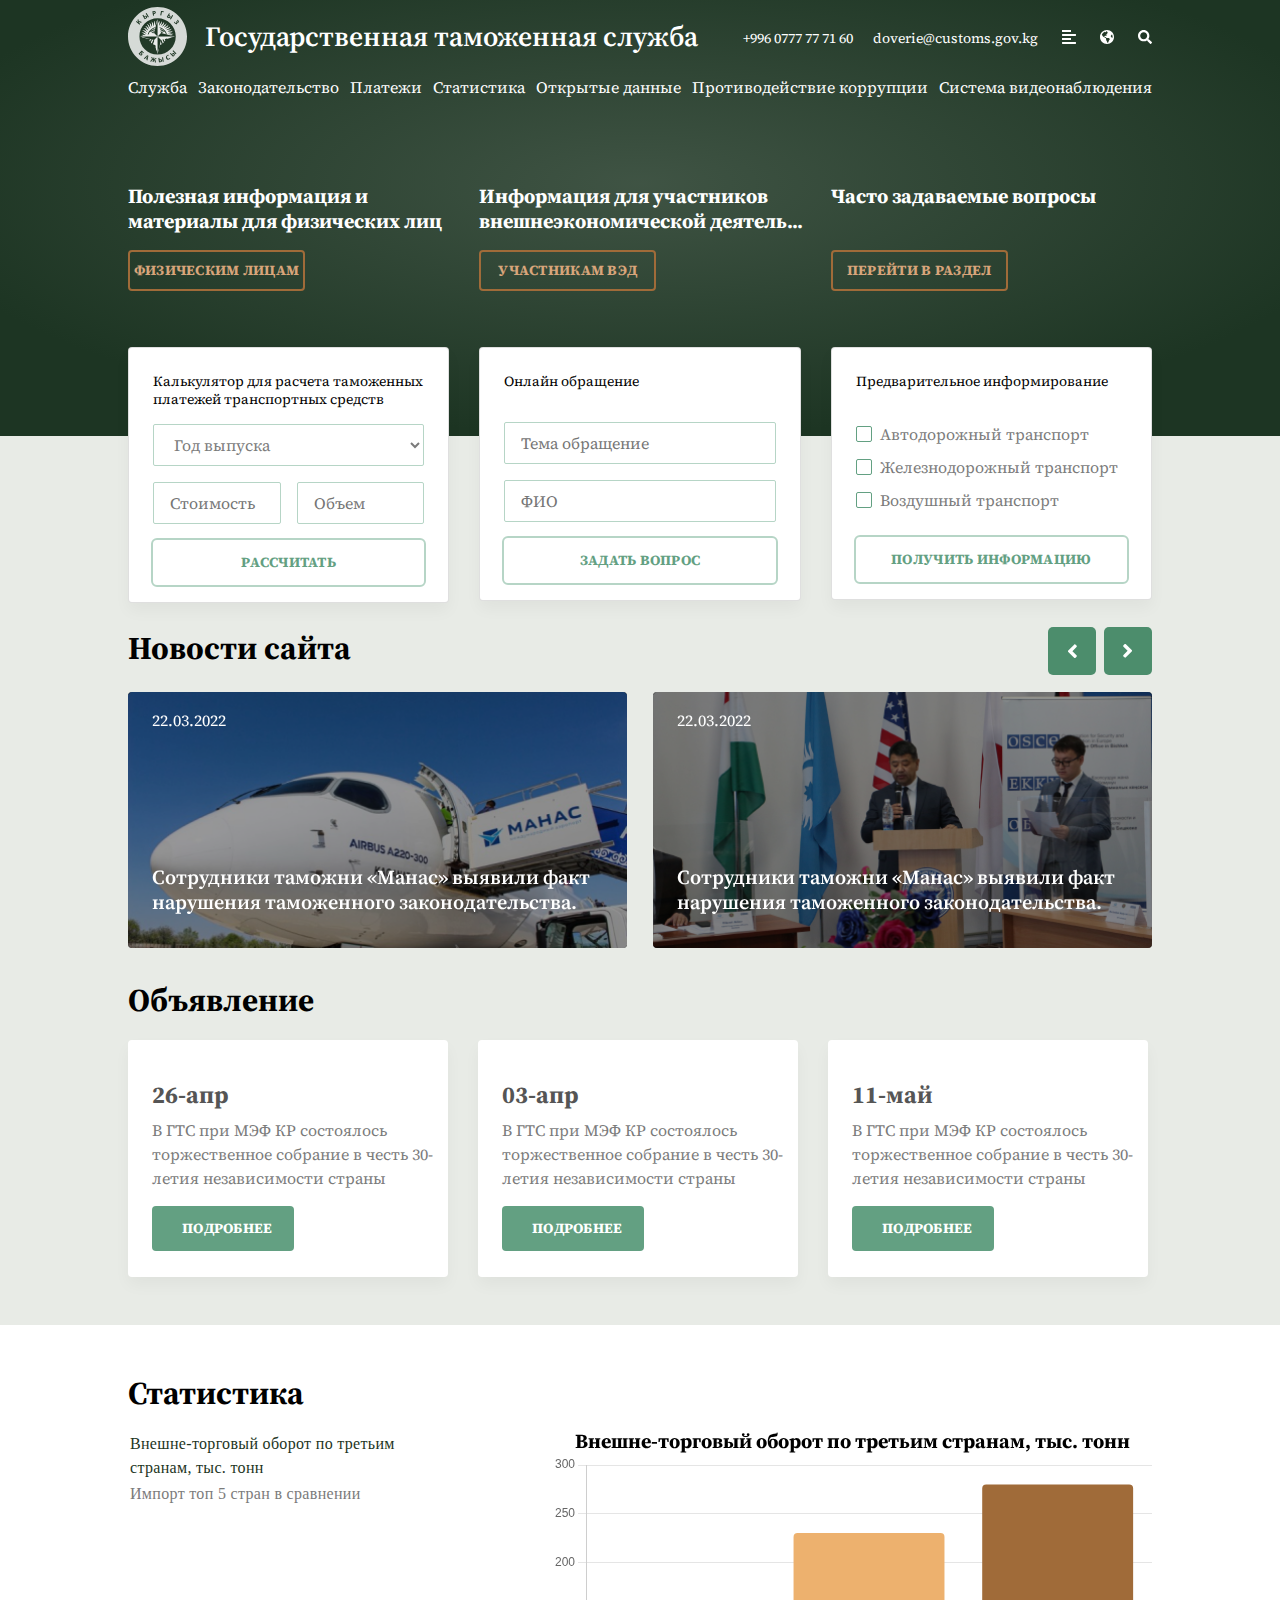
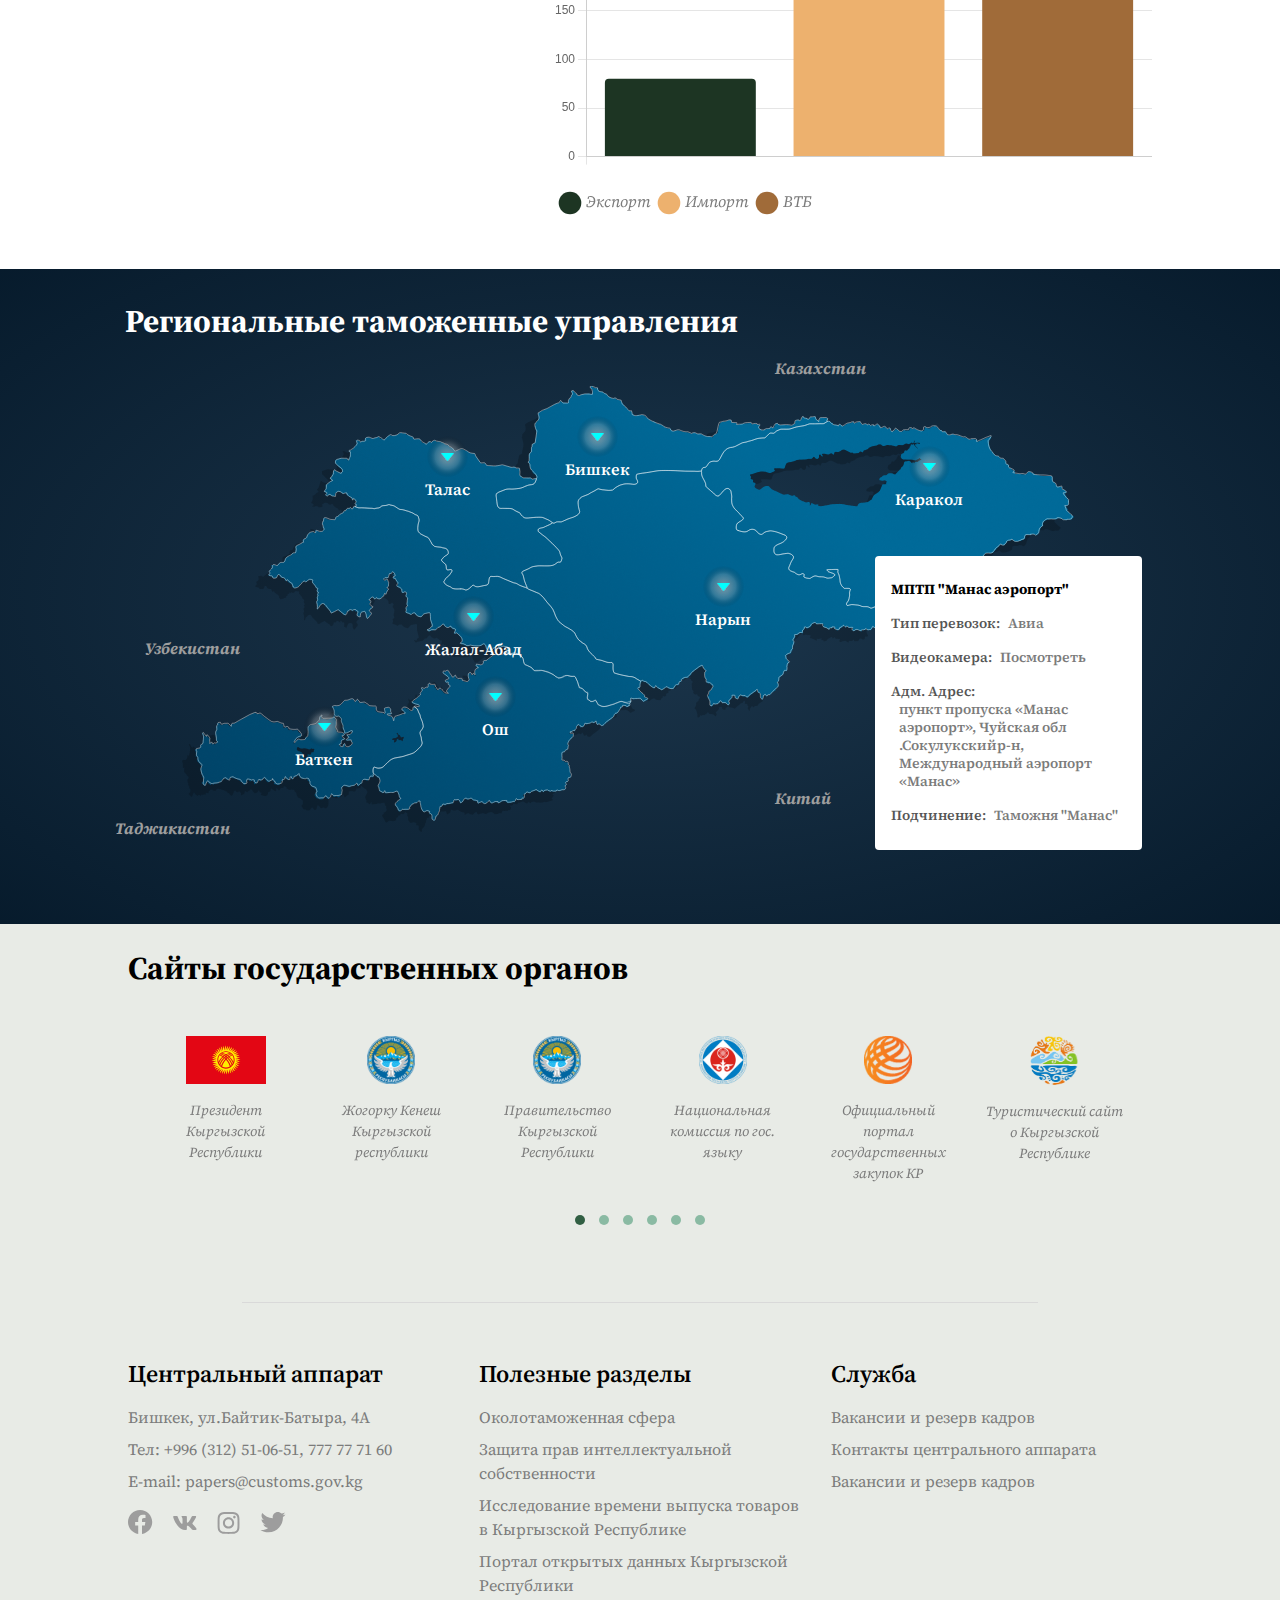
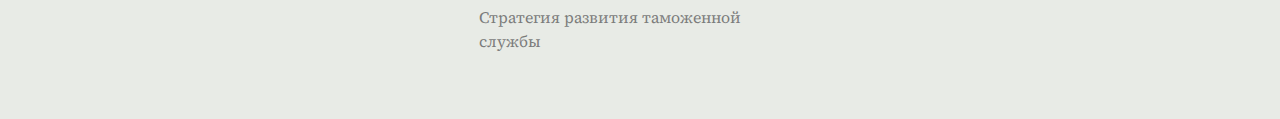
<file: index.html>
<!DOCTYPE html>
<html lang="en">
<head>
    <meta charset="UTF-8">
    <meta http-equiv="X-UA-Compatible" content="IE=edge">
    <meta name="viewport" content="width=device-width, initial-scale=1.0">
    <link rel="stylesheet" href="css/style.css">
    <link rel="stylesheet" href="css/app.css">
    <link rel="stylesheet" href="dist/css/owl.carousel.css">
    <link rel="stylesheet" href="dist/css/owl.theme.default.css">
    <title>ГТС</title>
</head>
<body>
    <header>
        <div class="header-background"></div>
        <div class="container">
            <div class="row banner">
                <div class="col-7 p-0 align-items-center brand" style="display: flex">
                    <img  class="brand-logo" src="images/logo/gts_logo.svg" alt="">
                    <span class="brand-name">Государственная таможенная служба</span>
                </div>
                <div class="col p-0 communication d-flex align-items-center justify-content-end">
                         <div class="communication_data">
                            <span class="communication-phone mr-3">+996 0777 77 71 60</span>
                            <span class="communication-email">doverie@customs.gov.kg</span>
                        </div>
                        <div>
                            <ul class="languages" style="left: -573px;padding-top: 3px;display: none; position: relative; animation-timing-function: cubic-bezier(.59,.31,.24,.86);opacity: 0">
                                <li><a href="#" class="d-flex align-items-center">
                                    <img class="mr-2" src="images/logo/goverments-logo/anthem.svg" width="36" height="21" alt="">
                                    Кыргызча</a></li>
                                <li><a href="#" class="d-flex align-items-center">
                                    <img class="mr-2" src="images/logo/goverments-logo/russia.svg" width="36" height="21" alt="">
                                    Русский</a></li>
                                <li><a href="#" class="d-flex align-items-center">
                                    <img class="mr-2" src="images/logo/goverments-logo/usa.svg" width="36" height="21" alt="">
                                    English</a></li>
                            </ul>
                            <div class="search mr-4" style="width: 100%;display: none; opacity: 0">
                                <form action="" method="post" class="d-flex search-form" >
                                    <label><input class="search-input" type="search" placeholder="Поиск по сайту..." required></label>
                                    <div class="d-flex" style="width: 100%;">
                                        <ul>
                                            <li><a href="#">ГТС</a></li>
                                            <li><a href="#">Таможня</a></li>
                                            <li><a href="#">Контрабанда</a></li>
                                            <li><a href="#">НПА</a></li>
                                            <li><a href="#">Статистика</a></li>
                                        </ul>
                                        <button class="d-flex align-items-center" type="submit"><img src="images/search-btn.svg" alt=""></button>
                                    </div>
                                </form>
                            </div>
                        </div>
                        <div class="header_link-icons" style="display: flex">
                            <img src="images/icons/column-icon.svg" alt="">
                            <img class="changeLanguage" src="images/icons/earth-icon.svg" alt="">
                            <img class="searchBtn" src="images/icons/search-icon.svg" alt="">
                        </div>
                        <div>
                        <img class="close-btn-language" src="images/close_btn.svg" width="23" height="23" alt="" style="display: none; opacity: 0">
                        <img class="close-btn-search" src="images/close_btn.svg" width="23" height="23" alt="" style="display: none; opacity: 0">
                    </div>
                </div>
            </div>
            <div class="row navigation">
                <div class="p-0 col nav">
                    <ul class="nav-item-links d-flex p-0 justify-content-between">
                        <li class="drop">
                            <a href="/html/service.html" class="nav-item-link">Служба</a>
                            <div class="dropdownContain">
                                <div class="dropOut">
                                    <div class="triangle"></div>
                                    <ul>
                                        <li><a href="/html/service.html" class="nav-item-link">История образования ГТС</a></li>
                                        <li><a href="/html/service.html" class="nav-item-link">Руководство ГТС</a></li>
                                        <li><a href="/html/service.html" class="nav-item-link">Общественный совет</a></li>
                                        <li><a href="/html/service.html" class="nav-item-link">Структура ГТС</a></li>
                                        <li><a href="/html/service.html" class="nav-item-link">Контакты</a></li>
                                        <li><a href="/html/service.html" class="nav-item-link">Вакансии и резерв кадров</a></li>
                                        <li><a href="/html/service.html" class="nav-item-link">Таможенные органы</a></li>
                                    </ul>
                                </div>
                            </div>
                        </li>
                        <li class="drop">
                            <a href="/html/service.html" class="nav-item-link">Законодательство</a>
                            <div class="dropdownContain">
                                <div class="dropOut">
                                    <div class="triangle"></div>
                                    <ul>
                                        <li><a href="/html/service.html" class="nav-item-link">История образования ГТС</a></li>
                                        <li><a href="/html/service.html" class="nav-item-link">Руководство ГТС</a></li>
                                        <li><a href="/html/service.html" class="nav-item-link">Общественный совет</a></li>
                                        <li><a href="/html/service.html" class="nav-item-link">Структура ГТС</a></li>
                                        <li><a href="/html/service.html" class="nav-item-link">Контакты</a></li>
                                        <li><a href="/html/service.html" class="nav-item-link">Вакансии и резерв кадров</a></li>
                                        <li><a href="/html/service.html" class="nav-item-link">Таможенные органы</a></li>
                                    </ul>
                                </div>
                            </div>
                        </li>
                        <li><a href="#" class="nav-item-link">Платежи</a></li>
                        <li><a href="#" class="nav-item-link">Статистика</a></li>
                        <li><a href="#" class="nav-item-link">Открытые данные</a></li>
                        <li><a href="#" class="nav-item-link">Противодействие коррупции</a></li>
                        <li><a href="#" class="nav-item-link">Система видеонаблюдения</a></li>
                    </ul>
                </div>
            </div>
            <div class="row information-for-people">
                <div class="row">
                    <div class="col-4">
                        <span class="header-text">Полезная информация и материалы для физических лиц</span>
                        <div>
                            <a href="#" class="information-btn-link">Физическим лицам</a>
                        </div>
                    </div>
                    <div class="col-4 col-4 pr-0">
                        <span class="header-text">Информация для участников внешнеэкономической деятель...</span>
                        <a href="#" class="information-btn-link">Участникам вэд</a>
                    </div>
                    <div class="col-4">
                        <span class="header-text">Часто задаваемые вопросы</span>
                        <div>
                            <a href="#" class="information-btn-link">Перейти в раздел</a>
                        </div>
                    </div>
                </div>
            </div>
            <div class="row online-services">
                <div class="row justify-content-between">
                    <div class="col-4">
                        <div class="card">
                            <div class="card-header-text">
                                <p>Калькулятор для расчета таможенных платежей транспортных средств</p>
                            </div>
                            <div class="card-content">
                                <form action="#" method="POST">
                                    <div class="select">
                                        <select name="" id="" class="select-form">
                                            <option value="" class="option-form" selected disabled>Год выпуска</option>
                                        </select>
                                    </div>
                                    <div class="service-input-place d-flex">
                                        <input class="mr-3" type="text" name="" required placeholder="Стоимость">
                                        <input type="text" name="" required placeholder="Объем">
                                    </div>
                                    <button type="submit" class="service-btn">Рассчитать</button>
                                </form>
                            </div>
                        </div>
                    </div>
                    <div class="col-4">
                        <div class="card">
                            <div class="card-header-text">
                                <p>Онлайн обращение</p>
                            </div>
                            <div class="card-content">
                                <form action="#" method="POST">
                                    <div class="service-input-place">
                                        <input class="mr-3" type="text" name="" required placeholder="Тема обращение">
                                        <input class="mt-3" type="text" name="" required placeholder="ФИО">
                                    </div>
                                    <button type="submit" class="service-btn">Задать вопрос</button>
                                </form>
                            </div>
                        </div>
                    </div>
                    <div class="col-4">
                        <div class="card">
                            <div class="card-header-text">
                                <p>Предварительное информирование</p>
                            </div>
                            <div class="card-content">
                                <form action="#" method="POST">
                                    <div class="service-input-place">
                                        <div class="survey__checkbox good">
                                            <label class="checkboxes d-flex">
                                                <input type="checkbox" class="custom-checkbox" name="auto" id="Auto" onclick="">
                                                <label for="Auto">Автодорожный транспорт</label>
                                            </label>
                                        </div>
                                        <div class="survey__checkbox ">
                                            <label class="checkboxes d-flex">
                                                <input type="checkbox" class="custom-checkbox" name="railway" id="Railway" onclick="">
                                                <label for="Railway">Железнодорожный транспорт</label>
                                            </label>
                                        </div>
                                        <div class="survey__checkbox ">
                                            <label class="checkboxes d-flex">
                                                <input type="checkbox" class="custom-checkbox" name="air" id="air" onclick="">
                                                <label for="air">Воздушный транспорт</label>
                                            </label>
                                        </div>
                                    </div>
                                    <button type="submit" class="service-btn">Получить информацию</button>
                                </form>
                            </div>
                        </div>
                    </div>
                </div>
            </div>
        </div>
    </header>


    <main>
        <section id="news-content" class="news-content">
            <div class="container">
                <div class="row ">
                    <div class="col p-0">
                        <span class="head-text">Новости сайта</span>
                        <div class="news-slider">
                            <div class="owl-carousel new-slider">
                                <div class="item">
                                    <a href="#">
                                        <div class="new-content">
                                            <p class="new-date">22.03.2022</p>
                                            <img src="images/news/1.png" alt="" class="new-img">
                                            <span class="new-description">Сотрудники таможни «Манас» выявили факт нарушения таможенного законодательства.</span>
                                        </div>
                                    </a>
                                </div>
                                <div class="item">
                                    <a href="#">
                                        <div class="new-content">
                                            <p class="new-date">22.03.2022</p>
                                            <img src="images/news/2.png" alt="" class="new-img">
                                            <span class="new-description">Сотрудники таможни «Манас» выявили факт нарушения таможенного законодательства.</span>
                                        </div>
                                    </a>
                                </div>
                            </div>
                        </div>
                    </div>
                </div>
            </div>
        </section>
        <section id="announcement-content" class="announcement-content">
            <div class="container">
                <div class="row ">
                    <div class="row">
                        <div class="col">
                            <span class="head-text">Объявление</span>
                        </div>
                    </div>
                    <div class="row d-flex justify-content-between mt-1">
                        <div class="col-sm-12 col-md-6 col-lg-4 col-xl-4 mt-3">
                            <div class="announcement-card">
                                <h5 class="announcement-date">26-апр</h5>
                                <p class="announcement-description">В ГТС при МЭФ КР состоялось торжественное собрание в честь 30-летия независимости страны</p>
                                <a href="#" class="announcement-link">Подробнее</a>
                            </div>
                        </div>
                        <div class="col-sm-12 col-md-6 col-lg-4 col-xl-4 mt-3">
                            <div class="announcement-card">
                                <h5 class="announcement-date">03-апр</h5>
                                <p class="announcement-description">В ГТС при МЭФ КР состоялось торжественное собрание в честь 30-летия независимости страны</p>
                                <a href="#" class="announcement-link">Подробнее</a>
                            </div>
                        </div>
                        <div class="col-sm-12 col-md-6 col-lg-4 col-xl-4 mt-3">
                            <div class="announcement-card">
                                <h5 class="announcement-date">11-май</h5>
                                <p class="announcement-description">В ГТС при МЭФ КР состоялось торжественное собрание в честь 30-летия независимости страны</p>
                                <a href="#" class="announcement-link">Подробнее</a>
                            </div>
                        </div>
                    </div>
                </div>
            </div>
        </section>
        <section class="chart-content pt-5 mt-5 pb-5" id="chart-content">
            <div class="container">
                <div class="row">
                    <div class="col">
                        <div class="row">
                            <h5 class="head-text">Статистика</h5>
                        </div>
                    </div>
                </div>
                <div class="row">
                    <div class="col p-0 d-flex justify-content-end chart-body">
                        <div class="owl-carousel charts owl-theme">
                        <div class="item" data-dot="<button>Внешне-торговый оборот по третьим странам, тыс. тонн</button>">
                            <div class="chart-container" style="position: relative; height:400px; width:600px">
                                <canvas id="myChart" height="200px"></canvas>
                            </div>
                        </div>
                        <div class="item" data-dot="<button>Импорт топ 5 стран в сравнении</button>">
                            <div class="chart-container" style="position: relative; height:300px; width:600px">
                                <canvas id="myChart-2" height="200px"></canvas>
                            </div>
                        </div>
                    </div>
                </div>
            </div>
        </section>
        <section id="custom-control" class="custom-control">
            <div class="container">
                <div class="row">
                    <div class="col p-0">
                        <div class="row">
                            <h5 class="head-text">Региональные таможенные управления</h5>
                        </div>
                    </div>
                </div>
                <div class="row position-absolute custom">
                    <div class="map d-flex">
                        <svg  viewBox="0 0 1172 581">
                            <a class="bishkek">
                            <path stroke="#ffffff90" stroke-width="1" class="part" d="m 455.08804,122.88152 c 0,0 2.32584,-0.58145 -1.35673,-5.42694 -3.68257,-4.84549 -7.55896,-4.84549 -7.36514,-12.40444 0,0 -1.35674,-3.10111 -2.32583,-3.10111 -0.9691,0 1.16291,-1.9382 1.16291,-1.9382 0,0 0.19382,-5.039305 0.19382,-7.946596 0,-2.907292 2.71347,-3.101111 2.90729,-4.070209 0.19382,-0.969097 0,-5.426944 0,
                            -5.426944 l 0.9691,-1.938194 v -2.519653 l 4.07021,-2.325833 1.45364,-10.36934 0.87219,-5.426944 -1.55055,-2.616563 c 0,0 -1.25983,-4.457847 -1.25983,-5.039305 0,-0.581459 0.0969,-2.422743 0.58146,-2.810382 0.48455,-0.387639 2.71347,-2.616563 2.71347,-2.616563 l 1.84129,-2.422743 c 0,0 0.87218,-1.647465 0.38763,-3.682569 -0.48454,-2.035104 -0.87218,
                            -2.422743 -0.87218,-2.810382 0,-0.387639 -0.29073,-2.035104 -0.29073,-2.035104 l 2.32583,-1.259826 c 0,0 2.81038,-2.035104 3.58566,-2.325834 0.77528,-0.290729 6.10531,-2.325833 6.10531,-2.325833 0,0 9.01261,-5.039305 9.40025,-5.233125 0.38763,-0.193819 4.0702,-1.841284 4.0702,-1.841284 l 2.13202,-0.29073 1.64746,-2.519652 0.9691,-0.969097 2.0351,2.519652 1.06601,
                            1.066007 h 5.42695 c 0,0 1.84128,0 1.84128,-0.387639 0,-0.387639 -0.19382,-2.616562 -0.19382,-2.616562 l 1.25983,-3.004201 2.22892,-1.550556 c 0,0 0.48455,-2.325833 0.67837,-2.713472 0.19382,-0.387639 1.93819,-0.969097 1.25983,-2.5196529 -0.67837,-1.5505555 -1.35674,-3.2949304 -1.35674,-3.2949304 l 2.61656,-0.6783681 c 0,0 1.06601,1.6474653 1.45365,1.9381944 0.38764,0.2907292 2.61656,1.8412847 2.61656,1.8412847 0,0 0.0969,1.5505553 0.58146,1.8412843 0.48455,0.29073 2.0351,0.969098 2.71347,1.259827 0.67837,0.290729 2.51965,-1.066007 2.51965,-1.066007 l 1.25983,-0.290729 4.26403,-0.969098 5.81458,0.19382 c 0,0 4.16712,0.678368 4.26403,0.290729 0.0969,-0.387639 0.0969,-3.6825693 0.0969,-3.6825693 l -0.87219,-2.8103819 -2.61656,-3.3918402 2.0351,-1.06600688 3.9733,1.25982638 1.25983,0.8721875 2.90729,0.1938194 v 1.6474652 c 0,0 0,0.4845486 0.77528,1.9381944 0.77527,1.4536458 4.26402,1.744375 4.26402,1.744375 0,0 2.32584,0.2907291 2.51966,0.678368 0.19382,0.3876389 2.42274,1.8412844 2.42274,1.8412844 0,0 2.42274,0.581459 2.51965,0.969097 0.0969,0.387639 0.9691,1.453646 1.35674,1.938195 0.38764,0.484548 0.19382,0.872187 3.0042,2.132014 2.81038,1.259826 4.84549,1.259826 4.84549,1.259826 l 1.45364,-0.678368 1.9382,0.484549 c 0,0 0.19381,0.969097 0.77527,1.259826 0.58146,0.290729 3.39184,0.775278 3.39184,0.775278 l 2.42275,0.678368 c 0,0 0.48455,2.810382 0.87218,3.39184 0.38764,0.581458 -0.19382,1.453646 1.74438,2.713472 1.93819,1.259826 2.90729,2.035104 3.58566,3.101111 0.67837,1.066007 1.74437,2.132014 2.22892,2.519653 0.48455,0.387639 1.9382,1.647465 2.03511,2.132014 0.0969,0.484548 3.19802,0 3.19802,0 l 0.58146,2.035104 0.29072,0.969097 c 0,0 -0.19382,1.938194 0.29073,2.325833 0.48455,0.387639 2.51966,0.775278 3.0042,1.066007 0.48455,0.290729 3.19803,0.19382 3.68257,0.19382 0.48455,0 4.65167,-0.969098 4.65167,-0.969098 0,0 0.67837,-0.678368 3.48875,0 2.81038,0.678368 3.10111,1.259827 3.39184,1.647466 0.29073,0.387639 3.0042,3.876388 3.39184,4.070208 0.38764,0.193819 4.74858,2.519653 4.74858,2.519653 l 4.16712,1.841284 5.42694,2.035104 c 0,0 2.22892,0.387639 2.51965,0.775278 0.29073,0.387639 2.90729,1.744375 3.39184,2.035104 0.48455,0.290729 -0.38764,0.678368 2.81038,1.647466 3.19803,0.969097 4.9424,1.162916 4.9424,1.162916 0,0 1.45365,0.581458 1.55056,1.162917 0.0969,0.581458 -0.29073,1.356736 0.87218,2.035104 1.16292,0.678368 2.61657,0.775278 2.61657,0.775278 l 4.16711,-1.162917 c 0,0 0.67837,-0.678368 1.16292,-0.581458 0.48455,0.09691 2.22892,-0.484549 3.48875,0.290729 1.25983,0.775278 3.77948,1.356736 4.26403,1.647465 0.48455,0.290729 4.07021,0.678368 4.07021,0.678368 0,0 2.13201,-0.193819 2.51965,0 0.38764,0.19382 2.51965,1.066007 3.0042,1.259826 0.48455,0.19382 1.93819,0.969098 1.93819,0.969098 l 1.64747,-0.969098 h 3.0042 l 3.68257,1.744375 4.36094,-0.290729 c 0,0 2.61656,1.550556 3.0042,1.744375 0.38764,0.19382 0.77528,0.290729 1.45364,0.678368 0.67837,0.387639 3.10112,1.066007 3.58566,1.162917 0.48455,0.09691 4.36094,0.09691 4.36094,0.09691 0,0 0.9691,0.290729 1.55056,0.09691 0.58146,-0.193819 0.87218,-0.290729 2.32583,-1.550555 1.45365,-1.259827 1.55056,-1.550556 1.93819,-1.744375 0.38764,-0.19382 0.9691,0.484548 1.55056,-0.678368 0.58146,-1.162917 1.55056,-3.682569 1.55056,-3.682569 l 1.25982,-6.202223 1.16292,-4.167118 c 0,0 -0.48455,-1.066006 2.42274,-1.550555 2.90729,-0.484549 1.45365,-0.872187 4.65167,-1.066007 3.19802,-0.193819 6.29913,-1.744375 6.29913,-1.744375 l 2.90729,0.19382 0.67837,3.19802 4.26403,0.09691 c 0,0 2.90729,0 2.81038,0.484549 -0.0969,0.484548 -0.38764,2.132013 -0.38764,2.132013 l 3.29493,-0.387638 c 0,0 3.77948,0.09691 4.36094,-0.19382 0.58146,-0.290729 2.42274,-1.938194 6.39604,-1.938194 3.9733,0 5.62076,-0.678368 5.71767,0.581458 0.0969,1.259826 1.64747,1.259826 2.03511,1.066007 0.38764,-0.193819 3.0042,-0.581458 3.39184,-0.484549 0.38764,0.09691 1.93819,0.19382 1.93819,0.19382 0,0 -0.0969,1.066007 0.48455,1.259826 0.58146,0.19382 2.90729,-0.387639 2.90729,-0.387639 0,0 1.45365,0.872188 0.38764,1.453646 -1.06601,0.581458 -1.35673,1.938194 -1.35673,1.938194 0,0 -0.48455,1.162917 0.0969,2.035105 0.58146,0.872187 2.13202,1.841284 2.81039,1.841284 0.67836,0 -1.74438,0.290729 2.32583,0.387639 4.07021,0.09691 2.13201,-0.872187 2.61656,-0.969097 0.48455,-0.09691 2.71347,-1.066007 2.71347,-1.066007 0,0 0.48455,0.290729 2.13202,0.09691 1.64746,-0.19382 2.13201,0.387639 2.32583,-0.678368 0.19382,-1.066007 0.87219,-1.647466 0.87219,-1.647466 0,0 0.77528,-0.09691 1.84128,0.775278 1.06601,0.872188 1.25983,0.872188 1.25983,0.872188 0,0 0.48455,-1.356736 0.9691,-2.422743 0.48455,-1.066007 1.84128,-3.004202 1.84128,-3.004202 l 3.0042,-0.872187 1.16292,1.647465 2.81038,0.581458 8.43115,-0.484548 c 0,0 3.9733,0.09691 5.52385,0.678368 1.55056,0.581458 2.32583,-0.387639 2.32583,-0.387639 l 2.9073,-1.744375 0.14536,-1.986649 c 0,0 0.29073,-1.79283 0.533,-1.938195 0.24228,-0.145364 2.61657,-0.775277 2.61657,-0.775277 0,0 2.42274,0.04846 2.5681,0.290729 0.14537,0.242274 0.87219,1.259826 1.06601,1.017552 0.19382,-0.242274 1.55056,-2.325833 1.55056,-2.325833 l 0.29073,-1.356736 c 0,0 0.62991,0.242274 0.77527,-0.29073 0.14537,-0.533003 -0.19382,-1.211371 0.19382,-1.453645 0.38764,-0.242275 1.45365,-0.823733 1.64747,-0.581459 0.19382,0.242275 -0.38764,0.775278 0.77528,1.550556 1.16291,0.775278 3.63411,0.823732 3.63411,0.823732 0,0 0.19382,0.823733 0.43609,0.969098 0.24228,0.145364 2.42275,0.193819 2.42275,0.193819 0,0 1.16291,-0.533003 1.16291,-1.114462 0,-0.581458 0.87219,-1.841284 0.87219,-1.841284 l 3.39184,-0.145365 c 0,0 3.29493,-0.581458 3.48875,-0.04846 0.19382,0.533004 -0.14536,1.066007 0.33919,1.986649 0.48454,0.920643 0.87218,1.841285 1.11446,2.083559 0.24227,0.242275 1.55055,0.920643 1.55055,0.920643 0,0 0.24228,0.920642 0.58146,0.920642 0.33919,0 1.35674,1.114462 1.11446,-0.145364 -0.24227,-1.259827 -0.58145,-1.550556 -0.38764,-1.744375 0.19382,-0.19382 0.62992,0.533003 0.9691,-0.339184 0.33919,-0.872188 0.29073,-1.695921 0.48455,-2.083559 0.19382,-0.387639 3.58566,-0.533004 3.58566,-0.533004 l 5.18467,-0.09691 c 0,0 1.93819,0.920643 1.88974,1.259827 -0.0485,0.339184 -0.14537,1.405191 -0.14537,1.405191 0,0 -1.5021,0.290729 -0.96909,1.259826 0.533,0.969097 1.25982,1.114462 1.25982,1.114462 l -5.4754,3.198021 c 0,0 -10.85388,0.193819 -11.0477,0.193819 -0.19382,0 -7.65587,0.04845 -7.65587,0.04845 0,0 -5.76613,1.938194 -6.0084,2.035104 -0.24228,0.09691 -9.31808,1.698689 -9.31808,1.698689 0,0 -4.38564,0.822306 -6.1673,1.644612 -1.78166,0.822307 -6.1673,1.781664 -6.1673,1.781664 h -7.81191 -3.28922 l -5.48204,2.329867 c 0,0 -3.28923,3.152174 -3.97448,3.152174 -0.68526,0 -4.65974,-0.685255 -5.20794,0 -0.54821,0.685256 -5.20794,5.070889 -5.20794,5.070889 l -1.37051,1.096408 c 0,0 -2.05577,0 -3.15218,0 -1.09641,0 -6.4414,0.822306 -6.4414,0.822306 l -8.36011,2.741021 c 0,0 -6.30435,1.644613 -6.85255,1.918715 -0.54821,0.274102 -4.38564,0.685255 -6.30435,1.644612 -1.91871,0.959358 -7.40076,3.563327 -8.08601,4.248583 -0.68526,0.685255 -7.40076,1.644612 -7.40076,1.644612 0,0 -5.48204,0.959357 -8.90831,7.126654 -3.42628,6.167297 -4.79679,8.223062 -4.93384,8.771267 -0.13705,0.548204 -1.78167,3.015124 -5.48204,2.192814 -3.70038,-0.822304 -8.77127,1.64461 -8.90832,2.19282 -0.13705,0.5482 -2.60397,4.38563 -2.60397,4.38563 0,0 -0.82231,1.50756 -1.64461,1.50756 -0.82231,0 -3.70038,0.27411 -3.83743,0.82231 -0.13705,0.5482 -1.64462,3.15217 -1.64462,3.15217 0,0 2.05577,1.37051 -3.01512,1.37051 -5.07089,0 -18.22779,-0.13705 -18.22779,-0.13705 0,0 -31.38469,-1.91871 -39.05954,-0.2741 -7.67486,1.64461 -20.83176,3.28923 -20.83176,3.28923 l -5.48204,1.0964 -0.54821,5.48205 c 0,0 7.53781,10.00472 -7.12665,7.5378 -14.66446,-2.46692 -24.39509,8.22307 -24.39509,8.22307 l -5.20794,0.41115 -10.14177,-1.23346 -3.83743,-1.09641 -7.53781,4.11153 c 0,0 -5.48204,3.28923 -6.03024,3.56333 -0.54821,0.2741 -8.22307,3.15217 -8.22307,3.15217 l -2.87807,2.32987 c 0,0 -1.91871,2.19282 -1.91871,3.15217 0,0.95936 -0.41116,2.60397 -0.13705,4.38564 0.2741,1.78166 -0.13706,1.23346 0.68525,4.52268 0.82231,3.28923 1.23346,5.07089 1.23346,5.07089 0,0 0.68526,2.32987 -3.15217,4.93384 -3.83743,2.60397 -7.40076,3.42627 -7.40076,3.42627 0,0 -2.60397,0.68526 -6.30435,2.32987 -3.70038,1.64461 -7.12665,3.28923 -7.81191,3.28923 -0.68525,0 -5.61909,-0.13705 -6.30434,0.13705 -0.68526,0.2741 -3.01513,1.78166 -3.97448,1.50756 -0.95936,-0.2741 -6.1673,-3.97448 -6.1673,-3.97448 l -8.63422,-3.70038 c 0,0 -7.81191,-0.13705 -8.90831,-0.13705 -1.09641,0 -12.8828,1.50756 -14.80152,0.82231 -1.91871,-0.68526 -4.24858,-3.70038 -5.20794,-4.38564 -0.95935,-0.68525 0.54821,-1.64461 -3.56332,-3.42627 -4.11153,-1.78167 -7.40076,-4.11153 -7.40076,-4.11153 0,0 -3.42628,-0.82231 -6.03025,-0.82231 -2.60397,0 -10.14177,0 -10.14177,0 0,0 -3.70038,0.5482 -4.52269,-6.4414 -0.8223,-6.9896 -1.23346,-10.27883 -1.23346,-10.27883 l 0.27411,
                            -2.87807 2.74102,-1.78166 10.00472,-3.97448 c 0,0 3.01513,-0.82231 5.75615,-0.54821 2.74102,0.27411 6.03024,-0.13705 7.12665,-0.13705 1.09641,0 7.26371,-0.8223 9.59357,-1.78166 2.32987,-0.95936 6.98961,-3.01512 6.98961,-3.01512 0,0 1.78166,-0.68526 4.93383,-0.82231 3.15218,-0.13705 4.65974,-2.74102 4.65974,-2.74102 l 1.64461,-3.83743 z"/></a>

                            <a class="karakol">
                            <path stroke="#ffffff90" stroke-width="1" class="part" /d="m 1170.6294,175.00605 c 0,0 -0.852,2.15654 -1.2751,2.4118 -0.4231,0.25526 -2.6385,0.70391 -3.1176,0.68225 -0.4792,-0.0217 -2.5329,-0.11447 -2.5329,-0.11447 0,0 0.5821,0.78085 -1.8139,0.67257 -2.3959,-0.10828 -3.3044,0.26223 -4.0327,-0.31945 -0.7282,-0.58167 0.1741,-0.81528 -1.7833,-1.5211 -1.9574,-0.70582 -3.1118,-0.96378 -3.1118,-0.96378 l -2.8907,0.21234 c 0,0 -0.037,0.82146 -0.734,1.06435 -0.6969,0.24288 -3.323,0.67296 -5.3051,0.51479 -1.9821,-0.15818 -0.2615,-0.2862 -2.7352,-0.19221 -2.4736,0.094 -3.8304,-0.24171 -3.8304,-0.24171 0,0 -1.6085,0.68185 -2.0316,0.93711 -0.4231,0.25526 -2.3549,2.02003 -2.3549,2.02003 0,0 -0.4669,-0.29548 -1.0702,0.91197 -0.6033,1.20745 -0.8211,1.47199 -0.9205,2.15346 -0.099,0.68146 -0.3326,1.28828 -0.3449,1.5621 -0.012,0.27382 0.4049,1.66459 0.1841,1.99759 -0.2209,0.333 -1.6863,0.88413 -2.6288,2.00765 -0.9425,1.12353 -0.7592,0.10288 -1.3127,1.72416 -0.5534,1.62128 -0.7711,1.88582 -0.7835,2.15964 -0.012,0.27383 -0.152,1.84521 -0.152,1.84521 0,0 0.1029,0.7592 -0.3326,1.28828 -0.4355,0.52909 -0.3017,0.60373 -1.1603,1.38807 -0.8586,0.78434 -0.2332,0.60682 -1.2817,1.0396 -1.0485,0.43278 -1.571,1.36951 -2.2308,0.79092 -0.6598,-0.57858 -0.7874,-0.79013 -0.7874,-0.79013 0,0 0.1524,-0.3361 -0.9429,-0.3856 -1.0953,-0.0495 -0.2646,-0.21774 -1.9852,-0.0897 -1.7207,0.12802 -2.4053,0.0971 -2.4053,0.0971 0,0 1.6805,0.7619 -1.1977,0.70041 -2.8783,-0.0615 -5.2089,-0.0982 -5.2089,-0.0982 l -1.4027,2.20026 c 0,0 -0.01,0.20536 -0.1926,1.22601 -0.1833,1.02065 0.087,1.10148 -0.4165,1.62747 -0.504,0.52599 0.3175,0.56311 -1.6956,1.08949 -2.013,0.52638 -0.753,-0.034 -2.3615,0.64782 -1.6085,0.68186 0.6722,0.30476 -2.3894,1.26393 -3.0615,0.95916 -0.8616,0.85279 -3.2669,0.94988 -2.4052,0.0971 -2.6106,0.0878 -2.6106,0.0878 0,0 -0.4637,-0.36394 -1.668,-1.03573 -1.2044,-0.67179 -1.4098,-0.68107 -1.6712,-0.96727 -0.2615,-0.28619 -0.2619,-1.79531 -1.1297,-0.8056 -0.8679,0.98971 -4.3093,1.24575 -4.3093,1.24575 0,0 -0.6161,-0.0279 -0.9769,0.36742 -0.3608,0.39526 -1.1046,0.15587 -1.5772,1.50641 -0.4726,1.35055 0.2151,1.31304 -0.9174,2.085 -1.1324,0.77197 0.075,-0.13381 -1.3408,0.83114 -1.4156,0.96496 0.5387,1.73924 -1.7888,1.63405 -2.3275,-0.10519 -1.9446,0.52947 -2.4644,-0.11138 -0.5198,-0.64085 0.065,-1.43757 -1.3911,-1.0918 -1.4562,0.34576 -1.5648,1.23259 -1.935,1.83322 -0.3701,0.60063 -3.2665,2.459 -3.2665,2.459 0,0 -0.7093,0.51671 -1.7234,1.7056 -1.014,1.18888 -0.1987,1.36292 -1.7543,2.39015 -1.5555,1.02722 -0.4567,2.51739 -2.8121,3.0283 -2.3553,0.51091 0.6568,0.64704 -2.7691,0.5608 -3.4259,-0.0862 -1.9821,-0.15818 -4.3905,0.007 -2.4083,0.16554 -3.1671,1.77754 -3.4626,2.24435 -0.2955,0.46682 -0.6841,1.47818 -1.6673,1.98251 -0.9831,0.50434 -4.8476,1.01564 -4.8476,1.01564 0,0 -0.6783,-0.16785 -1.4124,0.8965 -0.734,1.06435 -0.3017,0.60373 -1.0949,1.45962 -0.7932,0.85589 -0.8493,0.57897 -1.0171,1.25734 -0.1679,0.67837 -0.5411,1.34746 -0.5411,1.34746 0,0 -1.3722,0.007 -2.5143,-0.52521 -1.1421,-0.53178 -0.3458,-1.45613 -1.7489,-0.76499 -1.4032,0.69113 -0.6192,0.0406 -1.764,1.0864 -1.1448,1.04579 0.2928,1.11076 -1.8541,1.56249 -2.1469,0.45174 -1.9419,-1.0481 -2.5046,0.77855 -0.5627,1.82664 -0.2046,3.00895 -1.1815,3.37637 -0.977,0.36742 -2.0255,0.80021 -2.0255,0.80021 0,0 -1.817,0.74102 -2.044,1.21093 -0.227,0.46991 -1.3938,0.48577 -1.7392,0.53876 -0.3454,0.053 -1.0891,-0.18642 -1.0547,0.56969 0.034,0.75611 0.053,1.85449 0.053,1.85449 l -0.9209,0.64434 -1.7176,0.0596 c 0,0 -0.3542,1.76747 -1.2472,1.79571 -0.8931,0.0282 -1.6584,0.26803 -2.2714,0.17173 -0.6131,-0.0963 -0.3891,-0.49776 -2.1222,-0.0959 -1.733,0.40184 -1.1823,0.35814 -2.7753,0.69771 -1.5931,0.33958 -2.4145,0.30245 -2.7847,0.90308 -0.3701,0.60064 -1.6394,1.36642 -1.6765,2.18788 -0.037,0.82147 0.029,2.40214 0.029,2.40214 l -0.8648,0.92125 c 0,0 -1.173,0.15277 -1.7423,0.60721 -0.5693,0.45444 -1.6832,0.81567 -1.5834,1.64333 0.1,0.82765 0.6041,1.81078 -0.3136,2.38666 -0.9178,0.57589 -3.1455,1.29835 -3.1455,1.29835 l -1.38808,-1.16026 c 0,0 -0.95219,-0.18022 -1.31922,0.35195 -0.36702,0.53218 -0.39487,1.14828 -1.48707,1.03032 -1.09219,-0.11795 -1.52497,-1.16645 -1.52497,-1.16645 0,0 0.11795,-1.09219 -1.20746,-0.60333 -1.3254,0.48886 -2.29267,2.16003 -2.3735,2.43076 -0.0808,0.27073 -0.49427,1.82974 -0.78666,2.2281 -0.29238,0.39836 -0.44476,0.73445 -2.4671,1.4662 -2.02234,0.73174 -3.76467,1.33895 -3.76467,1.33895 0,0 -0.34189,1.49365 -2.60711,1.52847 -2.26522,0.0348 -3.27968,-0.28542 -3.91125,0.029 -0.63157,0.31443 -2.22152,0.58555 -2.39865,1.46929 -0.17713,0.88373 1.20474,2.1809 -0.58438,2.30583 -1.78913,0.12493 -2.43926,0.8501 -3.71517,0.24367 -1.27591,-0.60643 -1.95428,-0.77428 -1.95428,-0.77428 0,0 -0.55963,1.75819 -2.11554,1.2763 -1.55592,-0.48189 -1.38498,-1.22872 -2.35264,-1.06666 -0.96766,0.16205 -3.77124,-0.0332 -3.77124,-0.0332 0,0 -2.94669,-0.0646 -2.85967,-0.47222 0.087,-0.40764 1.34048,-2.34026 -0.60412,-1.81079 -1.9446,0.52948 -3.43167,1.5598 -3.78014,1.68124 -0.34846,0.12144 -1.30065,-0.0588 -2.03162,0.93711 -0.73096,0.9959 -2.24627,1.1332 -2.16195,2.30314 0.0843,1.16993 0.082,4.25662 0.082,4.25662 0,0 -1.07555,4.06712 -1.23102,4.47167 -0.15548,0.40454 -0.45985,2.58584 -0.51554,3.81804 -0.0557,1.23221 0.15704,5.63193 0.15704,5.63193 0,0 0.13731,1.5153 -1.69513,2.59861 -1.83245,1.08331 -2.86586,-0.33531 -3.78672,0.30903 -0.92086,0.64434 -0.53218,-0.36703 -1.41862,1.03341 -0.88643,1.40045 -2.44505,2.49613 -2.79971,2.75448 -0.35465,0.25836 -0.613,-0.0963 -2.14687,0.45174 -1.53387,0.54804 -3.12073,0.7507 -3.12073,0.7507 0,0 -0.86478,0.92125 -1.21634,1.11115 -0.35156,0.1899 -1.61818,-0.6219 -1.88582,-0.77118 -0.26763,-0.14929 -1.10805,-1.2848 -2.57037,-0.80212 -1.46232,0.48267 -5.50469,-1.14053 -7.92269,-2.27874 -2.41799,-1.13821 -4.30651,-0.33182 -6.021,-0.34071 -1.71448,-0.009 -1.12971,-0.80561 -3.03719,-1.0976 -1.90748,-0.292 -2.10665,-0.43819 -4.34364,0.48964 -2.23699,0.92783 -4.24695,1.38576 -4.24695,1.38576 l -3.89309,-1.89083 c 0,0 -0.19918,-0.1462 -2.9374,-0.26995 -2.73823,-0.12375 -4.39354,0.0758 -5.47336,-0.31596 -1.07982,-0.39178 -1.60581,-0.89572 -3.77783,-1.40546 -2.17201,-0.50973 -4.22568,-0.60255 -4.22568,-0.60255 0,0 -3.40732,-0.49697 -5.53872,-0.38751 -2.13141,0.10946 -4.99687,1.28327 -5.40761,1.26471 -0.41073,-0.0186 -2.34026,-1.34049 -1.08679,-3.27311 1.25347,-1.93262 2.55992,-3.51986 3.09131,-6.17107 0.5314,-2.65121 0.73019,-4.01413 0.61763,-6.07708 -0.11255,-2.06295 0.77968,-5.10943 0.77968,-5.10943 0,0 1.46812,-2.1287 -2.29694,-2.29886 -3.76506,-0.17016 -5.01892,0.25334 -5.01892,0.25334 l -2.44932,-1.96277 c 0,0 -1.43487,-1.64255 -2.13219,-2.90878 -0.69733,-1.26624 -1.29526,-3.21393 -1.40432,-3.83622 -0.10907,-0.62229 -0.16864,-2.33987 -0.38368,-3.6529 -0.21504,-1.31303 -0.72285,-3.73682 -0.76346,-4.35602 -0.0406,-0.61919 -1.16453,-3.07083 -1.16453,-3.07083 0,0 -0.9464,-1.82625 -0.84391,-2.57617 0.10249,-0.74992 0.53449,-2.71966 0.20149,-2.9405 -0.333,-0.22084 -6.64329,-0.23165 -7.40249,-0.12877 -0.7592,0.10288 -7.55797,0.27578 -7.55797,0.27578 0,0 1.39774,2.46401 2.54602,2.85889 1.14828,0.39487 5.06611,1.73806 5.33684,1.81889 0.27073,0.0808 3.88689,2.02774 3.10604,2.60981 -0.78086,0.58207 -3.77666,3.1219 -4.19667,3.30871 -0.42002,0.1868 -5.25213,0.86015 -6.13277,0.61457 -0.88065,-0.24559 -4.32238,-1.49866 -5.20921,-1.60734 -0.88683,-0.10867 -4.58962,-0.13883 -5.95564,-0.26916 -1.36602,-0.13033 -4.44692,-1.77867 -6.41008,-0.83847 -1.96317,0.94021 -5.14267,2.99157 -5.56269,3.17837 -0.42002,0.18681 -4.5057,-0.47801 -4.5057,-0.47801 0,0 -3.51328,-1.18772 -3.56008,-1.67 -0.0468,-0.48228 0.31674,-2.45512 0.40067,-2.7943 0.0839,-0.33919 -1.00248,-2.10317 -2.7479,-1.42751 -1.74542,0.67567 -2.75949,1.86456 -5.27069,1.27089 -2.51121,-0.59366 -4.80196,-3.02943 -4.80196,-3.02943 0,0 -6.0183,-1.91829 -6.85873,-3.0538 -0.84042,-1.13551 -1.38846,-2.66938 -0.71048,-4.01064 0.67798,-1.34127 1.23761,-3.09946 2.08034,-5.05064 0.84273,-1.95119 2.98264,-5.28425 2.98264,-5.28425 0,0 2.13372,-3.19615 0.41575,-4.6457 -1.71797,-1.44955 -1.62477,-1.9941 -3.72524,-2.5692 -2.10046,-0.5751 -1.45343,-1.23181 -5.24942,-0.71742 -3.796,0.5144 -7.95594,1.49252 -7.95594,1.49252 0,0 -5.05604,1.07481 -6.43792,-0.22237 -1.38188,-1.29717 -2.21921,-2.50113 -2.13568,-4.34944 0.0835,-1.8483 -0.47417,-4.68592 1.30219,-6.04614 1.77636,-1.36022 0.61571,-1.48128 5.01504,-3.20312 4.39933,-1.72185 6.73572,-3.33114 7.4574,-4.12167 0.72168,-0.79053 7.72154,-5.41305 -0.77393,-8.67801 -8.49547,-3.26496 -12.42567,-4.33432 -12.42567,-4.33432 0,0 -3.95187,-0.59018 -4.29105,-0.6741 -0.33919,-0.0839 -7.9687,0.25721 -11.22246,3.95151 -3.25376,3.69429 -9.31733,-4.81121 -9.31733,-4.81121 0,0 -5.34651,-3.12264 -10.04402,0.6436 -4.69752,3.76623 -15.45551,-1.04149 -15.45551,-1.04149 0,0 -2.61255,-7.45779 3.00931,-10.42769 5.62186,-2.96991 7.33905,-4.5386 4.70601,-6.98984 -2.63304,-2.45125 -4.44151,-4.93382 -4.44151,-4.93382 0,0 -5.53061,-5.12023 -6.94073,-7.31042 -1.41011,-2.19019 -2.18208,-3.32261 -2.86123,-6.50869 -0.67915,-3.18609 0.0135,-7.88787 0.0135,-7.88787 l -1.14095,-8.14583 c 0,0 -4.1093,-7.73122 -10.80632,0.81492 -6.69702,8.54615 -6.71907,7.51622 -14.10457,0.94025 -7.38549,-6.57597 -8.84201,-7.73933 -8.84201,-7.73933 0,0 0.26994,-2.9374 -0.0352,-3.77434 -0.30515,-0.83693 -2.96063,-5.82723 -3.08516,-6.10724 -0.12454,-0.28001 -1.57217,-3.15785 -1.88042,-3.92633 -0.30825,-0.76848 -0.40263,-4.75128 -0.40263,-4.75128 l -0.29896,-0.97385 c 0,0 0.12645,-4.3158 2.01807,-5.19064 1.89162,-0.87485 3.54113,0.57161 6.57985,-4.43572 3.03872,-5.007324 7.68133,-4.52312 10.47873,-4.19091 2.7974,0.33222 5.29544,-1.818536 6.85018,-5.863998 1.55474,-4.045462 4.30147,-7.145312 4.30147,-7.145312 l 2.95209,-3.090569 c 0,0 1.97245,-1.145574 2.32091,-1.267016 0.34847,-0.121443 3.35084,-1.289065 3.35084,-1.289065 l 2.61369,-0.156258 2.85619,-0.968443 c 0,0 1.63157,-0.557815 1.73166,-0.626048 0.1001,-0.06823 2.05915,-1.022537 2.28244,-1.133706 0.22329,-0.11117 3.97526,-2.100043 3.97526,-2.100043 l 2.60582,-1.313109 2.42123,-0.448373 3.37169,-0.55093 c 0,0 2.17907,-0.992866 2.95902,-1.078877 0.77996,-0.08601 2.89311,-0.69382 2.89311,-0.69382 l 0.8495,-0.186207 1.47943,-0.481901 c 0,0 2.04332,-0.816543 2.62046,-1.064842 0.57713,-0.248298 2.65942,-0.788698 2.65942,-0.788698 l 2.52957,-0.571632 3.26788,-0.212436 2.16873,-0.176367 1.28818,-0.04467 c 0,0 1.28615,0.04227 2.5315,-1.162537 1.24535,-1.204802 2.18168,-2.191417 2.18168,-2.191417 l 2.28407,-2.34906 c 0,0 1.34939,-1.019394 3.09114,-0.854932 1.74175,0.164462 3.23076,0.609032 4.29385,-0.526194 1.06309,-1.135226 3.06967,-2.656533 4.62065,-3.203796 1.55098,-0.547263 2.66618,-1.697283 7.49231,-1.479168 4.82612,0.218115 8.23169,-0.0052 9.94598,-0.750916 1.71429,-0.745669 7.23695,-2.279557 7.40964,-2.30605 0.17268,-0.02649 5.97401,-0.89613 5.97401,-0.89613 0,0 4.0091,-0.676254 4.18333,-0.736975 0.17423,-0.06072 4.04468,-1.463494 4.04468,-1.463494 0,0 2.21823,-1.271657 5.15873,-1.070167 2.9405,0.20149 6.34143,0.08081 6.34143,0.08081 l 6.69608,-0.177542 c 0,0 3.57226,0.641616 5.53368,-1.018923 1.96143,-1.660539 5.1798,-3.813034 7.00394,-0.918179 1.82414,2.894856 6.21478,3.642053 6.42169,3.617106 0.20692,-0.02495 3.33577,0.562332 3.33577,0.562332 l 0.7766,1.029732 c 0,0 0.24714,-0.914869 0.65767,-1.650865 0.41054,-0.735996 1.29254,-1.279197 1.45903,-1.168779 0.1665,0.110418 1.49869,1.748322 1.62941,1.891421 0.13072,0.143099 1.60581,0.895719 1.74427,0.867679 0.13846,-0.02804 3.44559,-1.867844 3.52178,-2.035889 0.0762,-0.168046 2.40639,-1.640429 2.6864,-1.764965 0.28001,-0.124536 4.50221,-0.962648 4.50221,-0.962648 l 1.9943,-0.870205 c 0,0 2.55142,-0.296262 2.57946,-0.157804 0.028,0.138458 0.0205,1.064156 0.33184,1.764182 0.31134,0.700026 1.33005,-0.591546 1.33005,-0.591546 0,0 1.0686,-0.877744 2.79237,-1.074221 1.72376,-0.196477 4.16477,-0.326241 4.16477,-0.326241 0,0 0.87639,1.857388 1.36196,2.496693 0.48558,0.639304 1.85798,1.387284 1.85798,1.387284 0,0 1.71583,-0.779897 1.85584,-0.842165 0.14,-0.06227 2.65565,-0.325849 2.85792,-0.248112 0.20228,0.07774 0.52445,0.538168 0.91971,0.899009 0.39527,0.360841 0.25855,1.109213 1.1125,0.427554 0.85396,-0.681658 1.4747,-0.756497 1.61006,-0.716082 0.13537,0.04042 1.23549,0.741793 1.43158,0.956441 0.19608,0.214648 0.77351,1.098188 1.04733,1.110564 0.27383,0.01237 0.39817,-0.462174 1.10747,-0.978881 0.70931,-0.516707 2.82215,-0.215431 2.82215,-0.215431 0,0 -0.90789,2.634191 1.35848,1.05603 2.26638,-1.578161 2.6133,-1.665375 2.70187,-2.107243 0.0886,-0.441868 1.43293,0.167654 1.91695,0.841186 0.48403,0.673532 1.82066,1.454193 1.88138,1.628426 0.0607,0.174233 0.65555,2.190385 0.65555,2.190385 0,0 0.79517,0.618999 2.61524,-0.190485 1.82007,-0.809484 2.23679,-1.682391 3.1828,-1.365255 0.946,0.317136 1.68354,0.693446 2.13489,1.331204 0.45134,0.637757 0.85608,1.547791 1.49559,1.816777 0.6395,0.268986 2.27276,-0.960514 2.27276,-0.960514 0,0 1.45922,-0.414219 1.79551,0.492721 0.33629,0.906939 0.80194,2.745764 0.80194,2.745764 0,0 0.72981,0.54745 1.02239,0.90365 0.29259,0.3562 0.61031,1.673874 1.09704,0.769832 0.48673,-0.904041 1.38419,-1.789519 1.38419,-1.789519 0,0 0.36896,0.942714 1.0454,-0.364327 0.67643,-1.30704 0.92007,-3.662573 3.43167,-1.559794 2.51159,2.102779 3.62893,3.182209 3.79852,3.224172 0.16959,0.04196 2.17047,0.543964 2.73823,0.123753 0.56775,-0.420212 1.86647,-1.836319 2.24917,-1.956214 0.38269,-0.119896 3.65599,-0.452128 3.82558,-0.410166 0.16959,0.04196 3.01514,0.06767 3.12401,-0.0646 0.10888,-0.13227 0.0849,-2.637089 1.9036,-2.657786 1.81872,-0.0207 2.3975,0.07406 2.7042,0.876765 0.3067,0.802709 0.89495,1.446654 1.12816,0.839835 0.23322,-0.60682 0.88006,-2.018091 1.54915,-1.644874 0.66908,0.373216 0.68939,0.682814 1.3227,1.088711 0.63331,0.405897 2.91595,1.503694 3.51967,1.805361 0.60373,0.301667 2.65914,1.114813 2.89873,1.125642 0.2396,0.01083 2.46306,0.900164 3.42743,0.05201 0.96437,-0.848156 1.1154,-0.39546 1.46966,-2.162932 0.35426,-1.767471 -0.19996,-3.164428 1.1707,-3.13678 1.37066,0.02765 1.94634,0.190858 2.28088,0.377466 0.33455,0.186608 -0.27826,0.844867 2.39615,0.862843 2.67441,0.01798 4.10076,-1.186577 4.10076,-1.186577 0,0 0.90055,-0.953934 2.38627,-1.195468 1.48572,-0.241533 5.25078,-0.07137 5.89202,0.917945 0.64125,0.989317 1.42095,1.950594 2.01075,2.560312 0.5898,0.609717 1.23124,2.353593 2.15075,2.498043 0.91951,0.14445 1.46097,0.306112 2.19233,0.819334 0.73135,0.513222 -0.4322,1.215185 2.41799,1.138212 2.8502,-0.07697 2.8409,0.128394 3.669,1.537727 0.828,1.409332 0.2075,2.23873 2.5988,2.449698 2.3913,0.210967 1.4578,0.374567 3.7571,-0.41326 2.2993,-0.787827 3.3075,-0.330686 4.5912,0.104603 1.2836,0.435288 2.1126,-0.453284 5.5855,0.869794 3.4729,1.323078 4.9137,2.074152 6.174,2.268299 1.2602,0.194147 1.2848,-1.108057 3.7107,0.613575 2.4259,1.721632 2.2082,1.986173 4.3802,2.49591 2.172,0.509736 -0.3845,-0.600436 3.4272,-0.702552 3.8117,-0.102115 5.2647,-0.379423 5.8079,0.50257 0.5432,0.881993 -0.9261,4.554043 1.6172,2.919802 2.5433,-1.634241 2.2463,-1.133199 5.8507,-2.719486 3.6043,-1.586287 5.2937,-2.53887 7.7983,-3.317416 2.5046,-0.778545 6.3342,-3.555072 3.5895,1.019668 -2.7448,4.574741 -3.5325,3.030044 -3.1163,5.964159 0.4162,2.934115 0.4384,4.718603 1.156,6.294434 0.7177,1.575831 0.7739,2.607306 1.8696,4.165925 1.0957,1.55862 2.6565,2.692387 2.8137,3.008172 0.1572,0.315785 0.028,0.893017 1.6296,2.645979 1.6013,1.752962 1.7321,1.896061 3.3922,2.348366 1.6602,0.452304 2.3026,-0.101724 3.8805,1.410096 1.578,1.511821 0.2058,1.5184 2.6251,1.867825 2.4194,0.349426 2.4331,-0.713184 3.6875,1.126993 1.2545,1.840176 2.5099,1.382448 2.5882,3.443851 0.078,2.0614 -0.7197,2.26542 0.6792,3.18608 1.3989,0.92067 2.0364,-0.28524 2.6467,1.38864 0.6103,1.67387 -0.5501,2.30738 0.8457,3.2965 1.3958,0.98912 0.725,-0.10442 2.5922,1.07749 1.8673,1.18192 3.7995,0.92627 4.2574,2.93623 0.4579,2.00997 -4.9079,2.35052 0.8861,3.16114 5.794,0.81062 5.3569,1.37393 8.8464,0.81139 3.4895,-0.56255 5.018,2.04456 6.833,-0.17136 1.8151,-2.21592 2.4886,-2.69994 4.1161,-2.28341 1.6274,0.41653 0.6611,-0.2102 3.4183,1.01193 2.7572,1.22214 -2.0997,2.44314 5.0151,2.86758 7.1147,0.42444 4.4045,0.43915 9.2726,0.48767 4.8681,0.0485 8.6447,0.77283 8.6447,0.77283 0,0 4.2838,-0.33995 4.0007,2.70303 -0.283,3.04298 0.094,4.36962 0.6747,5.46298 0.5811,1.09336 3.7847,1.04412 4.4035,3.4488 0.6189,2.40469 0,4.31684 3.4289,3.55027 3.43,-0.76656 4.2304,-2.37954 4.4467,0.34648 0.2164,2.72602 -0.7542,1.66357 1.3715,2.92374 2.1258,1.26018 6.0559,3.37797 4.0781,4.21017 -1.9777,0.8322 -4.9991,-1.002 -3.3856,1.93267 1.6135,2.93468 1.7497,2.06776 3.4313,4.56897 1.6817,2.50122 4.1038,1.49509 3.1937,4.46123 -0.9101,2.96613 1.6382,4.53643 -1.3406,6.05095 -2.9787,1.51453 -4.634,-1.56755 -3.0049,2.09539 1.6291,3.66295 0.6766,4.34747 2.7386,5.94429 2.062,1.59683 1.8506,0.90821 3.6003,2.97597 1.7498,2.06775 2.7728,1.96848 3.0195,2.94971 0.2467,0.98124 -0.1008,1.80467 -0.1008,1.80467 z" /></a>
                            <path stroke="#ffffff90" stroke-width="1" /d="m 292.59965,428.71929 3.42019,2.63197 c 0,0 1.25315,3.59578 1.73505,4.6793 0.4819,1.08352 1.7989,3.26653 1.93559,4.15749 0.13669,0.89097 0.41805,2.4963 1.22122,4.30217 0.80317,1.80587 2.57015,5.77878 2.49033,7.54475 -0.0798,1.76596 1.1404,2.17502 -0.21549,4.7681 -1.35589,2.59308 -3.74742,4.60848 -3.65862,6.55902 0.0888,1.95054 1.3659,5.01653 1.51057,5.7309 0.14467,0.71437 0.41805,2.49629 0.37814,3.37928 -0.0399,0.88298 1.12444,2.52821 1.04463,4.29418 -0.0798,1.76596 -1.6123,4.35106 -3.0969,5.87658 -1.48461,1.52552 -6.11501,6.09409 -8.47461,7.40311 -2.3596,1.30901 -8.98147,2.95627 -12.40065,4.2174 -3.41918,1.26112 -12.8187,1.7211 -17.00811,4.36308 -4.18942,2.64197 -6.08308,5.3877 -7.7363,6.72865 -1.65322,1.34094 -3.60275,5.32284 -9.25384,5.06744 -5.65108,-0.2554 -6.32367,-2.77717 -7.19142,-0.1887 -0.86775,2.58846 -0.40864,5.58099 -0.40864,5.58099 0,0 0.57375,1.84028 0.40213,2.17662 -0.17161,0.33635 -0.50495,0.79051 -0.43951,1.41911 0.0654,0.62859 1.60818,1.79318 -0.0776,1.71699 -1.68578,-0.0762 -3.30348,-0.27442 -3.60138,0.0875 -0.29789,0.36192 -1.07375,1.60941 -1.16582,2.26217 -0.0921,0.65276 0.084,0.91097 -0.62541,1.37942 -0.70938,0.46845 1.9671,1.4653 -1.54503,0.96247 -3.51213,-0.50283 -4.83758,-0.93811 -5.77959,-0.16736 -0.94201,0.77076 -1.60324,0.866 -1.79724,2.39005 -0.19401,1.52404 0.56651,1.30816 -0.81537,2.1216 -1.38188,0.81344 -1.0302,-0.0466 -2.05299,1.12721 -1.02278,1.17377 -1.73903,2.48652 -2.82761,1.65527 -1.08858,-0.83124 -0.54835,-2.4022 -1.299,-2.40485 -0.75065,-0.003 -1.4415,0.74818 -1.83446,1.13709 -0.39296,0.3889 -0.25221,1.42757 -2.01312,1.62952 -1.76092,0.20196 -0.95066,0.26986 -3.66222,0.74166 -2.71157,0.47181 -2.13818,0.93567 -4.11638,0.40832 -1.97821,-0.52735 -2.76167,-1.18839 -3.42712,-0.9995 -0.66546,0.1889 -2.11455,-0.97146 -3.38126,0.75436 -1.26671,1.72582 -2.11119,1.03074 -2.05404,2.53485 0.0572,1.50412 1.35015,2.65742 0.41291,5.39915 -0.93724,2.74173 0.94731,3.26485 -1.61663,3.93102 -2.56394,0.66617 -2.6419,1.00675 -5.5764,0.87413 -2.93451,-0.13263 -3.37985,0.72314 -5.17534,-1.07851 -1.79548,-1.80165 -0.90868,-2.04311 -1.97379,0.0672 -1.06512,2.11032 -0.11428,2.52867 -1.43091,3.2825 -1.31663,0.75382 -0.88063,2.18121 -2.82215,0.84219 -1.94153,-1.33902 -1.91385,-4.02802 -3.96665,-2.2126 -2.05281,1.81542 0.3554,2.51862 -3.16661,2.23431 -3.522,-0.2843 -5.44429,1.41189 -7.51123,-1.9974 -2.06693,-3.4093 -0.94784,-5.32948 -0.80463,-5.72967 0.14321,-0.4002 1.52422,0.88221 0.32999,-2.45636 -1.19424,-3.33857 -9e-4,-3.44105 -2.95692,-4.48182 -2.95603,-1.04077 -3.04104,-0.5441 -3.98499,-1.80676 -0.94396,-1.26265 -1.94747,-2.21781 -1.91554,-2.9242 0.0319,-0.70638 -0.11366,-2.7044 -0.11366,-2.7044 0,0 0.29243,0.45116 -0.63883,-1.09246 -0.93125,-1.54362 0.37673,-2.79835 -2.99201,-3.01316 -3.36873,-0.21481 -0.38272,1.5468 -5.38645,0.13195 -5.00372,-1.41486 -3.23575,-1.7729 -4.60124,-3.39871 -1.36549,-1.62581 0.14919,-4.68554 -2.1687,-1.8498 -2.31789,2.83574 -4.94057,1.34081 -5.26086,2.89043 -0.32029,1.54962 -1.18276,2.63679 -1.18276,2.63679 0,0 -1.46707,0.6219 -2.16269,-0.59825 -0.69562,-1.22015 -0.36687,-2.95708 -1.29459,-1.8103 -0.92772,1.14679 -0.70655,0.40602 -1.01837,1.76833 -0.31183,1.36231 0.79509,1.78772 -0.46492,1.98103 -1.26001,0.19331 -1.50693,0.11958 -2.28192,-0.72877 -0.77499,-0.84836 -0.23246,0.99051 -1.82512,-1.14607 -1.59266,-2.13659 -1.37149,-2.87736 -2.06922,-1.28223 -0.69773,1.59512 0.40073,2.20784 -1.19686,2.94897 -1.59759,0.74113 -1.31434,-1.37324 -2.28721,0.77252 -0.97287,2.14577 0.86918,2.91722 -0.99227,3.95924 -1.86144,1.04202 -4.07211,1.50519 -5.25557,1.38914 -1.18347,-0.11605 -3.67564,-1.73022 -3.94549,-2.68087 -0.26986,-0.95065 1.61206,0.32311 -0.0797,-1.00462 -1.69178,-1.32774 -2.10344,-1.90942 -2.10344,-1.90942 0,0 -0.33547,-2.26746 -0.99934,-1.42157 -0.66387,0.84589 1.18382,1.49247 -1.21697,2.00961 -2.400797,0.51713 -2.970832,2.05547 -4.120438,1.19018 -1.149606,-0.86529 -2.259707,-2.60468 -3.346877,-3.46714 -1.087169,-0.86247 -1.584195,-2.3239 -3.161675,-0.6434 -1.57748,1.68049 -0.356973,2.36129 -3.055841,2.55213 -2.698869,0.19085 -2.784593,-2.06532 -3.899267,0.44941 -1.114673,2.51474 -0.654688,3.41143 -2.221238,3.46575 -1.56655,0.0543 -2.895,-1.00673 -3.034338,-2.07661 -0.139339,-1.06988 0.655045,-2.035 -0.843425,-2.10272 -1.498471,-0.0677 -0.420124,-0.39437 -2.199379,0.21342 -1.779255,0.60778 -0.667046,-0.4681 -3.215646,-0.83354 -2.5486,-0.36543 -3.073843,-1.2025 -3.921841,0.94891 -0.847997,2.1514 1.692494,4.08057 -0.651509,4.7254 -2.344003,0.64483 -4.674255,-0.39894 -5.486283,-1.81205 -0.812029,-1.4131 -2.089686,-3.59801 -2.708405,-3.7511 -0.618719,-0.15309 -1.626165,-0.0109 -5.196676,-1.29845 -3.570512,-1.28751 -3.877407,-2.80291 -5.537433,-2.06461 -1.660026,0.73831 -1.80783,-0.14427 -2.758126,1.50201 -0.950296,1.64627 1.005695,4.04953 -2.167624,2.27946 -3.17332,-1.77008 -2.980725,-3.26291 -4.5187,-2.45652 -1.537975,0.80638 -1.359489,-0.37426 -2.655828,2.00714 -1.296338,2.3814 -2.973295,3.49432 -5.181138,3.89505 -2.207844,0.40073 -1.291053,0.88011 -4.986079,0.96337 -3.695027,0.0833 -3.564154,1.34045 -5.04005,0.77324 -1.475897,-0.56722 -2.807168,-1.56584 -3.647414,-2.35458 -0.840247,-0.78874 -0.925971,-3.04491 -2.823741,0.1852 -1.89777,3.23011 -1.312555,5.50886 -2.638183,4.38536 -1.325627,-1.12349 -2.3669344,-0.2321 -1.953526,-3.84211 0.413408,-3.61002 0.08994,-3.37438 0.492418,-5.35824 0.402479,-1.98385 -0.9827635,-3.1726 -1.8970903,-5.09084 -0.9143269,-1.91823 -1.6103053,-4.5148 -1.8265461,-6.65175 -0.2162408,-2.13694 1.2247228,-4.94975 1.2247228,-4.94975 0,0 0.3887265,-0.29525 -0.022931,-0.87693 -0.4116579,-0.58168 0.8455328,-0.71255 -1.3259847,-2.49991 -2.1715176,-1.78737 -1.5467978,-0.38273 -2.5803536,-2.43148 -1.0335558,-2.04875 -1.1443195,-2.36658 -1.2695491,-3.74864 -0.1252296,-1.38207 0.130159,-1.49565 -0.9231493,-3.10735 -1.05330824,-1.6117 -1.14960589,-0.86529 -1.06213066,-2.80081 0.0874753,-1.93552 0.62046966,-4.0386 0.35220446,-4.33227 -0.2682652,-0.29366 -0.78204277,-0.69226 -0.75241406,-1.34784 0.0296287,-0.65558 0.006697,-1.53251 0.39119122,-1.73411 0.38449384,-0.20159 2.97400954,-0.74148 3.19253644,-0.7316 0.218527,0.01 0.7776316,0.0977 1.5011137,-0.68293 0.7234821,-0.78063 0.9550641,0.3247 1.0624704,-1.35967 0.1074062,-1.68436 -0.4358216,-0.73918 0.1569659,-2.08879 0.5927875,-1.34961 1.4187464,-0.9369 1.7138185,-1.23638 0.2950721,-0.29949 1.193165,-0.79069 1.2552442,-2.16429 0.062079,-1.3736 0.3834222,-4.33085 0.3890662,-4.45573 0.0056,-0.12487 0.192238,-2.86924 0.192238,-2.86924 0,0 0.201418,-0.30372 -0.01164,-1.12668 -0.213062,-0.82296 -0.142161,-1.00744 -0.4233021,-1.70835 -0.2811417,-0.70091 -0.7640582,-2.47452 -0.7640582,-2.47452 0,0 0.3728496,-1.32827 1.0555943,-0.51537 0.682745,0.81291 1.118388,0.86388 1.464787,1.50517 0.3464,0.64129 0.577804,1.05842 1.256316,1.96498 0.678512,0.90655 0.76388,1.7863 1.319984,1.24836 0.556104,-0.53794 -0.258925,-2.57681 1.167412,-1.60518 1.426336,0.97164 1.248904,0.74465 1.833761,1.64697 0.584858,0.90233 1.772915,2.30115 1.601483,3.3257 -0.171432,1.02456 -0.551336,2.50892 -0.153608,4.09099 0.397727,1.58207 -0.687496,2.75301 0.657527,2.06304 1.345023,-0.68998 1.564425,-2.77595 2.167803,-1.59125 0.603378,1.1847 0.36951,2.20643 1.115923,2.30273 0.746414,0.0963 0.445519,-0.16756 1.379063,-0.75101 0.933544,-0.58344 0.976049,-0.83178 1.708354,-0.4233 0.732304,0.40848 1.654561,0.0748 2.244705,-0.52419 0.590144,-0.59896 1.690012,-0.0175 0.934776,-1.30287 -0.755236,-1.28541 -1.307108,-0.84112 -1.310465,-2.84332 -0.0034,-2.00219 -0.454002,-5.18203 -0.454002,-5.18203 0,0 -0.603735,-2.56112 -0.595448,-3.43664 0.0083,-0.87551 0.03933,-1.56231 0.42082,-2.38968 0.381493,-0.82737 1.055237,-1.89179 1.174288,-2.44948 0.11905,-0.5577 -0.204954,-2.38669 -0.196667,-3.26221 0.0083,-0.87552 -0.102656,-1.88155 0.186773,-2.05616 0.289429,-0.17461 1.248547,-0.63178 1.191576,-1.44768 -0.05697,-0.81591 0.162431,-2.90188 1.747501,-2.67383 1.58507,0.22804 1.625986,-0.67728 2.162695,0.59825 0.536709,1.27553 0.976763,1.92106 1.19529,1.93094 0.218527,0.01 1.484183,-0.30831 2.511381,-0.88752 1.027198,-0.57922 4.894014,-0.31061 4.894014,-0.31061 0,0 1.306751,-0.5353 2.137121,0.47197 0.83037,1.00726 1.733053,1.79882 2.427085,2.36198 0.694031,0.56316 0.895985,2.32408 1.157892,-0.0102 0.261908,-2.33431 0.683263,-2.65936 1.128782,-2.82692 0.44552,-0.16756 2.687582,0.0589 3.947416,-0.82262 1.259834,-0.88152 8.221817,-4.72737 8.221817,-4.72737 l 11.259496,-6.18546 6.503945,-2.70911 1.759502,-0.17074 c 0,0 -0.879751,0.0854 0.851534,0.539 1.731284,0.45362 -0.311825,1.36231 1.703067,1.07799 2.014891,-0.28433 1.282586,-0.6928 2.781057,-0.62508 1.49847,0.0677 2.100259,0.59543 2.441015,1.3616 0.340756,0.76616 10.882984,8.37489 10.882984,8.37489 l 2.19127,1.35031 c 0,0 2.72462,0.62364 3.22411,0.64622 0.49949,0.0226 4.1603,-0.68787 4.65979,-0.6653 0.49949,0.0226 4.78537,2.09319 4.78537,2.09319 l 1.98667,0.34004 1.09123,0.0806 c 0,0 0.2471,0.76193 0.35081,1.23585 0.10371,0.47392 0.31959,1.23444 0.44464,1.92829 0.12505,0.69385 0.1621,1.2586 0.83761,1.53939 0.67551,0.28078 0.22576,0.54199 1.24026,0.24374 1.0145,-0.29825 1.68119,-1.20658 2.62637,-0.66335 0.94519,0.54323 1.30693,0.15291 1.57397,1.166 0.26703,1.01309 0.14798,1.57079 0.57798,1.74663 0.43,0.17584 2.78847,0.59525 2.78847,0.59525 0,0 2.30308,0.2605 2.74014,0.28025 0.43705,0.0197 3.25092,0.0531 3.62977,-0.0236 0.37885,-0.0767 2.49586,-0.54413 3.13186,0.61077 0.63601,1.15489 0.85595,1.13355 1.60536,1.85562 0.74942,0.72207 1.33168,2.14304 1.68088,2.2473 0.3492,0.10426 0.95557,1.37037 0.93362,1.85601 -0.022,0.48564 0.85131,1.71956 -0.45296,2.19149 -1.30426,0.47192 -3.75441,0.84782 -4.45456,1.65673 -0.70015,0.8089 -2.08872,1.18854 -2.95723,2.78614 -0.86851,1.5976 -2.56164,3.82152 -1.60033,4.08617 0.9613,0.26464 1.57116,-0.50411 2.91932,-1.94731 1.34816,-1.44321 1.22943,-2.73151 2.93728,-2.34465 1.70785,0.38686 1.62579,1.22369 4.56158,0.86974 2.93579,-0.35395 4.20015,0.0571 4.49871,-1.65473 0.29856,-1.71184 2.40151,-2.23615 2.79061,-3.01487 0.38911,-0.77872 1.04185,-6.41185 0.62206,-7.89072 -0.4198,-1.47887 0.25191,-3.61623 0.15737,-4.46105 -0.0945,-0.84482 2.70431,-3.06301 3.01934,-3.18149 0.31503,-0.11848 2.26557,-0.20728 5.08089,-0.83211 2.81531,-0.62484 4.70099,-3.19397 5.53159,-3.95274 0.8306,-0.75877 1.27184,-1.71209 1.27184,-1.71209 0,0 0.33223,-3.43565 0.71535,-4.08192 0.38313,-0.64628 2.8188,-2.65968 2.91733,-1.90316 0.0985,0.75652 -1.45242,1.79241 7.6e-4,2.91982 1.45318,1.12742 -0.008,1.14988 3.04454,1.1551 3.05228,0.005 5.40216,-0.10976 5.40216,-0.10976 0,0 3.42462,0.15163 5.45177,-0.48884 2.02715,-0.64047 1.55369,-1.68464 2.85825,-0.46178 1.30456,1.22286 2.89851,2.8158 2.38411,4.11524 -0.51439,1.29943 0.007,5.48879 -0.48093,6.30283 -0.48759,0.81404 -0.48221,2.31923 -0.17063,3.08888 0.31158,0.76966 2.05792,3.61034 2.25905,3.97554 0.20114,0.3652 -1.36987,1.56201 1.13318,1.92158 2.50305,0.35957 3.62572,0.0675 5.27573,0.64551 1.65001,0.57802 2.46186,1.90645 2.46186,1.90645 0,0 0.58634,1.4045 -0.40395,1.70389 -0.99029,0.29939 -2.81681,-0.28838 -2.3531,0.9323 0.46372,1.22067 0.16701,0.98297 0.91499,1.86526 0.74797,0.88229 2.3341,1.01416 2.33923,1.72263 0.005,0.70847 -0.71797,0.97836 -2.06127,1.25825 -1.34331,0.27989 -2.37504,1.32944 -2.42135,2.16785 -0.0463,0.83841 0.0868,3.23589 -0.14356,3.40021 -0.23038,0.16432 -2.92212,0.0156 -2.33091,1.33188 0.59122,1.31624 2.12129,2.46303 3.57748,2.54347 1.45618,0.0804 1.59588,-0.0446 1.5415,-1.46401 -0.0544,-1.41937 1.81306,-3.1752 2.3404,-2.3051 0.52734,0.87009 -0.44538,2.45404 1.15806,3.07375 1.60345,0.61971 2.67006,1.34255 4.40782,0.332 1.73776,-1.01055 3.01718,-1.73658 3.32582,-2.51624 0.30864,-0.77966 1.0366,-1.13781 0.82547,-2.12322 -0.21114,-0.98542 -1.42745,-2.20341 -1.48889,-2.69368 -0.0614,-0.49027 1.1273,-1.17705 -0.24064,-1.25261 -1.36793,-0.0756 -1.94646,-0.019 -3.46383,0.20702 -1.51738,0.22601 -2.91969,-0.0285 -2.74344,-0.81547 0.17626,-0.78697 1.8772,-1.93234 2.05371,-1.92259 0.17651,0.01 1.97352,0.33032 0.84034,-1.59125 -1.13318,-1.92158 -2.29535,-2.51692 -2.24148,-2.69099 0.0539,-0.17407 3.5104,-0.24871 3.5104,-0.24871 0,0 0.1987,0.40933 1.14461,-0.68922 0.94591,-1.09855 1.57588,-1.28506 1.57588,-1.28506 0,0 2.16364,-3.11158 0.80546,-3.36365 -1.35818,-0.25206 -1.32624,-0.029 -3.42677,1.13856 -2.10052,1.16756 -3.03181,2.00135 -4.31637,2.01892 -1.28455,0.0176 -2.06152,0.46152 -2.2361,-1.1858 -0.17457,-1.64732 0.13945,-0.92179 -0.78285,-2.65467 -0.9223,-1.73288 -1.36432,-4.14742 -1.35457,-4.32393 0.01,-0.17651 0.10725,-1.94159 -0.40547,-3.07645 -0.51271,-1.13485 -1.26825,-2.68148 -1.26825,-2.68148 0,0 -0.46858,-1.13242 -0.67241,-2.25022 -0.20382,-1.1178 0.85741,-1.90015 -0.0893,-3.19176 -0.94667,-1.29162 -2.49162,-2.97037 -3.44779,-3.28876 -0.95616,-0.31838 -1.80626,1.44938 -3.94192,0.0478 -2.13566,-1.40155 -1.98672,-3.29657 -1.98672,-3.29657 0,0 0.22232,-2.42211 0.097,-3.35852 -0.12533,-0.93642 -0.16727,-1.7797 -0.85893,-2.88019 -0.69165,-1.10048 -1.50132,-3.26976 -1.57739,-3.49527 -0.0761,-0.22551 2.93894,-1.12124 2.93894,-1.12124 0,0 4.42513,0.81983 6.43496,-0.30847 2.00983,-1.12831 3.57571,-3.03358 3.57571,-3.03358 0,0 3.29363,-3.53604 3.47257,-3.57042 0.17895,-0.0344 3.71154,0.11649 5.30717,-0.72486 1.59563,-0.84135 4.64257,-1.51402 4.64257,-1.51402 0,0 2.50086,1.20042 2.68006,1.96277 0.17919,0.76234 1.10611,1.61025 1.10611,1.61025 0,0 -0.44345,0.81647 0.89716,-0.21601 1.34062,-1.03249 1.88183,-2.81732 2.52667,-2.47187 0.64484,0.34545 0.63778,1.27456 2.37142,2.74243 1.73364,1.46787 -0.91885,1.40987 1.77777,1.4703 2.69661,0.0604 4.66476,-1.11443 6.06976,-0.10733 1.405,1.0071 0.97592,0.76209 3.3739,2.22239 2.39798,1.46031 -0.49951,1.8314 4.205,2.40109 4.70452,0.5697 6.60904,-0.25459 7.15856,1.01509 0.54953,1.26967 -0.59264,1.91477 0.0673,3.5889 0.65997,1.67413 0.94474,2.92919 2.4353,3.18857 1.49057,0.25938 3.80004,0.91809 5.92301,0.94683 2.12297,0.0288 1.83896,1.16386 2.72393,1.16848 0.88498,0.005 0.92154,-0.65728 0.57046,-2.31435 -0.35108,-1.65707 -1.3397,-3.79197 -0.55054,-4.45657 0.78916,-0.66459 5.07409,-1.31313 5.46392,-1.15881 0.38983,0.15431 2.33167,1.05829 2.60181,2.5781 0.27014,1.51981 -0.26157,2.33141 0.1212,3.41483 0.38277,1.08342 1.49351,1.8087 1.02543,2.26972 -0.46808,0.46102 -3.15739,0.26821 -3.96386,0.44497 -0.80647,0.17676 -3.42946,0.38597 -0.88447,1.58882 2.54499,1.20286 3.02038,0.60946 4.65333,1.49637 1.63295,0.8869 1.10099,0.90178 1.97184,2.76461 0.87086,1.86282 0.90381,5.27278 1.4667,2.29409 0.56289,-2.97869 -0.60878,-2.6008 1.04803,-3.7486 1.65682,-1.14781 -1.69657,-0.53633 2.52936,-1.71927 4.22592,-1.18294 7.67463,-2.71864 8.13052,-2.95903 0.4559,-0.24039 4.30738,0.54776 3.2527,-1.19244 -1.05467,-1.74019 -2.22904,-2.11489 -2.88632,-3.03643 -0.65728,-0.92154 -3.22177,-1.77138 -0.85648,-2.92431 2.36528,-1.15293 0.002,-1.63757 3.13981,-1.55276 3.13789,0.0848 3.77323,1.40348 4.4327,1.48417 0.65947,0.0807 1.05442,0.94348 2.32704,1.94326 1.27262,0.99979 2.76563,1.21505 3.1357,0.92566 0.37008,-0.28939 1.06149,0.0144 1.13217,-1.26531 0.0707,-1.27968 -0.55465,-1.97814 0.19282,-2.6893 0.74746,-0.71116 2.31953,-0.54086 2.31953,-0.54086 z" />
                            <path stroke="#ffffff90" stroke-width="1" /d="m 377.44028,376.39005 c 0.0655,-1.18569 -1.87595,-1.16774 -2.38244,-2.19724 -0.50649,-1.0295 -1.10985,-1.4384 -0.39927,-1.83732 0.71058,-0.39892 -0.4996,-1.15431 0.79712,-0.8323 1.29671,0.32201 4.2194,0.67123 4.59038,0.75432 0.37098,0.0831 0.0279,0.6275 1.95523,-0.26757 1.9273,-0.89506 2.07969,-1.38741 2.22138,-2.81927 0.14169,-1.43187 -1.03022,-1.74698 0.88329,-2.39243 1.91351,-0.64544 2.40277,0.69608 3.99356,-0.90612 1.59079,-1.6022 0.86297,-0.89126 3.0847,-2.5838 2.22173,-1.69254 3.17849,-2.01526 4.0449,-2.96893 0.86642,-0.95366 1.91316,-1.77218 4.16318,-1.71049 2.25002,0.0617 4.44798,-0.0673 6.20566,-0.15797 1.75767,-0.0907 1.92076,0.35648 3.40088,-0.37551 1.48013,-0.73198 0.50958,-0.15963 2.06245,-1.07538 1.55287,-0.91575 1.46634,-0.48236 5.43612,0.17509 3.96978,0.65744 6.60802,0.4902 8.94113,0.18091 2.33311,-0.3093 3.93151,0.21716 4.86794,1.3956 0.93643,1.17845 4.21631,1.86038 4.99346,3.65598 0.77715,1.79559 0.843,1.73663 1.25606,3.32433 0.41307,1.5877 0.20208,3.14093 1.25642,4.45107 1.05435,1.31015 -1.46978,0.54477 1.93872,2.29793 3.40849,1.75316 6.05743,2.52543 7.2745,3.15602 1.21708,0.63058 1.06505,2.24966 3.19407,3.36879 2.12901,1.11912 -0.89745,1.51531 4.86793,1.39561 5.76538,-0.11971 4.11492,-0.83683 8.26157,0.0182 4.14666,0.855 6.46253,0.85773 7.88097,2.37578 1.41843,1.51804 4.34457,1.80486 5.964,3.08363 1.61944,1.27876 1.4012,1.83006 3.72777,2.77231 2.32658,0.94226 0.72545,2.73167 5.13824,1.03497 4.4128,-1.6967 1.54217,-1.85527 5.83052,-2.43213 4.28834,-0.57686 1.9897,-0.89161 5.64401,-0.189 3.65431,0.70262 5.33924,0.79569 6.53183,0.73638 1.19259,-0.0593 1.63287,-0.0976 2.11868,1.30634 0.4858,1.40393 3.11513,5.93084 3.44511,7.88952 0.32997,1.95868 0.95093,3.18229 1.52672,4.09043 0.57579,0.90813 -1.23395,0.80817 1.57462,2.09002 2.80858,1.28186 3.15163,0.73745 4.31699,2.30411 1.16537,1.56666 2.61174,3.71219 3.16304,3.93043 0.5513,0.21824 2.54755,-1.92492 2.51724,0.89019 -0.0303,2.81511 -1.41629,5.24237 -0.86119,6.52494 0.55511,1.28256 2.10144,1.61836 3.02753,2.98402 0.92609,1.36565 1.51222,2.08658 3.41884,1.56594 1.90662,-0.52063 4.64446,-3.62436 6.2891,0.59778 1.64464,4.22213 1.7729,4.16662 3.38163,4.50586 1.60874,0.33925 3.38782,2.12759 6.22706,1.72107 2.83924,-0.40653 3.58121,-0.24035 6.78073,-1.50331 3.19953,-1.26296 10.99004,-3.19818 11.64194,-3.78184 0.6519,-0.58365 3.27463,-1.58958 5.4761,-1.37945 2.20148,0.21013 0.40715,0.64215 4.29032,0.85665 3.88316,0.2145 2.2946,0.12675 4.36343,-0.46716 2.06884,-0.59391 3.49502,-2.37411 3.12789,-0.53541 -0.36714,1.83871 -1.98496,2.28048 -1.10191,3.92267 0.88304,1.6422 -1.49494,1.42232 -1.94108,1.4862 -0.44615,0.0639 0.35318,0.78275 -0.19105,1.00307 -0.54423,0.22032 -1.56167,0.50839 -2.40776,-0.0391 -0.84609,-0.5475 0.0881,-1.02796 -2.16022,-1.12085 -2.2483,-0.0929 -2.97302,-0.5711 -3.2085,0.29223 -0.23547,0.86333 1.2588,1.00846 -0.59059,1.62615 -1.84938,0.61769 -1.67459,-0.28028 -2.03297,1.10831 -0.35838,1.3886 -0.0205,0.9378 -0.76728,1.99197 -0.74678,1.05417 -1.92862,2.8657 -2.3576,3.44323 -0.42899,0.57754 -0.31257,0.80098 -1.4346,1.50797 -1.12203,0.70699 -1.10475,-0.54328 -2.47083,0.81098 -1.36608,1.35426 -1.04412,1.11657 -1.64166,2.81341 -0.59755,1.69684 0.5451,0.459 -1.87208,2.30409 -2.41717,1.84509 -9.34883,6.39203 -10.28623,7.98185 -0.9374,1.58982 -4.29652,4.33654 -5.71778,2.27983 -1.42126,-2.0567 -2.14917,-1.83478 -3.71322,-1.01986 -1.56405,0.81492 -1.43005,-1.02501 -2.04094,-2.20586 -0.61089,-1.18084 0.68789,-2.41262 -0.7079,-1.9039 -1.39579,0.50872 -0.29832,1.23935 -2.09399,1.57618 -1.79567,0.33682 -1.722,-0.7549 -3.20784,-0.3435 -1.48583,0.41141 -1.04048,1.0229 -2.89981,1.38852 -1.85934,0.36562 -1.48584,0.4114 -3.83389,0.47658 -2.34804,0.0652 -2.39079,-1.24996 -2.77582,0.6115 -0.38502,1.86146 -2.12158,4.70246 -4.63364,3.35396 -2.51206,-1.34849 -2.92922,-3.4913 -4.22436,-2.3532 -1.29514,1.1381 -1.73959,1.30848 -2.04397,2.70397 -0.30438,1.39549 0.26709,1.98061 -0.8898,2.78007 -1.1569,0.79945 -1.01077,1.86843 -1.43248,2.25861 -0.42171,0.39018 -0.10914,-0.4108 -1.72109,0.027 -1.61196,0.43778 -0.54541,0.3541 -1.85358,1.02259 -1.30818,0.66849 -3.7017,0.29408 -2.55269,1.30818 1.14901,1.0141 -0.70669,1.28604 1.23905,1.11142 1.94575,-0.17463 3.213,-0.59452 2.9938,1.0232 -0.21919,1.61771 0.73034,2.9368 -1.59558,4.84798 -2.32591,1.91118 -2.99622,2.26043 -3.60074,3.33153 -0.60452,1.0711 -0.60422,0.258 -1.27513,2.23345 -0.67091,1.97545 -1.23511,1.20298 -0.76035,3.47311 0.47476,2.27013 1.30159,1.23779 0.36006,2.70496 -0.94152,1.46717 1.11646,3.13928 -1.66611,4.18114 -2.78256,1.04185 -2.82372,2.10171 -2.94291,2.89318 -0.11919,0.79146 -3.61433,-0.31727 -3.8733,1.79559 -0.25896,2.11286 0.27697,4.25659 0.29327,6.11478 0.0163,1.85819 -1.09159,3.05353 0.66112,3.47542 1.75272,0.42189 1.79388,-0.63797 2.45929,0.44933 0.66542,1.0873 1.17477,1.63781 2.78514,1.16962 1.61037,-0.4682 2.68653,1.43115 2.2715,3.00722 -0.41503,1.57608 1.44316,1.55978 1.41229,2.35468 -0.0309,0.79489 -0.0617,1.58979 0.23667,3.01666 0.29841,1.42687 0.343,0.27868 0.60368,2.67709 0.26067,2.39841 -0.0249,2.91805 0.81033,4.18885 0.8352,1.27081 1.45002,1.38314 1.12674,2.87432 -0.32327,1.49118 0.0875,2.30323 -1.53662,3.12471 -1.6241,0.82147 -1.74929,-0.51021 -2.5176,1.05214 -0.76832,1.56235 0.19283,2.73257 0.0582,2.97753 -0.13461,0.24496 0.074,1.31636 -0.81007,1.53222 -0.88404,0.21586 -1.6165,-0.25042 -2.21495,0.66455 -0.59846,0.91496 -1.09323,0.77066 -0.325,1.92634 0.76823,1.15568 1.27513,0.98772 0.29225,2.13795 -0.98287,1.15022 -1.76808,0.43171 -1.0144,1.96211 0.75368,1.5304 0.77975,2.46962 0.0685,3.06747 -0.71124,0.59785 -0.62999,1.72686 -2.86859,1.38973 -2.23861,-0.33712 -1.56618,0.0643 -3.14933,0.56572 -1.58315,0.50144 -1.5304,0.75368 -3.2045,0.37593 -1.6741,-0.37775 -1.39034,-1.24239 -2.48599,-0.40928 -1.09566,0.83311 1.2054,1.17266 -2.05185,1.29635 -3.25726,0.1237 -1.87116,-0.13521 -4.16495,-0.66212 -2.29378,-0.52691 -0.43535,1.54677 -2.70972,0.52024 -2.27438,-1.02653 -2.29136,-0.58936 -3.01897,-1.18054 -0.7276,-0.59118 0.034,-0.87434 -1.30666,-0.17584 -1.34061,0.6985 -2.24345,-0.21222 -3.0893,0.63059 -0.84584,0.84281 -0.4402,1.67168 -1.48734,1.25573 -1.04715,-0.41595 0.33894,-0.67485 -1.13568,-1.35759 -1.47461,-0.68274 -1.09747,-0.73064 -1.64318,0.43656 -0.5457,1.16721 -0.94952,1.90209 -2.29196,1.03684 -1.34243,-0.86524 -2.73913,-1.1384 -2.90952,-1.58284 -0.17038,-0.44445 -0.37077,-0.92134 -1.27877,-0.89405 -0.90799,0.0273 -0.81188,-0.0315 -1.77657,0.6503 -0.96468,0.68183 -0.68819,0.005 -2.02881,0.70305 -1.34061,0.6985 -1.57951,0.40776 -2.34107,0.69092 -0.76157,0.28316 -0.0361,0.12369 -0.727,1.0038 -0.69093,0.8801 -1.39367,1.25936 -3.09658,0.81795 -1.7029,-0.44142 -1.95847,-1.10809 -2.78734,-0.70245 -0.82886,0.40565 0.0682,0.6594 -1.12112,1.48887 -1.18933,0.82947 -1.20449,-0.39079 -1.56405,0.81492 -0.35956,1.20571 -0.72458,0.94134 -0.69365,1.75565 0.0309,0.81432 0.75762,0.62362 0.37532,1.60953 -0.3823,0.98591 0.1531,1.69472 -0.9665,2.33926 -1.11961,0.64454 -1.76051,-0.56875 -2.55724,0.61998 -0.79673,1.18873 1.19449,1.4537 -1.36729,1.38549 -2.56178,-0.0682 -4.02488,0.56298 -5.05626,-0.25891 -1.03139,-0.82189 -0.52903,-1.67804 -1.45431,-0.40049 -0.92527,1.27756 0.11581,1.84964 -1.00622,2.55663 -1.12203,0.70699 -0.74246,0.59664 -2.52601,0.6212 -1.78354,0.0245 0.88617,0.53479 -2.53449,0.83978 -3.42066,0.30498 -5.99579,0.58026 -6.14434,-0.42626 -0.14855,-1.00652 1.54283,-1.87904 -2.09399,-1.645 -3.63682,0.23405 -4.12675,-0.0352 -4.77795,0.62756 -0.65121,0.66273 -1.21814,0.76581 -1.93544,1.51979 -0.7173,0.75399 -2.48902,1.27938 -2.96075,0.54177 -0.47173,-0.73761 1.17993,-1.39276 -1.20177,-1.26634 -2.3817,0.12642 -1.83023,-0.38381 -3.77264,0.51023 -1.9424,0.89405 -2.61059,1.99395 -4.04428,1.06261 -1.43369,-0.93133 -1.31727,-0.7079 -1.68077,-1.81659 -0.3635,-1.10869 -0.40534,-1.64196 -1.98758,-0.35865 -1.58224,1.28332 -0.77884,1.53343 -2.53025,2.34108 -1.75141,0.80764 -2.10491,1.85722 -4.20133,0.27467 -2.09641,-1.58254 -1.06442,-2.38685 -2.49387,-1.81689 -1.42944,0.56995 -1.01865,0.46081 -2.82402,1.04745 -1.80538,0.58663 -1.75293,1.65197 -2.51843,-0.37927 -0.76551,-2.03123 3.03412,-0.82038 -1.22784,-2.20556 -4.26196,-1.38518 -2.81887,0.10945 -4.70762,-1.18357 -1.88874,-1.29302 -2.03972,-2.23709 -3.55557,-1.85812 -1.51585,0.37896 0.35895,0.42049 -2.53571,0.871 -2.89466,0.45051 -2.31136,-1.68471 -4.31501,-0.82432 -2.00365,0.8604 -1.53283,0.81614 -2.49781,2.31107 -0.96499,1.49493 -0.74065,2.16038 -1.95029,2.7076 -1.20965,0.54722 -1.47553,1.75657 -2.02639,0.6406 -0.55086,-1.11597 -0.22798,-0.57178 -1.0141,-2.07216 -0.78612,-1.50039 -1.56041,-2.49994 -3.74657,-1.77172 -2.18615,0.72821 -3.56436,-0.82644 -4.09097,0.65424 -0.5266,1.48068 0.0133,2.87768 -1.06412,3.24239 -1.07747,0.36472 -2.23406,0.35107 -3.88209,0.91254 -1.64803,0.56147 -3.51313,0.27013 -4.29743,0.33349 -0.7843,0.0634 -0.63211,0.97621 -2.57663,1.11961 -1.94453,0.1434 -2.70549,-1.19964 -3.25726,0.12369 -0.55177,1.32334 0.0149,2.03336 -1.65591,2.37503 -1.67077,0.34167 -1.81477,0.0233 -1.86207,1.24118 -0.0473,1.21783 -0.25041,1.6165 -0.50659,2.57603 -0.25618,0.95953 0.43323,0.92376 -0.35532,2.707 -0.78854,1.78324 -1.00015,2.4005 -1.35244,3.41884 -0.35228,1.01835 0.2389,0.29074 -0.97347,1.71352 -1.21238,1.42277 -1.67926,0.56025 -2.27196,2.13219 -0.59269,1.57193 -0.4311,3.04807 -0.8613,3.65683 -0.4302,0.60876 -1.40489,2.35351 -2.35684,1.09687 -0.95195,-1.25664 -1.78597,0.087 -1.90875,-2.38837 -0.12279,-2.47538 0.0837,-2.15463 -0.12006,-3.35093 -0.20373,-1.19631 0.11217,-1.27786 -0.67182,-2.0276 -0.784,-0.74974 -0.81887,-0.65727 -1.82872,-1.22814 -1.00986,-0.57087 -1.19843,-0.54692 -1.00349,-1.5401 0.19493,-0.99319 1.03805,-0.96044 -0.56511,-1.55435 -1.60316,-0.59391 -2.15311,-0.928 -3.46008,-0.29074 -1.30696,0.63726 -2.97227,2.449 -3.94211,0.84766 -0.96984,-1.60134 -2.10218,-2.23951 -2.49781,-4.13129 -0.39564,-1.89178 -0.68911,-0.77733 -0.87556,-3.2239 -0.18645,-2.44658 -0.71578,-3.31153 -0.91709,-4.57029 -0.2013,-1.25876 0.78157,-2.40898 -0.98166,-2.10217 -1.76323,0.30681 -1.7117,0.59027 -2.58876,1.43187 -0.87707,0.8416 -0.57572,1.13476 -2.25953,1.00682 -1.6838,-0.12793 -2.50084,0.77854 -3.20601,1.22026 -0.70518,0.44172 -2.19677,0.19615 -2.36655,1.34668 -0.16977,1.15053 -0.86767,1.40489 -1.60649,1.90785 -0.73883,0.50296 -0.56329,0.009 -1.05746,1.46006 -0.49416,1.45067 1.06928,2.26195 -0.9762,2.58907 -2.04549,0.32712 -2.2568,0.13127 -4.54239,0.19888 -2.2856,0.0676 -2.92104,0.32439 -3.43734,-0.0709 -0.51629,-0.39533 -0.36137,-0.35804 -1.0908,0.7082 -0.72943,1.06625 -2.54086,1.80902 -3.36336,1.24542 -0.8225,-0.56359 -1.49645,-0.12066 -1.81417,-1.60285 -0.31772,-1.4822 -0.28892,-1.41853 -1.02835,-2.51055 -0.73943,-1.09202 -0.05,-1.12779 -1.32758,-2.05306 -1.27756,-0.92528 -1.34971,-0.67789 -1.49099,-1.87177 -0.14128,-1.19388 -0.15553,-1.63227 0.65909,-2.47629 0.81462,-0.84403 2.26013,-2.63303 3.1563,-3.16115 0.89617,-0.52812 1.68532,-0.71639 2.34259,-1.53525 0.65727,-0.81886 1.54101,-0.22162 0.69123,-1.6932 -0.84979,-1.47159 -1.84661,-1.57285 -1.80538,-2.63455 0.0412,-1.0617 0.23011,-1.89875 -0.50811,-3.02199 -0.73822,-1.12324 -0.57724,-1.24209 -0.97924,-2.16463 -0.402,-0.92255 -0.52175,-1.8654 -2.54329,-1.34971 -2.02153,0.51569 -2.54086,1.80901 -4.13462,1.77839 -1.59377,-0.0306 -2.24225,-0.24344 -3.5286,-0.13703 -1.28634,0.10641 -5.9597,0.45657 -6.17222,0.29195 -0.21253,-0.16462 -0.53207,0.0106 -0.68062,-0.99591 -0.14855,-1.00652 -0.25497,-2.29287 -1.07807,-1.23026 -0.82311,1.06261 0.0376,2.25316 -1.29908,2.04488 -1.33668,-0.20828 -0.83948,-0.12642 -2.05943,-0.92437 -1.21996,-0.79794 -2.68639,-0.88616 -3.03321,-1.61892 -0.34683,-0.73276 -0.84554,-3.19147 -0.84554,-3.19147 0,0 0.0352,-0.90556 -0.37654,-1.5783 -0.4117,-0.67273 -1.17054,-1.26512 -0.55632,-2.58603 0.61422,-1.32091 1.18509,-2.33077 1.4819,-2.7258 0.2968,-0.39503 0.83068,-2.06307 0.85978,-2.8125 0.0291,-0.74944 -0.20009,-1.28999 -0.41716,-2.14281 -0.21707,-0.85281 -0.29195,-2.95105 -1.87359,-3.29393 -1.58163,-0.34289 -2.05458,-1.04927 -2.58997,-1.75808 -0.5354,-0.70881 -1.33638,-1.02138 -1.33638,-1.02138 l -1.38336,-0.61665 c 0,0 -1.65167,-2.56602 -1.63742,-2.12764 0.0143,0.43838 -0.0903,-2.50539 -0.0843,-2.66153 0.006,-0.15613 0.0646,-2.4681 0.0646,-2.4681 l 0.55298,-1.35456 c 0,0 0.11732,-2.21587 3.20329,-0.3447 3.08596,1.87116 8.87195,0.25072 10.48693,-1.87572 1.61499,-2.12643 4.06217,-3.93908 4.22679,-4.1516 0.16462,-0.21252 2.3717,-2.28469 2.3717,-2.28469 l 2.52176,-2.12249 c 0,0 3.87784,-2.41383 6.16708,-2.57512 2.28923,-0.16129 11.11025,-1.82023 11.56318,-2.2092 0.45294,-0.38896 8.20529,-2.71488 8.20529,-2.71488 l 4.09006,-1.43612 c 0,0 1.57011,-0.97105 2.40262,-1.47037 0.8325,-0.49932 2.66122,-2.49236 3.17903,-2.94135 0.51781,-0.44899 3.21511,-3.06504 3.21511,-3.06504 0,0 1.79386,-1.90057 1.99819,-2.33047 0.20434,-0.42989 0.96287,-2.24558 0.96893,-2.40171 0.006,-0.15613 0.82402,-0.28073 -0.0264,-3.34729 -0.85039,-3.06656 -0.74065,-4.28197 -0.69608,-4.62425 0.0446,-0.34228 -0.83129,-2.75308 -1.0232,-3.44855 -0.19191,-0.69547 -0.84948,-2.28469 -0.76884,-2.75066 0.0806,-0.46597 -0.55783,-1.74171 1.36336,-3.69988 1.92118,-1.95817 2.4299,-3.78356 2.4299,-3.78356 0,0 0.75368,-1.69077 0.60755,-2.75975 -0.14613,-1.06897 -0.67425,-1.96514 -0.76277,-2.90679 -0.0885,-0.94164 -0.78794,-3.06413 -0.84312,-3.25392 -0.0552,-0.18978 -0.97196,-2.35198 -1.40762,-3.21329 -0.43565,-0.8613 -1.0044,-2.32197 -1.0044,-2.32197 0,0 -0.0476,-1.19025 -0.22374,-2.29166 -0.17614,-1.10142 -1.39336,-2.77491 -1.39336,-2.77491 0,0 -0.84494,-1.59649 -0.83402,-1.87753 0.0109,-0.28104 -0.96954,-2.41444 -0.96954,-2.41444 0,0 -0.67546,-1.93392 -1.72018,-2.41232 -1.04473,-0.47841 -2.90346,-1.73898 -2.90346,-1.73898 0,0 -0.49417,-1.77051 2.90679,-0.76278 3.40096,1.00774 3.96576,0.15401 3.91786,-0.22313 -0.0479,-0.37715 -0.37775,-1.54708 -1.2724,-1.86328 -0.89466,-0.31621 -3.25089,-0.84554 -3.92817,-1.12203 -0.67728,-0.27649 -3.72141,-1.61438 -3.72141,-1.61438 0,0 -1.88177,-0.66727 0.0934,-2.40444 1.97515,-1.73716 4.95439,-3.56042 4.95439,-3.56042 0,0 3.07808,-2.75763 3.20663,-2.84646 0.12854,-0.0888 2.32925,-1.19176 2.14341,-2.04336 -0.18585,-0.85161 -0.64818,-1.02593 -0.33683,-1.79568 0.31136,-0.76974 1.88299,-2.58512 1.88299,-2.58512 0,0 1.27604,-1.45158 0.928,-2.15311 -0.34804,-0.70154 -1.1093,-1.23148 -1.08625,-1.82478 0.023,-0.5933 -0.0897,-0.91042 0.50962,-1.04351 0.59937,-0.13309 1.07353,0.54207 1.90573,0.85585 0.8322,0.31378 1.92634,0.325 2.38291,-0.15765 0.45657,-0.48265 1.17872,-1.36154 1.17872,-1.36154 0,0 2.4678,0.87768 2.75763,-0.14309 0.28983,-1.02077 0.0585,-2.31197 0.16099,-3.34002 0.10247,-1.02805 2.32106,-1.78628 2.32106,-1.78628 0,0 0.35137,1.42096 0.5639,1.58558 0.21252,0.16462 3.77476,0.24041 3.77476,0.24041 0,0 2.49842,-0.71608 2.67092,0.47901 0.17251,1.1951 0.0112,2.12704 0.49508,2.55239 0.48386,0.42534 1.78173,1.63287 1.65076,1.78415 -0.13097,0.15128 0.22404,1.47856 0.77642,1.7502 0.55237,0.27164 1.51433,0.46536 1.78961,-0.18069 0.27527,-0.64606 1.08868,-1.45886 1.08868,-1.45886 0,0 2.08126,0.36229 2.34289,0.87283 0.26164,0.51054 1.95817,1.92118 2.43718,2.47144 0.47901,0.55025 2.18252,2.58664 2.39625,2.72003 0.21374,0.1334 3.13084,0.71579 3.13084,0.71579 0,0 2.38139,0.68668 1.14719,-0.54965 -1.2342,-1.23633 -2.63454,-1.4158 -2.19101,-2.36806 0.44354,-0.95225 1.39761,-2.16614 1.39761,-2.16614 0,0 1.49251,-2.19374 1.68714,-2.37382 0.19464,-0.18008 0.50811,-0.19918 0.99591,-0.68062 0.4878,-0.48143 1.19692,-1.82993 0.37199,-2.33107 -0.82492,-0.50114 -2.20586,-1.18024 -2.31621,-1.5598 -0.11036,-0.37957 0.96438,-3.08991 -0.1334,-3.00745 -1.09777,0.0825 -2.28347,0.81826 -2.80795,-0.17159 -0.52449,-0.98985 -1.3673,-1.83569 -0.0628,-2.4105 1.30454,-0.57481 1.81386,-0.80522 2.09854,-0.88798 0.28467,-0.0828 3.97576,-0.90891 0.58148,-3.69898 -3.39429,-2.79006 -5.81267,-4.13492 -5.83905,-4.26104 -0.0264,-0.12612 -1.07655,-2.07459 -0.46749,-2.4575 0.60907,-0.3829 1.77688,-1.46339 1.93392,-0.67546 0.15704,0.78794 1.07353,0.54207 1.18297,0.13976 0.10944,-0.4023 2.3244,-1.06685 2.44931,-1.062 0.1249,0.005 1.655,0.0643 1.98,1.35911 0.32499,1.29484 3.61196,5.23786 3.72838,5.46129 0.11641,0.22344 0.90587,2.44325 1.72261,2.34987 0.81673,-0.0934 0.25436,0.6979 1.21328,-0.6409 0.95893,-1.3388 2.14492,-2.88769 2.41596,-1.81386 0.27103,1.07382 0.52175,1.8654 1.2818,2.42657 0.76005,0.56116 1.64227,2.00273 2.18282,1.77354 0.54055,-0.2292 1.68865,0.003 2.63515,-0.2104 0.94649,-0.21343 2.47295,-0.0603 2.91103,0.73852 0.43808,0.79885 -2.04124,1.82841 1.75505,2.31985 3.79629,0.49144 4.50662,2.33289 5.85602,0.6027 1.34941,-1.73019 2.19192,-0.0712 0.98258,-3.5583 -1.20935,-3.48706 -0.33106,-4.35988 -0.48083,-5.33518 -0.14977,-0.97529 0.51114,-1.88783 1.43369,-2.28984 0.92254,-0.402 2.23527,-0.38229 2.45597,0.37684 0.22071,0.75914 0.48538,2.8022 1.45006,2.12037 0.96469,-0.68183 0.90284,-2.31045 1.48402,-1.97515 0.58117,0.33531 2.21587,3.3385 2.15159,1.77233 -0.0643,-1.56617 -0.69213,-2.30985 -0.55844,-3.33668 0.1337,-1.02684 0.61968,-3.07202 1.00774,-3.40096 0.38806,-0.32894 1.76354,-1.11991 1.76354,-1.11991 l 0.62483,-0.78885 z"/>
                            <path stroke="#ffffff90" stroke-width="1" /d="m 447.00833,122.81391 c -1.74383,-0.19281 -1.70078,0.30924 -5.06596,-0.009 -3.36518,-0.31833 -4.52086,0.4499 -5.90392,-0.97985 -1.38306,-1.42974 -3.33608,-1.06776 -3.25362,-3.19116 0.0825,-2.1234 0.16674,-2.68305 0.21282,-3.86965 0.0461,-1.18661 -0.70699,-4.34321 -0.44505,-4.64577 0.26194,-0.30257 -1.29211,-0.55056 -3.1657,-0.62332 -1.87358,-0.0728 -1.43156,-0.18069 -3.46583,-0.94771 -2.03427,-0.76702 -2.40959,0.84463 -5.99306,-0.29528 -3.58346,-1.13992 -10.82254,-3.17237 -10.82254,-3.17237 0,0 -1.0235,0.58573 -5.8063,1.33819 -4.78281,0.75247 -6.88438,0.10793 -10.44419,-0.0303 -3.55982,-0.13825 -4.42689,-0.35956 -5.14237,-1.26301 -0.71548,-0.90344 -0.33773,-2.57754 -2.71336,-2.60725 -2.37564,-0.0297 -4.71793,0.69244 -5.47161,-0.83796 -0.75368,-1.5304 -5.16661,-7.080829 -5.91302,-8.798588 -0.7464,-1.717758 0.28195,-2.428388 -1.83175,-2.760661 -2.1137,-0.332274 -3.74232,-0.270427 -5.21936,-0.890711 -1.47705,-0.620285 -2.58422,-1.101112 -2.88193,-1.487956 -0.29772,-0.386844 -4.15221,-2.600588 -5.31942,-3.146293 -1.1672,-0.545705 -2.75217,-1.608011 -5.16904,-0.576021 -2.41687,1.031989 -3.57255,1.800221 -5.35033,2.481746 -1.77779,0.681526 -1.72746,0.996216 -3.38398,-1.444905 -1.65652,-2.441121 -1.42611,-1.931796 -3.12871,-3.186311 -1.7026,-1.254516 -1.92634,-0.324998 -3.53011,-2.513882 -1.60377,-2.188883 -5.62016,-1.844482 -6.02822,-2.610895 -0.40807,-0.766412 -2.89163,-1.238144 -4.24134,-1.916031 -1.34971,-0.677886 0.70396,-0.410491 -3.47069,-0.822801 -4.17464,-0.41231 -4.35655,-2.170693 -6.20649,-1.241782 -1.84994,0.928912 -2.58785,2.213745 -2.97712,2.57391 -0.38927,0.360166 0.27892,-0.739734 -2.02214,-1.079283 -2.30106,-0.33955 -3.14993,2.191916 -3.79386,2.667286 -0.64394,0.47537 -1.55466,1.378209 -2.62545,-0.03941 -1.0708,-1.41762 -0.29771,-0.386844 -2.50236,-1.598309 -2.20465,-1.211465 -3.21785,-2.501755 -3.62834,-3.205714 -0.41049,-0.70396 -0.56874,-1.460671 -3.31667,-1.567386 -2.74793,-0.106715 -5.48919,1.225412 -6.18527,-0.177657 -0.69607,-1.403068 0.8125,-1.594671 -1.71169,-2.630905 -2.52419,-1.036233 -3.34093,-0.942856 -5.77841,-2.601193 -2.43749,-1.658337 -1.48857,-1.934222 -4.54633,-2.115517 -3.05777,-0.181295 -5.95183,-1.356986 -7.12449,-0.151583 -1.17266,1.205402 -2.15796,2.41808 -3.92362,2.787341 -1.76566,0.369261 -2.72671,0.95741 -4.46569,0.639688 -1.73898,-0.317721 -2.22829,-2.213137 -4.16009,-0.787027 -1.93179,1.426109 -3.59438,2.362297 -4.77674,3.817511 -1.18236,1.455214 -1.81962,3.369427 -3.71928,2.357447 -1.89966,-1.01198 -1.19813,-1.360018 -3.28029,-2.50418 -2.08217,-1.144161 -1.34972,-0.677887 -1.34972,-0.677887 0,0 -1.69289,-1.504327 -2.59876,-0.726394 -0.90588,0.777934 -0.60089,0.977419 -3.81024,1.478256 -3.20935,0.500836 -1.5595,1.503114 -3.96849,0.721544 -2.40898,-0.781571 -3.24209,-1.877226 -5.44492,-1.524942 -2.20283,0.352283 -3.40399,0.680919 -3.45007,1.867524 -0.0461,1.186606 1.2145,2.54905 -0.56329,3.230575 -1.77779,0.681525 -3.68957,-0.01819 -4.52086,0.449904 -0.8313,0.468094 -0.44991,1.921489 -1.893,0.426863 -1.44308,-1.494625 0.3632,-1.299384 -2.61271,-1.977877 -2.97591,-0.678493 -2.17918,1.353955 -2.08823,2.233147 0.0909,0.879191 1.27937,2.489021 0.11156,3.569518 -1.1678,1.080496 -3.18873,3.191163 -3.18873,3.191163 0,0 -1.46613,2.319853 -2.28044,2.350777 -0.81432,0.03092 -2.75824,1.769297 -3.07535,1.882076 -0.31712,0.11278 -2.12825,0.04245 -1.92695,1.301204 0.20131,1.25876 1.86874,0.197667 1.89966,1.01198 0.0309,0.814313 0.0182,2.752779 -0.0158,3.62712 -0.034,0.874341 0.21767,2.447791 -0.44809,3.485237 -0.66576,1.037446 -0.63665,0.288011 -1.19934,1.892385 -0.56268,1.604373 -0.23162,2.743078 -1.13688,1.894809 -0.90527,-0.848268 -0.77248,-2.656977 -3.09779,-2.371998 -2.32531,0.28498 -5.41885,-0.585722 -8.21286,0.494168 -2.79401,1.07989 -4.34563,0.769445 -4.75673,1.691687 -0.4111,0.922241 -1.84812,2.492653 -0.91678,4.280143 0.93133,1.78749 1.44066,1.55708 2.63878,2.9171 1.19813,1.36002 1.83236,1.13446 3.52283,2.70124 1.69048,1.56678 2.92256,2.05246 2.92923,3.4913 0.007,1.43884 0.98409,2.03972 -0.54389,2.73095 -1.52797,0.69123 0.62332,3.27666 -3.59862,0.861 -4.22194,-2.41565 -4.92105,-2.13007 -5.26181,-3.01896 -0.34076,-0.88889 -1.39519,-1.11748 -1.61407,-0.31287 -0.21889,0.80461 -1.11749,1.39519 -1.04109,2.6491 0.0764,1.2539 0.7173,2.46719 -0.25345,3.30515 -0.97075,0.83796 -0.96347,0.6506 -1.31454,1.63772 -0.35107,0.98712 -0.36805,1.42429 -1.38912,1.94756 -1.02108,0.52327 -2.29924,1.2242 -0.69244,1.72443 1.6068,0.50023 1.263,1.29999 1.55586,1.81174 0.29287,0.51175 2.35866,0.46688 0.13401,1.38124 -2.22466,0.91436 -3.25544,1.68744 -3.9018,2.22527 -0.64635,0.53782 -2.83039,2.01668 -3.23663,2.81402 -0.40625,0.79733 -0.0873,2.2483 -0.24375,3.05534 -0.15644,0.80704 0.0109,2.94014 -0.88041,3.34335 -0.89131,0.40322 -0.48325,1.16963 -0.99257,1.40004 -0.50933,0.23041 -1.47522,0.94346 -0.79552,1.1575 0.67971,0.21404 2.65637,0.85373 2.8316,1.17327 0.17524,0.31954 0.90769,0.78581 0.43899,1.58072 -0.4687,0.79491 -2.07125,1.79598 -1.27634,2.26468 0.79491,0.4687 1.80568,1.82144 2.58907,0.97621 0.78339,-0.84524 0.76702,-2.03427 1.95362,-1.98819 1.18661,0.0461 1.97909,0.57723 2.7067,1.16841 0.72761,0.59119 2.07974,1.20662 3.33365,1.13022 1.25391,-0.0764 2.10582,2.14583 2.33987,-0.6597 0.23404,-2.80553 0.3256,-3.55254 0.84463,-4.03276 0.51902,-0.48022 2.12643,-1.60619 2.81826,-1.70442 0.69183,-0.0982 3.78295,0.83493 4.02548,1.03199 0.24254,0.19706 1.37094,1.74201 2.24043,1.90087 0.86949,0.15886 0.99924,0.0388 2.01789,-0.42201 1.01865,-0.46082 3.40399,-0.68092 3.32214,-0.18372 -0.0819,0.4972 -0.08,2.06095 0.77975,2.46962 0.85979,0.40867 0.58572,1.0235 2.48296,2.09793 1.89723,1.07443 3.51131,1.3873 3.71989,2.45871 0.20858,1.0714 0.44323,3.08202 1.10657,2.10702 0.66333,-0.97499 0.49113,-2.98318 1.6268,-1.62559 1.13568,1.35759 2.161,2.33562 2.14159,2.83524 -0.0194,0.49962 0.77551,0.96832 0.0473,2.00334 -0.72821,1.03503 -1.64136,2.00032 -0.78642,2.5339 0.85494,0.53357 1.86631,0.26011 1.52251,1.05988 -0.34379,0.79976 -0.30559,1.42671 -1.75656,1.74565 -1.45097,0.31893 2.52479,1.05166 3.08345,1.4714 0.55865,0.41974 2.23162,0.6174 4.1374,0.5145 1.90578,-0.1029 13.25583,0.62317 14.8796,0.68623 1.62378,0.0631 2.96864,0.86585 5.50071,0.0885 2.53207,-0.77732 4.13645,-0.21464 5.68382,-1.40549 1.54738,-1.19085 1.69654,-1.81053 2.83039,-2.01669 1.13386,-0.20615 0.88405,-0.21585 4.01639,-0.3444 3.13235,-0.12854 4.70398,-1.94392 5.92394,-1.14598 1.21995,0.79794 4.60211,0.6791 6.55695,1.88086 1.95483,1.20177 5.59529,4.09522 7.58409,4.42264 1.98879,0.32742 4.36685,0.29468 6.4563,1.25148 2.08944,0.95681 4.71246,1.05867 5.56255,1.71716 0.85009,0.65848 4.82282,1.43823 6.75826,3.13962 1.93543,1.70139 4.46265,1.04896 5.13448,3.07656 0.67182,2.0276 1.68926,4.81918 1.24663,6.55331 -0.44263,1.73413 -1.27938,3.95333 -1.5595,7.94547 -0.28013,3.99214 0.40624,5.64502 0.88646,6.16404 0.48023,0.51903 1.53647,2.31137 3.62106,3.39308 2.0846,1.08171 2.56967,1.47583 4.77917,2.56239 2.2095,1.08655 4.83252,1.18842 5.50434,3.21602 0.67183,2.02759 2.48721,3.59922 3.28879,5.50677 0.80158,1.90754 0.42686,1.89299 2.25679,3.0899 1.82993,1.19691 0.43657,1.64318 3.91938,2.15372 3.48281,0.51053 6.85527,0.6415 7.34034,1.03562 0.48507,0.39412 5.4716,0.83796 6.5618,1.75596 1.0902,0.918 2.03609,2.33077 2.12704,3.20996 0.0909,0.87919 1.25755,3.0511 -0.54449,4.35715 -1.80204,1.30606 -4.46872,2.32834 -5.93,4.52329 -1.46128,2.19495 -2.82069,1.76687 -1.89905,3.80417 0.92163,2.0373 6.09492,4.11462 5.96395,7.48708 -0.13097,3.37245 0.54571,5.27515 2.4387,4.84828 1.89299,-0.42686 4.66032,-0.81977 4.75612,-0.0655 0.0958,0.75428 1.47462,0.68274 -0.37593,3.23785 -1.85055,2.55511 -2.26892,3.66471 -3.95576,5.22543 -1.68683,1.56072 -3.85389,2.60241 -4.29651,4.33654 -0.44263,1.73413 -2.70549,2.02153 -1.17873,4.58271 1.52677,2.56117 5.70566,4.47478 6.20528,4.49418 0.49962,0.0194 3.07414,1.37033 3.42945,1.8845 0.35532,0.51418 2.31501,1.59104 4.81312,1.68805 2.49812,0.097 7.75872,-0.074 7.75872,-0.074 0,0 2.1234,0.0825 3.85753,0.52509 1.73413,0.44262 2.42535,1.9706 5.75537,-0.0267 3.33001,-1.99729 4.66638,-4.19708 5.44007,-4.79251 0.77369,-0.59542 1.91724,-1.05139 2.99289,0.24132 1.07565,1.29272 3.80417,1.89906 9.99732,0.26315 6.19315,-1.6359 8.76766,-0.28498 9.2309,-5.77113 0.46325,-5.48616 1.4152,-7.4507 3.77386,-6.98382 2.35866,0.46688 7.70734,-0.81187 10.66226,0.54126 2.95492,1.35312 18.09653,7.77917 19.32617,8.00383 1.22965,0.22467 3.68208,0.85064 5.57714,2.1626 1.89506,1.31196 8.17191,3.67864 9.23177,3.7198 1.05986,0.0412 4.11596,3.34422 1.67211,-2.05798 -2.44386,-5.40221 -2.39584,-6.63871 -3.02695,-8.60923 -0.63112,-1.97052 -1.22793,-4.82425 -1.54006,-5.89784 -0.31213,-1.07358 -3.59976,-2.97035 0.36872,-4.93915 3.96848,-1.96881 7.73973,-3.41454 8.83389,-4.2566 1.09416,-0.84206 6.67301,-3.27905 15.85848,-2.92234 9.18546,0.35672 12.03234,-0.0635 14.70943,-0.66713 2.67709,-0.60368 5.62687,-3.6735 6.88395,-4.15541 1.25709,-0.48191 4.04222,0.68771 4.49841,-1.94823 0.45619,-2.63593 1.52977,-2.94806 0.36186,-4.76251 -1.1679,-1.81446 -2.08371,-5.56513 -2.08371,-5.56513 0,0 -0.45447,-1.96366 -1.45945,-3.41797 -1.00498,-1.45431 -17.0058,-17.64377 -18.56816,-18.41208 -1.56235,-0.76832 -8.85018,-6.71246 -8.92821,-6.98085 -0.078,-0.2684 -0.56466,-2.5429 -0.0142,-3.05225 0.55051,-0.50935 2.16603,-1.11002 2.8846,-1.39171 0.71858,-0.28169 2.44086,-0.2148 4.82769,-1.31625 2.38683,-1.10145 7.10947,-3.12942 7.47305,-3.38067 0.36358,-0.25124 3.78669,-1.84318 3.63234,-2.42413 -0.15435,-0.58095 -3.14486,-2.1566 -3.56932,-2.61535 -0.42445,-0.45876 -2.67966,-1.6078 -4.64118,-2.34739 -1.96151,-0.73959 -3.87158,-2.804 -10.47556,-2.44128 -6.60398,0.36272 -12.42164,0.97711 -12.42164,0.97711 0,0 -5.57671,1.24294 -8.50204,-2.01082 -2.92534,-3.25375 -2.52146,-2.26506 -2.52146,-2.26506 0,0 -0.0129,-1.94651 -2.01511,-2.77614 -2.00225,-0.82962 -4.66586,-1.81062 -6.89982,-3.4081 -2.23396,-1.59748 -3.4081,-2.21105 -6.77119,-2.16474 -3.36309,0.0463 -9.19233,-0.18007 -9.19233,-0.18007 0,0 -5.7602,1.41272 -6.61555,-5.03349 -0.85535,-6.4462 -1.15162,-9.06713 -1.15162,-9.06713 0,0 -0.51835,-3.73523 -0.37215,-4.08338 0.1462,-0.34814 1.18463,-2.03268 1.72828,-2.36539 0.54365,-0.33271 3.35022,-1.99282 4.42037,-2.21662 1.07015,-0.22381 6.4775,-2.80015 8.29324,-2.86231 1.81575,-0.0622 4.38737,-0.22767 5.61701,-0.003 1.22965,0.22467 7.49749,-0.59338 7.49749,-0.59338 l 4.39937,-0.53679 c 0,0 4.43023,-1.33169 5.16253,-1.96666 0.7323,-0.63498 5.0725,-1.92593 6.10192,-2.23978 1.02942,-0.31384 2.84859,-0.46433 3.82699,-0.60324 0.9784,-0.13892 2.50388,-0.69886 2.50388,-0.69886 l 1.22665,-0.83691 c 0,0 2.01896,-3.01752 2.08199,-3.50158 0.063,-0.48405 1.02829,-2.89018 1.02829,-2.89018 0,0 -1.07473,-0.51085 -3.15751,-0.0288 -2.08277,0.48204 -2.68578,0.70882 -3.03867,0.13219 -0.35289,-0.57663 -1.89117,-1.23057 -1.89117,-1.23057 z"/>
                            <path stroke="#ffffff90" stroke-width="1" /d="m 593.28226,393.66634 c 0,0 1.04614,0.39445 0.63798,1.79388 -0.40817,1.39942 -0.69987,3.36042 -0.58952,3.73999 0.11035,0.37957 0.0352,2.31561 0.0352,2.31561 0,0 0.0837,1.06655 -0.85312,1.03017 -0.93679,-0.0364 -1.43884,0.007 -1.57345,0.25163 -0.13461,0.24496 -0.89617,0.52812 -0.0631,1.62378 0.83311,1.09565 1.79113,2.19616 2.03124,2.45567 0.24011,0.25951 1.1478,1.04533 1.74322,1.81902 0.59543,0.77369 1.64015,1.25209 2.72792,2.23254 1.08777,0.98045 2.04822,2.0185 2.15129,2.58543 0.10308,0.56692 -0.56268,1.60437 0.35956,2.01547 0.92224,0.4111 1.052,0.29104 1.91664,0.57481 0.86464,0.28376 2.46416,0.97135 2.07489,1.33152 -0.38927,0.36016 -0.65363,0.72518 -1.92452,1.23875 -1.27088,0.51357 -2.31864,1.72382 -3.07535,1.88208 -0.75671,0.15825 -1.23269,1.14052 -1.68865,-0.003 -0.45597,-1.14355 -1.99546,-1.76626 -2.53329,-2.41262 -0.53782,-0.64636 -0.26376,-1.26118 -2.08702,-1.01925 -1.82326,0.24193 -3.25968,0.18614 -4.94833,0.18311 -1.68865,-0.003 -1.83539,0.5542 -3.69927,0.23162 -1.86389,-0.32257 -2.70428,-1.23086 -3.11295,-0.37108 -0.40867,0.85979 0.33106,1.13871 0.40746,2.39262 0.0764,1.25391 0.58087,1.1484 -0.08,2.06094 -0.6609,0.91255 -1.41762,1.0708 -1.88147,1.7408 -0.46384,0.67001 -0.24556,1.4916 -2.40716,0.78218 -2.1616,-0.70941 -2.95166,-1.30302 -5.05081,-2.01001 -2.09914,-0.70699 -2.94438,-1.49038 -5.48373,-0.5257 -2.53934,0.96469 -4.81675,1.62681 -5.84025,2.21254 -1.0235,0.58572 -0.85312,1.03017 -3.50525,1.67774 -2.65213,0.64757 -4.17283,1.15144 -5.62379,1.47037 -1.45097,0.31893 -5.24666,1.42247 -7.2306,0.97014 -1.98394,-0.45233 -2.86313,-0.36137 -4.26317,-1.35395 -1.40003,-0.99258 -1.86146,-0.38503 -2.8504,-2.29984 -0.98894,-1.91482 -1.42611,-1.9318 -1.42611,-1.9318 0,0 -1.01562,-1.22784 -0.99136,-1.85237 0.0242,-0.62453 -0.38382,-1.39094 -1.47947,-0.55783 -1.09565,0.83311 -1.12476,1.58255 -3.18328,1.44006 -2.05852,-0.14249 -2.92316,-0.42626 -3.95091,-1.34183 -1.02774,-0.91557 -3.37003,-0.19342 -2.95832,-2.74187 0.4117,-2.54844 0.3923,-2.04882 0.46263,-3.85995 0.0703,-1.81113 0.42626,-2.92316 -1.58376,-4.31471 -2.01001,-1.39155 -4.37049,-3.42218 -5.40066,-4.27529 -1.03017,-0.85312 -0.70093,-1.27817 -1.81295,-1.63409 -1.11203,-0.35592 -1.85479,1.05382 -2.48357,-0.47173 -0.62877,-1.52555 -1.93604,-6.51754 -2.44233,-7.97578 -0.5063,-1.45825 -1.68502,-3.31789 -2.13128,-4.71126 -0.44627,-1.39336 -1.78628,-2.32106 -2.53572,-2.35017 -0.74943,-0.0291 -1.89056,0.36441 -3.95151,0.28438 -2.06094,-0.08 -3.00926,-1.43036 -4.94772,-1.44309 -1.93847,-0.0127 -3.64168,0.35895 -4.04792,1.15629 -0.40625,0.79734 -1.74929,1.55829 -3.32274,1.80992 -1.57345,0.25163 -3.2045,0.37593 -4.87133,-0.18917 -1.66683,-0.56511 -1.98394,-0.45233 -3.68169,-1.83175 -1.69775,-1.37943 -2.8025,-1.92271 -4.44507,-3.11234 -1.64257,-1.18964 -5.68989,-1.65955 -8.51664,-2.95772 -2.82675,-1.29817 -5.12053,-1.82508 -6.68671,-1.76081 -1.56617,0.0643 -3.94666,0.15947 -5.63289,0.094 -1.68623,-0.0655 -2.91406,0.95014 -4.04246,-0.59482 -1.1284,-1.54495 -1.1666,-2.1719 -2.94378,-3.11658 -1.77718,-0.94467 -5.01927,-2.8219 -5.69655,-3.09839 -0.67728,-0.27649 -2.73823,-0.35653 -3.37913,-1.56981 -0.6409,-1.21329 -0.59785,-0.71124 -1.05321,-3.48099 -0.45536,-2.76976 -0.49841,-3.27181 -0.83675,-4.22315 -0.33834,-0.95135 -0.93619,-1.66259 -2.20647,-2.77522 -1.27028,-1.11263 -2.15432,-0.89677 -2.95166,-1.30302 -0.79733,-0.40625 -1.25573,-1.48735 -2.54541,-2.10036 -1.28968,-0.61301 -2.13977,-1.27149 -4.08309,-1.15932 -1.94331,0.11217 -2.67638,1.2721 -5.52981,0.66091 -2.85343,-0.61119 -4.23952,-0.35228 -4.70519,-1.24602 -0.46567,-0.89375 -0.7846,-2.34472 -0.39048,-2.82979 0.39412,-0.48507 0.62453,0.0243 1.17993,-1.39276 0.55541,-1.41701 0.61847,-3.04079 0.31348,-3.24028 -0.30499,-0.19948 -4.23467,-0.47718 -4.91438,-0.69122 -0.67971,-0.21404 -2.07792,0.35713 -2.71943,0.77005 -0.64151,0.41292 -1.73716,1.24603 -2.16706,1.04169 -0.42989,-0.20434 -0.35046,-0.63908 -1.01319,-1.29029 -0.66273,-0.65121 -1.68562,-1.69168 -2.64182,-1.22844 -0.95619,0.46324 -2.1046,1.04411 -2.95529,2.01183 -0.8507,0.96772 -1.51343,0.31651 -2.82797,1.95423 -1.31454,1.63773 -2.05003,2.8601 -2.74429,3.02078 -0.69426,0.16068 -2.57755,0.33774 -3.54526,-0.51296 -0.96772,-0.85069 -1.64258,-1.18963 -2.10097,-2.27074 -0.45839,-1.0811 -0.1631,-0.6318 -0.59724,-2.33743 -0.43414,-1.70564 -0.65,-2.58968 -1.19025,-3.17358 -0.54025,-0.58391 -1.93543,-1.70139 -2.58421,-1.10111 -0.64879,0.60027 -2.29197,1.03684 -2.49873,1.52918 -0.20676,0.49235 -2.2198,0.78946 -3.54344,1.05079 -1.32364,0.26133 -3.93939,-0.0279 -5.56316,-0.0909 -1.62378,-0.0631 -2.68548,-0.10429 -4.10492,-0.59724 -1.41944,-0.49296 -1.29696,-0.42565 -2.56299,-0.037 -1.26604,0.38866 -3.03413,0.82038 -3.95394,0.34683 -0.91982,-0.47355 0.0267,-0.68699 -1.82751,-1.25937 -1.85418,-0.57238 -1.95241,-1.26422 -3.45128,-1.32242 -1.49887,-0.0582 -1.6359,0.2492 -2.55572,-0.22435 -0.91982,-0.47355 -1.68865,-0.003 -0.39351,-1.14113 1.29514,-1.1381 2.08762,-0.60695 2.20586,-2.04094 0.11823,-1.43399 -0.0928,-2.44294 -0.19585,-3.00986 -0.10308,-0.56693 -1.16417,-2.23436 -2.05488,-3.45735 -0.89072,-1.22298 -3.58529,-2.70366 -3.81327,-3.27544 -0.22798,-0.57178 -1.31091,-1.67714 -2.20707,-1.14901 -0.89617,0.52812 -2.91407,0.95013 -1.89481,-1.13689 1.01925,-2.08702 1.56253,-3.19177 0.96468,-3.903 -0.59785,-0.71124 -1.90936,-0.76217 -2.89406,-1.1757 -0.98469,-0.41352 -1.85418,-0.57238 -2.31985,-1.46612 -0.46567,-0.89375 -0.80643,-1.78264 -1.44794,-1.36972 -0.6415,0.41291 -0.93982,1.65227 -2.00395,1.67349 -1.06412,0.0212 -1.89299,0.42687 -2.81038,-0.10914 -0.91739,-0.536 -2.2477,-1.71351 -2.78552,-2.35987 -0.53782,-0.64636 -1.08717,-2.60665 -2.10582,-2.14583 -1.01865,0.46082 -2.52297,2.15371 -2.79704,2.76854 -0.27406,0.61483 -1.36002,1.19813 -2.62363,1.52434 -1.26361,0.32621 -1.89541,0.48931 -2.43384,1.46916 -0.53843,0.97984 -1.14174,2.01971 -3.14751,2.12946 -2.00577,0.10975 -3.10324,-0.62089 -4.30682,-0.2298 -1.20359,0.39109 -2.51085,1.84145 -3.74536,1.41823 -1.23451,-0.42323 -2.54359,-0.53661 -1.82266,-1.38427 0.72094,-0.84767 2.91649,-1.01259 3.50525,-1.67774 0.58875,-0.66516 0.62999,-1.72686 1.52615,-2.25498 0.89617,-0.52812 1.16236,0.67061 1.4728,-0.88101 0.31045,-1.55162 0.0176,-2.06337 -0.60391,-3.77628 -0.6215,-1.71291 -1.63894,-4.50449 -1.72989,-5.38368 -0.0909,-0.8792 -0.31226,-6.45448 -0.33591,-7.45616 -0.0236,-1.00167 -0.93861,-1.60012 -3.3385,-1.00531 -2.39989,0.59482 -4.15828,0.77673 -5.30911,1.42005 -1.15083,0.64333 -1.56193,1.56557 -2.09308,2.35805 -0.53115,0.79249 -1.50433,1.6929 -3.17358,1.19025 -1.66925,-0.50266 -3.53799,-0.70032 -4.4287,-1.92331 -0.89071,-1.22298 -0.98409,-2.03972 -1.95423,-2.82796 -0.97014,-0.78824 -2.24103,-0.27467 -3.19965,0.25102 -0.95862,0.5257 -1.3867,1.88511 -2.31137,1.53646 -0.92466,-0.34864 -1.83235,-1.13446 -3.56406,-1.63954 -1.7317,-0.50508 -3.2712,-1.12779 -3.18207,-1.81234 0.0891,-0.68456 0.017,-0.43717 0.45476,-2.0464 0.43777,-1.60922 -0.96226,-2.6018 -0.097,-3.94423 0.86525,-1.34244 -0.0861,-1.0041 1.37457,-1.57285 1.46067,-0.56874 -0.50629,-1.45824 -0.24617,-3.32455 0.26012,-1.86632 0.29165,-2.6782 0.35713,-4.36443 0.0655,-1.68623 0.66879,-2.7261 0.50084,-3.233 -0.16796,-0.5069 -2.66547,-2.23012 -2.32895,-2.84252 0.33652,-0.6124 0.93073,-3.02866 0.8228,-3.47068 -0.10793,-0.44203 0.28619,-0.9271 -1.3109,-1.67714 -1.5971,-0.75004 -1.83297,0.49174 -3.27666,0.62332 -1.44369,0.13158 -1.40004,-0.99258 -1.71655,-2.506 -0.31651,-1.51342 0.62514,-1.60195 -1.67774,-3.50525 -2.30287,-1.90329 -3.76354,-1.33455 -4.41415,-2.29802 -0.6506,-0.96347 -1.06837,-1.48007 -0.2201,-2.38534 0.84827,-0.90526 1.82872,-1.99303 0.69305,-3.35063 -1.13568,-1.35759 -0.79006,-0.5936 -1.96879,-2.45325 -1.17872,-1.85964 -0.29468,-2.07549 -1.90875,-2.38836 -1.61408,-0.31288 -3.14629,-1.12294 -1.72625,-2.25619 1.42005,-1.13325 2.81038,0.10914 2.25619,-1.72625 -0.5542,-1.83539 -0.11945,-1.75596 -1.32,-3.05352 -1.20055,-1.29757 -1.02714,-2.54178 -2.51449,-1.28605 -1.48735,1.25573 -0.85797,1.15508 -0.8701,1.46734 -0.0121,0.31227 -1.02107,0.52327 -1.27088,0.51357 -0.24981,-0.01 -1.53465,-0.74761 -1.83539,0.5542 -0.30075,1.30181 -0.26012,1.86631 -0.86828,3.03109 -0.60816,1.16477 1.13567,1.35759 -1.63166,1.7505 -2.76733,0.3929 -3.30758,-0.191 -3.90846,0.78642 -0.60088,0.97742 -1.84994,0.92891 -0.32014,1.80143 1.52979,0.87252 -0.26255,1.92877 1.66925,0.50266 1.93179,-1.42611 2.79643,-1.14235 3.05291,0.3062 0.25649,1.44854 1.55769,3.37549 1.21632,4.1128 -0.34137,0.7373 -0.0182,3.68957 -0.47719,4.23467 -0.459,0.5451 -2.37139,1.47158 -1.34364,2.38715 1.02774,0.91558 2.41626,0.59422 1.69047,1.56678 -0.72579,0.97257 -0.90345,0.71549 -1.57406,1.87784 -0.67061,1.16235 -1.69714,3.43673 -1.72867,4.24862 -0.0315,0.81188 -0.76884,0.47051 -1.17933,-0.23345 -0.41049,-0.70395 -0.70335,-1.2157 -1.28301,0.82584 -0.57966,2.04154 -2.52358,3.77992 -2.84313,3.95515 -0.31954,0.17523 -2.33804,2.22344 -4.02184,2.09551 -1.68381,-0.12794 -3.01654,-1.243 -3.01654,-1.243 0,0 -1.15993,-0.73306 -1.44127,0.0691 -0.28134,0.80218 -1.5019,1.63044 -1.90996,0.86403 -0.40807,-0.76641 -1.22663,-2.23679 -2.1034,-2.20829 -0.87676,0.0285 -1.50372,0.0667 -2.29923,1.2242 -0.79552,1.1575 -3.52708,2.23982 -2.67456,2.83585 0.85251,0.59603 2.42596,0.3444 2.44961,1.34607 0.0236,1.00167 -0.60634,2.72853 -0.60634,2.72853 0,0 -1.45582,0.44384 -0.50508,1.7317 0.95074,1.28787 2.33137,2.78007 2.70609,2.79462 0.37472,0.0146 2.18828,0.0224 0.6985,1.34061 -1.48977,1.31819 -1.5977,0.87616 -2.6309,1.7117 -1.03321,0.83554 -2.59998,2.52601 -1.25998,3.45371 1.34001,0.9277 3.03508,2.87992 2.20931,3.64394 -0.82576,0.76403 -2.40955,2.82544 -2.60335,3.26019 -0.19379,0.43475 -2.32466,2.91719 -2.75255,2.54676 -0.42789,-0.37044 -0.73659,-1.53234 -1.13703,-2.60935 -0.40045,-1.07701 0.0755,-1.94308 -0.90895,-3.92732 -0.9844,-1.98424 -0.30784,-3.4617 -2.81515,-2.67452 -2.50731,0.78718 -3.0098,0.06 -4.0911,2.84859 -1.08129,2.78857 0.44676,4.4401 -0.96296,4.2969 -1.40972,-0.1432 -2.95835,-1.2648 -3.55602,-1.81874 -0.59768,-0.55394 0.29326,-2.99608 0.29326,-2.99608 0,0 1.31882,-2.07171 0.37472,-2.81601 -0.9441,-0.7443 -0.95096,-0.56766 -1.90192,-1.13532 -0.95096,-0.56766 -0.5668,-1.34884 -2.43528,-1.06758 -1.86847,0.28126 -1.89591,0.98783 -2.25263,1.06243 -0.35672,0.0746 -2.5236,-1.071 -3.32879,-0.83691 -0.80518,0.2341 -1.33168,0.1252 -2.25606,1.15076 -0.92438,1.02556 -1.13103,-0.4862 -1.65153,1.52805 -0.5205,2.01425 -1.27852,3.31164 -1.74414,3.91274 -0.46562,0.6011 -1.94308,-0.0755 -2.54761,-0.45275 -0.60454,-0.3773 -2.59135,-1.60437 -2.92749,-2.0597 -0.33613,-0.45533 -1.71155,-1.48175 -2.13944,-1.85219 -0.42789,-0.37043 -2.39412,-2.12744 -2.39412,-2.12744 0,0 -1.95337,0.18951 -3.32279,1.28624 -1.36941,1.09674 -2.52788,1.31711 -4.41694,2.1283 -1.88906,0.81119 -1.84533,1.9628 -2.56476,-0.0111 -0.71944,-1.97394 -4.02679,-5.64058 -4.36979,-5.91927 -0.343,-0.27868 -5.67918,-10.9236 -10.42111,-2.70453 -4.74193,8.21907 -3.15643,1.55807 -3.15643,1.55807 l -0.3147,-3.28506 -0.52221,-2.49702 c 0,0 -0.57367,-1.17219 0.17407,-2.20461 0.74773,-1.03243 0.92437,-1.02557 0.94838,-1.64382 0.024,-0.61825 -0.42017,-2.84687 -0.40645,-3.20016 0.0137,-0.35329 0.52393,-2.10257 0.52393,-2.10257 l 0.57452,-1.12761 c 0,0 -1.02556,-0.92437 -1.01184,-1.27766 0.0137,-0.35329 1.38313,-1.45002 1.38313,-1.45002 l -0.90294,-1.80417 c 0,0 -1.14818,-0.0446 -0.82834,-1.44745 0.31985,-1.40285 0.98955,-2.70367 0.98955,-2.70367 0,0 -1.56235,-0.76831 -2.42156,-1.42087 -0.85921,-0.65255 0.0206,-0.52993 -1.15419,-2.16774 -1.17476,-1.63781 -2.61792,-3.19759 -2.61792,-3.19759 0,0 -1.19535,-1.10788 -1.14733,-2.34438 0.048,-1.23651 1.23393,-2.16346 -0.0737,-2.65652 -1.30768,-0.49306 -3.6958,-0.49734 -3.6958,-0.49734 0,0 -2.61278,1.22536 -2.72511,1.84018 -0.11233,0.61482 -2.45329,1.67382 -2.45329,1.67382 0,0 -1.52462,-1.73985 -2.70024,-1.07786 -1.17562,0.66198 -2.59306,2.99522 -3.23875,3.67778 -0.64569,0.68257 -1.9165,1.51777 -2.2089,2.21405 -0.29241,0.69628 -2.38898,2.29551 -2.83402,2.36668 -0.44504,0.0712 -4.32519,2.04341 -5.47252,-0.30098 -1.14732,-2.34438 -1.67297,-4.75308 -1.67297,-4.75308 0,0 -2.4147,-1.59751 -3.96333,-2.71911 -1.54863,-1.1216 -1.22536,-2.61278 -2.47901,-2.21919 -1.25366,0.39359 -1.04357,1.81703 -1.71584,0.90637 -0.67228,-0.91066 -0.24096,-0.62854 -0.73316,-1.62066 -0.4922,-0.99212 -1.43973,-1.6481 -1.78616,-1.83847 -0.34643,-0.19036 -3.06725,-0.7383 -3.49514,-1.10874 -0.42789,-0.37043 -0.23753,-0.71686 -1.16448,-1.90277 -0.92695,-1.18591 -3.03638,-1.5332 -3.03638,-1.5332 0,0 -1.10445,1.10702 -1.20992,1.5452 -0.10547,0.43818 -1.25451,2.69339 -1.25451,2.69339 0,0 -4.04651,1.70041 -4.86799,0.0763 -0.82148,-1.62409 -0.29498,-1.51519 -0.8009,-2.15403 -0.50592,-0.63883 -2.466149,-0.27268 -3.593752,-0.8472 -1.127603,-0.57452 -1.368559,-1.20306 -0.457902,-1.87533 0.910658,-0.67228 1.454308,-1.00499 1.379706,-1.3617 -0.0746,-0.35672 -2.061413,-1.58379 -1.221928,-2.70111 0.839486,-1.11731 1.56664,-1.6198 2.671086,-2.72682 1.10446,-1.10703 1.66869,-1.96967 1.63181,-3.29792 -0.0369,-1.32826 0.13034,-3.35623 2.66423,-2.55019 2.53389,0.80605 2.85631,1.61466 3.66836,1.20392 0.81204,-0.41074 1.65496,-1.61637 2.2089,-2.21404 0.55394,-0.59768 0.40474,-1.31111 2.10343,-1.77587 1.69869,-0.46476 4.23258,0.34128 5.07893,-0.95268 0.84635,-1.29395 0.74773,-1.03242 1.06415,-2.34696 0.31641,-1.31453 0.81633,-2.79885 2.45414,-3.97362 1.63781,-1.17476 3.89388,-2.32552 3.89388,-2.32552 0,0 2.33066,-0.79404 2.71825,-1.66354 0.38759,-0.86949 2.28693,-1.94565 2.81686,-1.92507 0.52993,0.0206 2.07857,1.14218 2.43271,-1.14389 0.35415,-2.28608 0.72115,-2.62565 0.42617,-4.14084 -0.29497,-1.51519 -1.64638,-3.15986 1.50319,-4.54128 3.14957,-1.38142 6.95512,-3.71037 6.95512,-3.71037 l 1.43373,-0.47505 c 0,0 -0.7263,-1.79731 -0.0669,-2.83316 0.65941,-1.03585 0.60539,-1.9225 2.29379,-2.1223 1.6884,-0.19979 2.00139,-1.42601 2.61364,-3.52515 0.61225,-2.09914 3.27991,-4.73765 4.88342,-5.0292 1.60351,-0.29155 3.6795,-1.36084 4.5147,-0.09 0.8352,1.2708 2.43185,1.1559 2.32724,-0.70572 -0.10462,-1.86162 0.0823,-2.11972 2.94891,-0.77003 2.8666,1.34969 5.64231,0.48448 5.64231,0.48448 0,0 2.37868,-2.03054 2.32466,-2.91719 -0.054,-0.88665 -1.31368,-2.61621 -1.28281,-3.41111 0.0309,-0.79489 -0.87207,-2.59906 -1.01441,-3.48913 -0.14235,-0.89008 0.48019,-3.25419 0.48019,-3.25419 0,0 0.94067,0.83263 1.07101,-2.5236 0.13034,-3.35623 2.68138,-2.9918 5.72119,-1.54692 3.03981,1.44488 4.97946,1.60866 6.48779,1.49032 1.50833,-0.11833 3.58347,1.11217 3.86301,-1.53062 0.27954,-2.6428 1.50233,-2.24149 2.57591,-2.55362 1.07358,-0.31213 2.75255,-2.54675 2.75255,-2.54675 0,0 2.18146,-1.50748 2.71482,-1.57522 0.53336,-0.0677 2.24921,-0.97411 2.26292,-1.3274 0.0137,-0.35328 1.33255,-2.42499 1.33255,-2.42499 0,0 0.95439,0.47934 1.76643,0.0686 0.81205,-0.41074 0.94496,-1.55549 0.94496,-1.55549 0,0 0.87379,-2.00053 2.62307,-1.49032 1.74929,0.5102 2.08285,-1.24594 2.87432,-1.12675 0.79146,0.11919 1.43973,1.6481 1.43973,1.6481 0,0 2.54418,0.54108 2.55533,-2.02368 0.0111,-2.56476 3.02695,-0.50164 3.02695,-0.50164 0,0 1.88755,0.93574 3.35751,1.23608 1.46996,0.30034 4.24545,0.0101 4.33377,0.0135 0.0883,0.003 4.48062,0.21823 4.48062,0.21823 l 5.60157,0.39444 2.27514,0.0662 c 0,0 2.41534,-0.12733 2.8025,0.15307 0.38716,0.2804 2.46186,0.38308 2.46186,0.38308 l 1.39386,-0.58717 c 0,0 1.4005,-0.18886 1.53298,-0.18372 0.13248,0.005 1.72914,-0.10976 1.84125,-0.14963 0.11212,-0.0399 3.19695,-0.89308 3.77233,-2.04276 0.57538,-1.14969 5.31174,-1.25323 5.31174,-1.25323 0,0 3.87715,-0.75609 4.60002,-1.14818 0.72287,-0.39209 1.89034,0.29455 1.89034,0.29455 l 2.74205,0.57087 c 0,0 2.54075,0.6294 2.62736,0.67699 0.0866,0.0476 3.00315,1.81939 3.00315,1.81939 0,0 2.84345,1.94586 2.97422,1.99517 0.13077,0.0493 0.76831,0.71536 1.62259,0.92545 0.85428,0.21008 2.86617,0.22187 2.86617,0.22187 0,0 1.3647,0.16357 2.2402,0.39659 0.8755,0.23303 2.53732,0.71772 3.10455,0.91666 0.56724,0.19894 3.34401,1.01442 3.34401,1.01442 0,0 1.61423,0.5713 3.29213,1.21142 1.6779,0.64012 3.26319,1.38721 3.26319,1.38721 l 1.14282,0.75202 c 0,0 0.74538,0.73658 1.0723,0.85985 0.32692,0.12326 1.6346,0.61632 2.07192,0.74387 0.43732,0.12756 1.91499,0.22917 2.6563,2.77892 0.7413,2.54976 0.97454,3.37703 0.97454,3.37703 0,0 -0.1029,2.64965 -0.87293,4.25616 -0.77003,1.60651 -1.03885,7.38988 -1.03885,7.38988 0,0 0.12305,2.52574 0.5608,3.78111 0.43775,1.25537 2.74698,3.29106 2.74698,3.29106 0,0 8.19377,4.25445 10.02109,5.03305 1.82732,0.7786 4.03022,5.55227 4.03022,5.55227 l 1.16447,1.90277 0.46819,1.61038 1.84576,1.44273 1.02728,0.88021 c 0,0 0.24267,0.58439 0.68256,0.6457 0.43989,0.0613 3.9539,0.68427 3.9539,0.68427 l 3.26276,0.2594 1.63052,0.15177 1.52162,0.67828 2.37012,0.46798 1.90985,0.36164 1.56406,0.72415 c 0,0 0.4727,0.92503 0.71044,1.06694 0.23774,0.14192 1.2275,1.41872 1.26609,2.70282 0.0386,1.28409 0.70121,3.01258 -1.87427,4.4163 -2.57548,1.40372 -4.70785,3.35537 -4.70785,3.35537 l -0.78268,1.36277 c 0,0 -1.08987,0.73166 -1.15954,0.81741 -0.0697,0.0857 -1.33212,1.27509 0.58567,3.14078 1.91778,1.86569 4.18306,3.32471 4.18306,3.32471 0,0 1.27745,1.84083 1.16962,4.04801 -0.10783,2.20719 0.60089,3.31829 0.60089,3.31829 0,0 0.50571,1.21378 4.46025,0.17321 3.95455,-1.04057 2.08971,3.13285 2.08971,3.13285 l -1.63824,2.32466 -1.61444,2.28136 c 0,0 -2.60635,2.19862 -3.92989,3.2529 -1.32354,1.05429 -1.69784,2.7204 -1.69784,2.7204 0,0 -0.98054,1.33297 -1.49032,1.93236 -0.50978,0.59939 1.20821,3.05439 1.20821,3.05439 0,0 2.48416,2.08671 3.17873,2.42327 0.69456,0.33657 2.69681,1.16619 2.69681,1.16619 l 1.65582,0.63926 1.2022,0.93124 1.029,0.83606 1.04442,0.4386 3.02995,0.55995 c 0,0 1.9821,0.20965 3.17787,0.16764 1.19578,-0.042 6.14611,-0.27021 4.51343,-0.21185 -1.63268,0.0584 1.12245,-0.27692 2.95662,0.32503 1.83418,0.60196 3.05525,1.04743 3.22675,1.18677 0.1715,0.13935 2.65994,-0.16206 3.48571,-0.92609 0.82576,-0.76402 4.27803,-3.1067 4.48211,-3.80641 0.20409,-0.69971 1.9658,-1.64853 1.9658,-1.64853 0,0 1.23822,0.004 2.48288,0.98097 1.24465,0.97711 2.96864,0.99984 2.96864,0.99984 0,0 0.55865,0.41974 3.63662,-0.25682 3.07797,-0.67656 5.79923,-1.27853 5.79923,-1.27853 0,0 3.46513,-0.39616 4.19057,-0.85449 0.72543,-0.45833 1.79944,-1.92035 1.85261,-3.28934 0.0532,-1.36899 0.74087,-5.41121 1.07401,-6.01746 0.33313,-0.60624 1.00112,-1.8629 1.44787,-1.97823 0.44676,-0.11534 1.20778,-0.35115 2.74312,-0.0262 1.53535,0.32499 3.93375,0.0643 4.1597,-0.0596 0.22595,-0.12391 4.30762,-0.4519 6.76991,1.059 2.46229,1.5109 4.03322,2.05841 4.03322,2.05841 l 12.88297,5.36533 c 0,0 2.32681,0.44418 2.94506,0.46819 0.61825,0.024 2.69339,1.25451 2.69339,1.25451 0,0 0.90165,0.69843 1.67768,1.21507 0.77603,0.51664 2.91591,1.21893 2.91591,1.21893 l 2.69177,1.0112 1.62185,0.66005 c 0,0 1.74853,0.24481 2.41673,0.69092 0.6682,0.44612 4.0076,2.43335 4.0076,2.43335 l 11.57701,4.82812 c 0,0 3.68894,0.67399 9.56963,8.6864 5.88068,8.01241 9.88175,9.75998 12.57599,17.82556 2.69424,8.06558 6.09678,11.559 6.09678,11.559 0,0 7.01601,6.1105 9.27807,7.08289 2.26207,0.9724 7.78432,4.54814 7.78432,4.54814 0,0 3.74324,2.30371 4.81343,5.34753 1.07019,3.04382 4.28743,7.17178 4.28743,7.17178 l 5.21088,4.33047 c 0,0 5.166,2.26468 5.74385,5.10174 0.57784,2.83706 3.2524,6.44356 3.2524,6.44356 l 4.33896,4.23407 3.60893,3.70533 c 0,0 0.48932,1.89542 1.29393,2.11431 0.80461,0.21889 5.38005,1.58497 6.31684,1.62135 0.9368,0.0364 3.89088,1.27695 3.89088,1.27695 0,0 3.65804,0.83008 3.77082,1.14719 0.11278,0.31712 5.97608,0.73246 6.29562,0.55723 0.31954,-0.17524 2.88496,-0.2007 2.44112,4.78583 -0.44384,4.98653 0.86646,8.28987 0.86646,8.28987 0,0 -0.33894,0.67485 4.17647,1.97606 4.5154,1.3012 9.54256,2.30954 9.54256,2.30954 l 6.51875,1.25391 c 0,0 5.17632,0.38866 5.41643,0.64817 0.24011,0.25952 2.41383,0.65667 3.68897,1.64439 1.27513,0.98773 3.66471,2.26892 3.66471,2.26892 z" />
                            <path stroke="#ffffff90" stroke-width="1" /d="m 601.1086,394.85482 c 0,0 1.64381,0.94839 2.27193,1.85733 0.62811,0.90895 2.4893,1.95423 3.03938,2.59478 0.55008,0.64054 3.55388,3.0128 4.38265,3.31035 0.82877,0.29755 2.84988,0.6414 2.85202,-0.55266 0.002,-1.19406 0.12305,-2.02968 0.82276,-1.8256 0.69972,0.20408 1.73857,1.92507 2.55533,2.53175 0.81677,0.60667 2.08371,1.0097 3.4677,1.81531 1.384,0.80561 0.69586,1.4423 2.17889,0.83648 1.48304,-0.60581 1.07873,-0.44461 2.80143,-1.52762 1.72271,-1.08301 2.65223,-2.24106 2.65223,-2.24106 0,0 1.06329,-0.0472 1.92421,0.56123 0.86093,0.60839 1.29739,0.75802 2.77657,1.39043 1.47917,0.6324 1.91049,0.91451 3.51915,0.49048 1.60865,-0.42403 1.63738,-0.0249 2.16088,-0.97754 0.5235,-0.95268 0.78889,-2.09228 1.98681,-3.32836 1.19792,-1.23608 0.63369,-0.37344 3.14443,-1.24894 2.51073,-0.8755 1.05471,0.17364 1.60737,-1.52977 0.55265,-1.70341 0.2521,-1.93622 1.01484,-2.21619 0.76274,-0.27997 2.57676,-0.29798 2.61278,-1.22536 0.036,-0.92737 -0.82491,-1.53577 -0.0604,-1.8599 0.76445,-0.32413 1.11645,-1.41615 3.57788,-2.16088 2.46144,-0.74473 2.35254,-0.21823 4.00707,-0.68471 1.65453,-0.46648 5.99645,-6.35702 6.36345,-6.69659 0.36701,-0.33957 6.65672,-5.13724 6.84022,-5.30703 0.18351,-0.16978 6.43077,-5.01333 7.08075,-3.52858 0.64998,1.48475 1.63438,3.46899 2.05027,4.14855 0.41588,0.67956 1.19534,1.10788 1.88305,1.62109 0.68771,0.51321 1.05257,1.3677 0.35758,2.18103 -0.695,0.81334 -1.34541,0.47849 -1.28839,2.42671 0.057,1.94822 -0.25253,3.08612 0.29027,5.0532 0.54279,1.96709 1.91521,1.93194 1.81617,3.34337 -0.099,1.41143 -0.64141,2.84988 0.31984,3.15257 0.96125,0.3027 1.24337,-0.12862 3.98777,0.95096 2.74441,1.07958 3.75111,2.48973 4.16527,3.21346 0.41417,0.72372 0.8978,1.93664 0.0262,2.74312 -0.87164,0.80647 -1.26823,3.04667 -1.91221,3.68507 -0.64398,0.6384 -1.83804,0.63626 -2.67581,1.70941 -0.83777,1.07316 -0.22294,1.18549 -0.91323,3.01624 -0.69028,1.83074 -1.44444,1.88991 -1.26994,3.09083 0.1745,1.20092 0.62297,1.04142 1.37456,3.32621 0.75159,2.28479 1.93365,2.59606 1.88691,4.93831 -0.0467,2.34224 -0.50463,5.02233 0.78461,4.85126 1.28924,-0.17107 1.32611,1.15719 2.7264,-0.73444 1.40028,-1.89163 0.8382,-2.22305 1.93193,-1.91521 1.09373,0.30784 1.29053,0.93466 3.07926,0.42917 1.78873,-0.50549 1.75614,0.33357 3.10712,-1.4273 1.35098,-1.76086 0.99298,-2.79199 2.31437,-2.65222 1.3214,0.13977 1.35356,0.45061 1.71671,1.34926 0.36314,0.89866 0.12862,1.24337 1.63695,1.12503 1.50833,-0.11833 4.08681,-0.46047 4.70121,0.80176 0.61439,1.26223 2.10857,2.64708 2.66251,2.04941 0.55394,-0.59768 1.48003,-1.6674 1.21035,-2.6951 -0.26968,-1.02771 -1.04228,-1.63267 -0.5578,-2.71954 0.48449,-1.08687 0.67485,-1.4333 1.44959,-2.0224 0.77475,-0.5891 2.80658,-1.66011 2.82244,-3.20745 0.0159,-1.54735 -0.8382,-2.33238 0.88408,-2.2655 1.72227,0.0669 2.87731,-0.0652 2.93648,0.689 0.0592,0.75416 -0.34085,3.08268 1.32183,3.5453 1.66268,0.46262 2.09871,1.76215 2.96907,-0.15006 0.87035,-1.91221 0.31512,-2.42027 1.4483,-3.12814 1.13318,-0.70786 1.22364,-1.89848 2.68567,-0.82448 1.46202,1.07401 4.78138,-0.1239 5.23971,0.60154 0.45833,0.72543 2.55361,2.5759 3.47971,1.50618 0.92609,-1.06972 0.25338,-0.83048 1.89463,-2.09357 1.64124,-1.26309 2.15788,-2.03912 4.64332,-3.4021 2.48544,-1.36299 5.68003,-5.04249 6.13836,-4.31705 0.45833,0.72544 -0.1552,1.71884 0.51021,2.80614 0.66542,1.08731 2.95492,1.35313 3.43683,2.61021 0.48191,1.25709 -0.14877,2.6921 0.22252,4.51985 0.3713,1.82774 1.40029,2.6638 2.14245,2.91376 0.74216,0.24996 1.30296,-0.52436 1.63995,-2.36883 0.337,-1.84446 -0.76359,-1.97566 0.99641,-2.88031 1.76,-0.90466 1.17605,-1.81189 2.05884,-0.62769 0.88279,1.1842 1.72142,2.36668 2.37912,1.37499 0.65769,-0.99169 -0.0369,-1.32826 1.60222,-1.39729 1.6391,-0.069 1.62881,0.19594 3.10541,-1.38313 1.4766,-1.57908 3.34937,-4.24845 4.98546,-5.37906 1.6361,-1.1306 1.23179,-0.96939 2.38212,-2.11886 1.15033,-1.14947 0.84763,-0.18822 1.8316,-1.60952 0.98398,-1.42129 0.82963,-2.00224 0.61783,-3.38152 -0.2118,-1.37928 -1.71285,-2.58748 -0.66799,-3.29877 1.04485,-0.71129 1.35784,-1.93751 1.43673,-3.96891 0.0789,-2.0314 -0.74002,-1.44402 1.53662,-3.12471 2.27665,-1.68068 3.79527,-2.06398 4.2,-3.37509 0.40474,-1.3111 0.65341,-3.159 1.21421,-3.93332 0.5608,-0.77431 0.39788,-1.13446 1.71585,-0.90637 1.31796,0.22809 2.02111,0.34386 2.04169,-0.18607 0.0206,-0.52994 0.4356,-2.10601 0.31041,-3.43769 -0.12519,-1.33169 -0.54279,-1.96709 -0.0703,-2.74484 0.47247,-0.77774 0.20151,-2.91119 1.29567,-3.75325 1.09416,-0.84205 3.11527,-0.4982 1.41057,-2.15659 -1.70469,-1.65839 -4.30976,-2.90947 -4.22058,-5.20584 0.0892,-2.29637 -1.62666,-1.38999 0.11319,-2.91462 1.73985,-1.52462 2.47044,-2.11543 4.07052,-2.31866 1.60008,-0.20323 2.54847,-1.84704 2.70196,-3.52172 0.15349,-1.67469 0.20751,-0.78804 1.50233,-2.24149 1.29481,-1.45345 0.22809,-1.31797 0.47333,-3.07754 0.24524,-1.75958 0.45962,-2.72426 1.01356,-3.32193 0.55394,-0.59767 0.85063,-3.68207 0.85063,-3.68207 0,0 -1.95594,-2.02197 -1.22193,-2.70111 0.73402,-0.67913 1.70984,-3.02952 1.70984,-3.02952 0,0 0.80519,-0.2341 0.68685,-1.74243 -0.11833,-1.50833 -0.98783,-1.89591 1.04357,-1.81702 2.0314,0.0789 2.85031,-0.5085 3.49257,-1.10274 0.64226,-0.59424 0.12605,-0.96811 2.17803,-1.41915 2.05198,-0.45104 2.7517,-0.24696 3.10498,-0.23324 0.35329,0.0137 0.51965,0.28555 0.50678,-1.66096 -0.0129,-1.94651 0.048,-1.23651 1.6078,-2.67967 1.55978,-1.44316 0.44247,-2.28264 1.26823,-3.04667 0.82577,-0.76403 1.16191,-0.3087 1.56922,0.59167 0.4073,0.90037 3.72666,-0.29755 4.09024,-0.5488 0.36357,-0.25124 2.55876,-2.112 2.69981,-2.32766 0.14106,-0.21566 -0.2238,-1.07015 1.81146,-2.22948 2.03526,-1.15933 3.65763,-1.93665 4.50827,-1.0633 0.85063,0.87336 0.42403,1.60866 3.17229,1.45002 2.74827,-0.15863 6.60913,-0.4952 6.67172,0.17064 0.0626,0.66585 -0.99554,0.58053 -0.47633,2.01597 0.51921,1.43544 1.5109,2.09314 3.17701,2.46744 1.66611,0.37429 1.53706,0.28082 2.792,0.99297 1.25494,0.71215 1.35827,1.46803 2.37054,1.5958 1.01227,0.12776 -0.36315,-0.89866 0.63583,-1.5675 0.99898,-0.66885 1.59836,-0.15907 2.8876,-0.33014 1.28924,-0.17107 -1.12889,-1.68025 1.95209,-1.29524 3.08097,0.38501 2.55447,0.27611 2.43699,1.02342 -0.11748,0.7473 -0.84463,1.24979 0.63798,1.79387 1.4826,0.54408 5.33446,1.57822 5.48109,0.0802 0.14663,-1.49804 -0.92695,-1.18591 0.55608,-1.79173 1.48304,-0.60582 2.52103,-1.14047 3.07669,-1.7823 0.55565,-0.64184 1.71284,-1.96795 2.56176,-1.05043 0.84892,0.91752 1.21035,1.86033 2.27879,1.68068 1.06843,-0.17964 0.77517,-1.73899 1.76686,-1.0813 0.99169,0.6577 1.17134,1.72614 2.6235,1.91521 1.45216,0.18908 5.42879,-0.85063 4.89328,0.41117 -0.5355,1.2618 -1.54434,1.04571 -0.83819,2.22305 0.70614,1.17734 2.56047,2.39927 3.21988,1.36342 0.65941,-1.03586 2.63165,-1.71113 4.02765,-1.21464 1.39599,0.49648 1.25665,0.66798 3.00422,1.22235 1.74757,0.55437 1.58293,0.23838 1.95852,-0.32199 0.37558,-0.56037 2.2745,-0.48662 3.47198,-0.5728 1.19749,-0.0862 2.20848,-1.06415 2.66552,-1.44445 0.45704,-0.3803 -0.61139,-0.20065 0.99169,0.6577 1.60308,0.85835 3.01623,0.91323 3.96248,0.46347 0.94624,-0.44975 1.43158,0.71901 2.79971,-1.48346 1.36813,-2.20247 0.89308,-3.6362 2.73369,-2.06099 1.84061,1.57522 3.15171,1.97995 3.78712,1.56236 0.6354,-0.4176 1.47617,-0.42918 1.62966,-2.10386 0.15349,-1.67469 -1.45688,-1.2065 1.00627,-1.99539 2.46315,-0.78889 4.81053,-0.87464 2.67966,-2.94763 -2.13087,-2.07299 -2.79671,-2.01039 -2.48716,-3.14829 0.30956,-1.13789 -0.78632,-4.8071 0.52865,-5.64059 1.31496,-0.83348 3.06125,-1.38485 4.98632,-3.12341 1.92507,-1.73857 3.45741,-2.47516 4.22701,-2.93177 0.7696,-0.45662 2.11672,-0.97926 2.57719,-1.44788 0.46048,-0.46862 1.00584,-0.84549 -1.3394,-1.9538 -2.34524,-1.10831 -4.30247,-1.9583 -4.34149,-2.09249 -0.039,-0.1342 -1.73492,-0.31063 -2.1358,-0.23774 -0.40087,0.0729 -1.76493,0.46219 -2.42734,0.43646 -0.66242,-0.0257 -2.35575,-0.26839 -2.46937,-0.75931 -0.11362,-0.49091 -1.83589,-0.5578 -2.09914,-0.61225 -0.26325,-0.0545 -1.90064,-0.0296 -1.90064,-0.0296 0,0 -2.03676,0.62854 -2.15145,0.73466 -0.11469,0.10611 -1.80159,0.83669 -2.22712,0.97497 -0.42553,0.13827 -1.57135,0.60238 -2.34224,-0.0467 -0.77089,-0.64912 -2.42928,-1.22214 -2.42928,-1.22214 0,0 -1.50211,-0.61118 -3.09962,-0.47419 -1.59751,0.13698 -3.91596,0.0469 -3.91596,0.0469 0,0 -2.63164,-0.56659 -3.10198,-0.98291 -0.47033,-0.41631 -3.62591,-1.15804 -4.44288,-1.18977 -0.81698,-0.0317 -4.05594,-0.33442 -4.95953,-0.41374 -0.90358,-0.0793 -1.95744,-0.27504 -2.86788,-0.17771 -0.91045,0.0973 -1.96195,0.41031 -2.76542,0.60024 -0.80347,0.18994 -1.74199,0.44097 -1.74199,0.44097 0,0 -1.99689,0.74066 -2.23249,-0.59531 -0.23559,-1.33598 -0.24031,-2.35339 0.3893,-3.19138 0.62962,-0.83798 2.10794,-2.46122 2.19733,-3.05482 0.0894,-0.5936 0.47183,-1.33061 0.61482,-2.16538 0.14299,-0.83477 0.40088,-2.3506 0.40088,-2.3506 0,0 0.80926,-2.04727 0.51599,-3.60662 -0.29326,-1.55935 -0.56144,-2.05627 -0.31405,-2.73219 0.24738,-0.67591 1.1842,-3.1605 1.21828,-3.46877 0.0341,-0.30827 -0.25339,-1.44723 -2.15402,-1.47682 -1.90064,-0.0296 -4.41781,-0.12733 -4.41781,-0.12733 0,0 -0.60711,0.7587 -2.08306,-0.45683 -1.47595,-1.21553 -2.88225,-2.65501 -3.0859,-3.1052 -0.20366,-0.45018 -1.3289,-2.79371 -1.43159,-2.99672 -0.10268,-0.20301 -0.36743,-0.78825 -0.38073,-1.58486 -0.0133,-0.79661 -0.35586,-2.2252 -0.31405,-2.73219 0.0418,-0.50699 -0.53122,-3.40403 -0.53122,-3.40403 0,0 -0.47827,-1.92036 -0.58588,-2.56583 -0.10762,-0.64548 -0.13141,-0.60218 -0.40452,-1.54156 -0.27312,-0.93939 -0.96576,-1.89506 -1.11582,-2.58641 -0.15006,-0.69136 -0.50378,-1.8329 -0.23688,-2.44172 0.26689,-0.60882 1.04185,-1.77286 -0.17257,-1.82002 -1.21443,-0.0472 -3.79955,-0.10333 -3.93289,-0.0864 -0.13334,0.0169 -3.87866,0.22531 -4.0553,0.21845 -0.17664,-0.007 -3.82421,-0.0379 -4.67184,0.15028 -0.84763,0.18822 -1.37156,0.0131 -1.37156,0.0131 0,0 -0.16335,0.78975 0.27633,1.42601 0.43968,0.63626 1.57736,1.52077 1.57736,1.52077 0,0 0.4654,-0.0262 1.24658,0.358 0.78118,0.38416 1.65582,0.63926 2.04555,0.85342 0.38973,0.21416 2.36325,0.64462 2.77335,0.9038 0.41009,0.25917 1.91049,0.91451 2.13794,1.32139 0.22745,0.40688 0.77346,0.58288 0.2476,1.02685 -0.52586,0.44397 -1.52398,1.09073 -1.66504,1.30639 -0.14105,0.21566 -1.63116,1.57307 -1.63116,1.57307 0,0 -1.30811,0.65684 -2.03676,0.62855 -0.72866,-0.0283 -2.79843,0.31148 -2.88761,0.33013 -0.0892,0.0187 -2.59456,0.18672 -3.19652,-0.25682 -0.60196,-0.44354 -4.194,-1.3349 -4.194,-1.3349 0,0 -2.00589,-0.16635 -2.58169,-0.14449 -0.57581,0.0219 -1.48111,-0.0133 -2.1656,-0.0399 -0.6845,-0.0266 -1.85304,-0.11619 -2.37354,-0.37965 -0.5205,-0.26347 -1.37906,-0.36315 -2.34203,-0.62169 -0.96296,-0.25853 -2.14523,0.005 -2.75169,0.24696 -0.60647,0.24182 -1.72507,0.57431 -2.18039,0.91045 -0.45533,0.33613 -1.7643,1.01505 -1.85605,1.09995 -0.0917,0.0849 -1.19791,1.23607 -2.55833,0.9621 -1.36041,-0.27397 -3.41389,-0.35371 -4.06516,-0.66648 -0.65126,-0.31277 -3.59547,-0.80304 -3.12877,-2.00118 0.46669,-1.19813 0.90122,-2.7071 0.0598,-3.24839 -0.84141,-0.5413 -1.53169,-0.98826 -3.22974,0.0294 -1.69805,1.01763 -3.36352,1.1962 -3.84071,0.95653 -0.4772,-0.23967 -2.798,-0.83841 -2.9397,-1.17562 -0.1417,-0.33721 -1.34648,-1.20221 -1.34648,-1.20221 0,0 -1.28367,-1.11131 -2.38598,-1.19834 -1.1023,-0.087 -2.2044,-0.74902 -2.46507,-0.86972 -0.26068,-0.12069 -2.37847,-0.82212 -2.74848,-1.54413 -0.37001,-0.722 -1.15955,-1.46031 -1.14669,-1.79151 0.0129,-0.33121 -0.41995,-1.14411 0.4384,-2.7472 0.85835,-1.60308 2.88589,-7.11912 2.88589,-7.11912 l 2.54761,-4.10267 c 0,0 0.87207,-1.95637 0.16421,-3.08955 -0.70786,-1.13318 -3.08183,-2.64065 -3.08183,-2.64065 0,0 -2.82072,-1.39214 -4.73508,-1.06843 -1.91435,0.3237 -6.04189,0.69414 -6.04189,0.69414 l -5.17583,1.17005 c 0,0 -2.52575,0.12305 -3.09641,0.0124 -0.57066,-0.11062 -2.87689,-1.08473 -3.17186,-2.59992 -0.29498,-1.51519 -0.92824,-2.29165 -0.62555,-3.2529 0.3027,-0.96125 -0.10632,-1.81745 0.13334,-2.29465 0.23967,-0.47719 0.15693,-1.763 0.53079,-2.27921 0.37387,-0.51621 0.47763,-0.91023 1.19963,-1.28024 0.72201,-0.37001 1.5868,-0.99984 2.08457,-1.2901 0.49777,-0.29026 2.43785,-1.27638 2.66209,-1.35612 0.22423,-0.0798 2.9592,-1.035 3.7764,-1.57822 0.81719,-0.54322 3.1157,-1.6481 3.35708,-2.16946 0.24138,-0.52135 1.84361,-1.91864 1.84361,-1.91864 l 1.50061,-2.19732 c 0,0 0.0377,-0.97154 0.0463,-1.19235 0.009,-0.2208 -0.17965,-1.06843 -0.39188,-1.29781 -0.21223,-0.22938 -1.66739,-1.48004 -1.66739,-1.48004 l -2.83959,-0.90637 -3.82785,-1.65238 -4.886,-1.73771 -1.75614,-0.33357 -3.15729,-0.69757 c 0,0 -3.33222,-0.74859 -4.67762,-0.27011 -1.34541,0.47848 -4.14641,0.85621 -4.14641,0.85621 l -1.88391,0.67871 -1.22493,0.79275 -0.77818,0.67742 -1.06372,1.19706 c 0,0 -3.74081,1.80073 -7.78646,-3.35408 -4.04565,-5.15482 -9.32738,-2.3967 -9.32738,-2.3967 l -1.81274,1.12375 c 0,0 -2.91247,3.24818 -9.85688,0.98826 -6.94441,-2.25992 -3.40682,-1.10531 -3.40682,-1.10531 0,0 -3.10627,-0.8725 -3.02395,-2.99222 0.0823,-2.11972 0.40474,-5.86654 1.31196,-6.45049 0.90723,-0.58395 4.42081,-3.36652 5.13424,-3.51572 0.71344,-0.1492 3.06339,-2.57891 3.06339,-2.57891 0,0 0.6204,-1.17005 -0.70228,-2.41556 -1.32269,-1.24551 -3.38693,-3.3686 -4.1224,-4.31747 -0.73547,-0.94888 -2.88632,-3.11956 -2.88632,-3.11956 l -3.85942,-3.56677 c 0,0 -3.62045,-5.01927 -3.75142,-8.08917 -0.13097,-3.06989 -0.28134,-5.64016 -0.28134,-5.64016 0,0 0.41231,-4.17465 -0.0364,-5.50556 -0.4487,-1.33092 -0.76611,-3.62621 -0.76611,-3.62621 0,0 -2.88618,-9.43161 -10.31171,-1.02593 -7.42553,8.40568 -5.7108,6.12676 -5.7108,6.12676 l -0.95862,0.52569 c 0,0 -1.10991,0.39473 -2.82464,-0.54752 -1.71472,-0.94225 -3.80114,-3.58771 -3.80114,-3.58771 l -3.82054,-3.08808 -4.59847,-3.99396 c 0,0 -1.53707,-0.68516 -1.71382,-3.38155 -0.17675,-2.69639 -1.48129,-5.34276 -1.48129,-5.34276 l -2.7161,-4.95288 c 0,0 -1.18539,-3.29848 -1.39882,-4.24498 -0.21343,-0.94649 0.1049,-1.74266 0.1049,-1.74266 l -0.13634,-1.04464 c 0,0 0.27504,-1.95745 -2.45221,-1.20092 -2.72726,0.75652 -6.99029,0.0602 -6.99029,0.0602 l -6.1911,-0.0193 -6.60977,-0.0577 -6.04832,-0.27911 -7.2814,-0.41546 -8.79488,-0.16464 -8.31768,0.075 c 0,0 -3.49729,0.0853 -4.82897,0.21051 -1.33169,0.1252 -10.31736,1.45688 -12.14853,1.9165 -1.83118,0.45962 -5.82967,0.92352 -5.82967,0.92352 l -3.42268,0.44204 -4.67634,0.83563 c 0,0 -3.46856,0.48448 -3.67478,2.37825 -0.20623,1.89378 0.14105,4.33978 1.30896,6.15423 1.16791,1.81446 0.79018,3.56889 -0.11533,4.10868 -0.90552,0.53979 -3.29921,1.81788 -4.83283,1.44873 -1.53363,-0.36915 -5.7645,-0.75459 -5.94114,-0.76145 -0.17665,-0.007 -3.49557,0.0412 -3.49557,0.0412 0,0 -2.5579,-0.18779 -4.13612,0.59124 -1.57822,0.77903 -2.74998,0.2028 -5.23371,1.52162 -2.48373,1.31883 -6.10578,3.478 -6.2061,3.78369 -0.10033,0.3057 -1.29524,2.60335 -5.54669,2.74784 -4.25145,0.14449 -8.38371,-0.50249 -8.38371,-0.50249 l -2.6921,-0.14878 -4.07266,-1.04271 c 0,0 -1.60137,-0.90251 -3.84072,0.95654 -2.23934,1.85904 -7.45118,3.95647 -7.45118,3.95647 l -3.17701,2.088 -3.36866,1.32868 -3.14443,1.24894 -1.21121,0.43947 c 0,0 -1.37829,0.608 -2.62993,1.66696 -1.25163,1.05897 -2.39583,2.47216 -2.39583,2.47216 0,0 -1.50061,2.19732 -1.07358,4.86755 0.42703,2.67024 0.49949,4.22101 0.49091,4.44182 -0.009,0.2208 0.87336,3.7048 0.87336,3.7048 l 0.84978,3.17315 c 0,0 -0.17365,1.05471 -0.54923,1.61509 -0.37558,0.56037 -0.72415,1.56406 -1.81145,2.22948 -1.0873,0.66541 -1.86891,1.43115 -2.49916,1.71627 -0.63026,0.28512 -2.7487,1.30854 -3.33308,1.55121 -0.58438,0.24267 -4.34706,1.4676 -4.70721,1.63052 -0.36014,0.16292 -2.77227,0.77689 -3.58432,1.18763 -0.81204,0.41074 -2.30537,1.28152 -3.29063,1.59708 -0.98525,0.31556 -2.11329,0.89093 -2.60763,1.09287 -0.49435,0.20194 -1.6854,1.26138 -3.79827,1.00241 -2.11286,-0.25896 -3.75367,-0.14577 -3.75367,-0.14577 0,0 -0.75074,-0.0291 -2.10643,0.71429 -1.3557,0.74345 -1.99625,1.29353 -3.00509,1.07744 -1.00884,-0.21609 -0.24095,-0.62854 -2.13344,0.27097 -1.89249,0.89951 -4.02636,2.32038 -5.41421,2.75298 -1.38785,0.43261 -1.98252,0.94024 -2.74526,1.22022 -0.76274,0.27997 -0.81205,0.41073 -1.75829,0.86049 -0.94624,0.44975 -0.64569,0.68256 -2.73669,0.99941 -2.091,0.31684 -2.31523,0.39659 -3.16801,0.71729 -0.85277,0.3207 -1.59322,0.0266 -2.02668,0.93853 -0.43346,0.91194 -0.82662,3.06382 -0.4802,3.25418 0.34643,0.19037 1.41787,1.0723 1.41787,1.0723 l 4.2433,3.48185 3.138,2.33324 12.64287,11.54785 2.46187,2.6608 c 0,0 3.48399,3.6735 3.47027,4.02679 -0.0137,0.35328 1.29396,0.84634 1.57865,2.6265 0.28468,1.78015 0.76317,3.12556 0.96168,3.70823 0.19851,0.58266 0.8249,1.53577 1.02856,1.98595 0.20365,0.45018 0.59081,0.73058 0.69414,1.48646 0.10333,0.75588 0.24739,1.6018 -0.0858,2.20805 -0.33314,0.60625 -0.54965,2.76498 -0.91837,3.14871 -0.36873,0.38373 -1.23522,1.05772 -2.47001,0.96554 -1.23479,-0.0922 -0.8948,-0.87507 -2.71268,0.38116 -1.81789,1.25622 -2.87475,2.27664 -3.55259,2.64836 -0.67785,0.37173 -2.69939,1.17777 -4.83455,1.4929 -2.13516,0.31513 -8.94108,0.1835 -9.11944,0.2208 -0.17835,0.0373 -4.20042,-0.0304 -5.57113,-0.0394 -1.3707,-0.009 -2.07384,-0.12476 -4.97003,0.42617 -2.89618,0.55094 -4.25145,0.14449 -6.4209,1.34284 -2.16946,1.19835 -2.98151,1.60909 -4.10954,2.18446 -1.12803,0.57538 -2.2119,1.15247 -3.19544,1.42387 -0.98355,0.2714 -4.27246,1.82432 -4.63604,2.07556 -0.36358,0.25125 -1.34069,1.4959 -0.0506,3.58047 1.2901,2.08456 1.68497,4.44395 1.79688,4.97903 0.1119,0.53507 0.61353,3.56202 1.10573,4.55414 0.4922,0.99212 2.29766,5.75035 2.29766,5.75035 0,0 1.05043,2.56176 1.08773,2.74012 0.0373,0.17836 -0.2213,1.1413 1.21206,1.81617 1.43337,0.67487 5.72155,2.28088 5.72155,2.28088 l 5.66079,2.40898 c 0,0 2.96863,0.86586 4.29166,2.23073 1.32304,1.36486 5.32851,4.52268 6.02702,5.86329 0.6985,1.34062 4.46326,5.86512 4.46326,5.86512 l 3.77688,4.21224 c 0,0 1.76233,2.13249 1.84995,2.29226 0.0876,0.15977 1.54252,2.15523 1.82447,2.94802 0.28195,0.79279 1.8842,3.826 2.06519,4.80251 0.18099,0.97651 0.8889,2.88041 1.18054,3.42339 0.29165,0.54298 2.18555,4.11916 2.18555,4.11916 0,0 1.9697,3.23513 3.12841,3.99942 1.15872,0.76429 5.94455,4.76552 5.94455,4.76552 0,0 2.4963,1.75444 3.33092,2.00577 0.83463,0.25132 2.48448,1.2536 2.78825,1.48431 0.30378,0.23072 3.82328,2.21253 3.82328,2.21253 0,0 1.54679,1.13717 1.82355,1.41328 0.27675,0.27612 2.46465,2.01961 2.7056,2.64816 0.24096,0.62854 1.13447,2.67559 1.19728,2.76648 0.0628,0.0909 1.81874,3.27713 1.81874,3.27713 0,0 1.83225,3.49878 4.17235,4.73957 2.34009,1.24079 1.32611,1.15719 1.32611,1.15719 l 3.3215,2.16345 c 0,0 2.04641,0.83134 2.71525,1.83032 0.66884,0.99898 1.59922,2.09657 1.88734,3.7884 0.28812,1.69184 1.51048,3.24304 1.51048,3.24304 0,0 1.9658,2.9069 2.61621,3.24175 0.65041,0.33485 2.43485,2.21748 2.60635,2.35682 0.1715,0.13935 1.91178,2.02026 2.08328,2.1596 0.1715,0.13934 1.15805,1.13009 1.15805,1.13009 0,0 0.66273,0.65121 1.23147,2.11188 0.56875,1.46067 4.62819,1.61832 4.62819,1.61832 l 4.49024,1.14386 0.95226,0.44353 2.80887,0.95347 c 0,0 0.21131,0.19585 2.3441,0.8416 2.1328,0.64575 4.89649,0.34652 4.89649,0.34652 0,0 2.02154,-0.51569 2.38383,0.62423 0.36228,1.13992 1.20661,1.14143 0.89829,3.4437 -0.30832,2.30227 -0.0209,4.56513 -0.0127,5.15964 0.008,0.59452 0.4496,2.11279 0.4496,2.11279 0,0 0.19493,2.22799 1.42944,2.65122 1.23451,0.42322 4.57422,1.39731 4.57422,1.39731 l 6.66033,1.63469 6.7049,1.29241 c 0,0 2.16403,0.64696 3.57892,0.45172 1.41489,-0.19524 3.85389,0.61877 4.31137,0.91799 0.45749,0.29923 2.06914,0.67456 2.94075,1.58407 0.87161,0.9095 2.59846,1.53949 2.59846,1.53949 l 1.61741,1.03229 c 0,0 1.94514,1.45158 3.46008,0.29074 1.51494,-1.16084 2.34774,0.74792 2.34774,0.74792 0,0 0.91618,0.56723 1.36063,0.39685 0.44444,-0.17038 1.62687,0.23186 1.62687,0.23186 z"/>
                        </svg>
                        <img src="images/Vector.png" alt="awdawd">
                    </div>
                    <div class="background-map">
                        <img src="images/image.png" alt="awdawd">
                    </div>
                    <div class="places">
                        <span class="place place-bishkek text-center">
                            <img src="images/Group 108.svg" alt="">
                            <p>Бишкек</p>
                        </span>
                        <span class="place place-talas text-center">
                            <img src="images/Group 108.svg" alt="">
                            <p>Талас</p>
                        </span>
                        <span class="place place-naryn text-center">
                            <img src="images/Group 108.svg" alt="">
                            <p>Нарын</p>
                        </span>
                        <span class="place place-karakol text-center">
                            <img src="images/Group 108.svg" alt="">
                            <p>Каракол</p>
                        </span>
                        <span class="place place-osh text-center">
                            <img src="images/Group 108.svg" alt="">
                            <p>Ош</p>
                        </span>
                        <span class="place place-j-abad text-center">
                            <img src="images/Group 108.svg" alt="">
                            <p>Жалал-Абад</p>
                        </span>
                        <span class="place place-batken text-center">
                            <img src="images/Group 108.svg" alt="">
                            <p>Баткен</p>
                        </span>
                    </div>
                    <div class="secondary-places">
                        <span class="second-place place-kazakhstan text-center">
                            <p>Казахстан</p>
                        </span>
                        <span class="second-place place-uzbekistan text-center">
                            <p>Узбекистан</p>
                        </span>
                        <span class="second-place place-tadjikistan text-center">
                            <p>Таджикистан</p>
                        </span>
                        <span class="second-place place-china text-center">
                            <p>Китай</p>
                        </span>
                    </div>
                    <div class="custom-information">
                        <div class="custom-card">
                            <div class="cstm-card-body">
                                <p class="body-header-text">МПТП "Манас аэропорт"</p>
                                <p class="type-transfer">Тип перевозок:<span class="type-value values">Авиа</span></p>
                                <p class="web-camera">Видеокамера:<span class="web-value values">Посмотреть</span></p>
                                <p class="custom-address">Адм. Адрес:<span class="address-value values">пункт пропуска «Манас аэропорт», Чуйская обл .Сокулукскийр-н, Международный аэропорт «Манас»</span></p>
                                <p class="custom-name">Подчинение:<span class="custom-value values">Таможня "Манас"</span></p>
                            </div>
                        </div>
                    </div>
                </div>
            </div>
        </section>
    </main>

    <footer class="mt-4">
        <div class="container">
            <div class="row goverment-links">
                <div class="col">
                    <div class="row pb-5">
                        <span class="head-text">Сайты государственных органов</span>
                    </div>
                    <div class="goverment-slider">
                        <div class="owl-carousel owl-theme goverment-links-slider">
                            <div class="item">
                                <a href="#" class="d-flex justify-content-center">
                                    <div>
                                        <div class="d-flex justify-content-center anthem">
                                            <img src="images/logo/goverments-logo/anthem.svg" class="anthem" alt="">
                                        </div>
                                        <p>Президент Кыргызской Республики</p>
                                    </div>
                                </a>
                            </div>
                            <div class="item">
                                <a href="#" class="d-flex justify-content-center">
                                    <div>
                                        <div class="d-flex justify-content-center">
                                            <img src="images/logo/goverments-logo/gerb.svg" alt="">
                                        </div>
                                        <p>Жогорку Кенеш Кыргызской республики</p>
                                    </div>
                                </a>
                            </div>
                            <div class="item">
                                <a href="#" class="d-flex justify-content-center">
                                    <div>
                                        <div class="d-flex justify-content-center">
                                            <img src="images/logo/goverments-logo/gerb.svg" alt="">
                                        </div>
                                        <p>Правительство Кыргызской Республики</p>
                                    </div>
                                </a>
                            </div>
                            <div class="item">
                                <a href="#" class="d-flex justify-content-center">
                                    <div>
                                        <div class="d-flex justify-content-center">
                                            <img src="images/logo/goverments-logo/language.svg" alt="">
                                        </div>
                                        <p>Национальная комиссия по гос. языку</p>
                                    </div>
                                </a>
                            </div>
                            <div class="item">
                                <a href="#" class="d-flex justify-content-center">
                                    <div>
                                        <div class="d-flex justify-content-center">
                                            <img src="images/logo/goverments-logo/zakupka.svg" alt="">
                                        </div>
                                        <p>Официальный портал государственных закупок КР</p>
                                    </div>
                                </a>
                            </div>
                            <div class="item">
                                <a href="#" class="d-flex justify-content-center">
                                    <div>
                                        <div class="d-flex justify-content-center">
                                            <img src="images/logo/goverments-logo/tourist.svg" alt="">
                                        </div>
                                        <p>Туристический сайт о Кыргызской Республике</p>
                                    </div>
                                </a>
                            </div>
                        </div>
                    </div>

                </div>
            </div>
            <div class="line d-flex justify-content-center">
                <span></span>
            </div>
            <div class="row useful-links">
                <div class="row">
                    <div class="col-4">
                        <h5 class="header-text">Центральный аппарат</h5>
                        <ul class="address">
                            <li>Бишкек, ул.Байтик-Батыра, 4А</li>
                            <li>Тел: +996 (312) 51-06-51, 777 77 71 60</li>
                            <li>E-mail: papers@customs.gov.kg</li>
                        </ul>
                        <div class="social">
                            <a href="#" class="mr-3">
                                <img src="/images/icons/fb-icon.svg" alt="">
                            </a>
                            <a href="#" class="mr-3">
                                <img src="/images/icons/vk-icon.svg" alt="">
                            </a>
                            <a href="#" class="mr-3">
                                <img src="/images/icons/instagram-icons.svg" alt="">
                            </a>
                            <a href="#" class="mr-3">
                                <img src="/images/icons/twitter.svg" alt="">
                            </a>
                        </div>
                    </div>
                    <div class="col-4">
                        <h5 class="header-text">Полезные разделы</h5>
                        <ul class="useful-item-links">
                            <li><a href="#">Околотаможенная сфера</a></li>
                            <li><a href="#">Защита прав интеллектуальной собственности</a></li>
                            <li><a href="#">Исследование времени выпуска товаров в Кыргызской Республике</a></li>
                            <li><a href="#">Портал открытых данных Кыргызской Республики</a></li>
                            <li><a href="#">Стратегия развития таможенной службы</a></li>
                        </ul>
                    </div>
                    <div class="col-4">
                        <h5 class="header-text">Служба</h5>
                        <ul class="useful-item-links">
                            <li><a href="#">Вакансии и резерв кадров</a></li>
                            <li><a href="#">Контакты центрального аппарата</a></li>
                            <li><a href="#">Вакансии и резерв кадров</a></li>
                        </ul>
                    </div>
                </div>
            </div>
        </div>
    </footer>
    <script src="js/chart.js"></script>
    <script src="https://ajax.googleapis.com/ajax/libs/jquery/3.6.0/jquery.min.js"></script>
    <script src="js/app.js"></script>
    <script src="js/script.js"></script>
    <script src="dist/js/owl.carousel.js"></script>
</body>
</html>
</file>
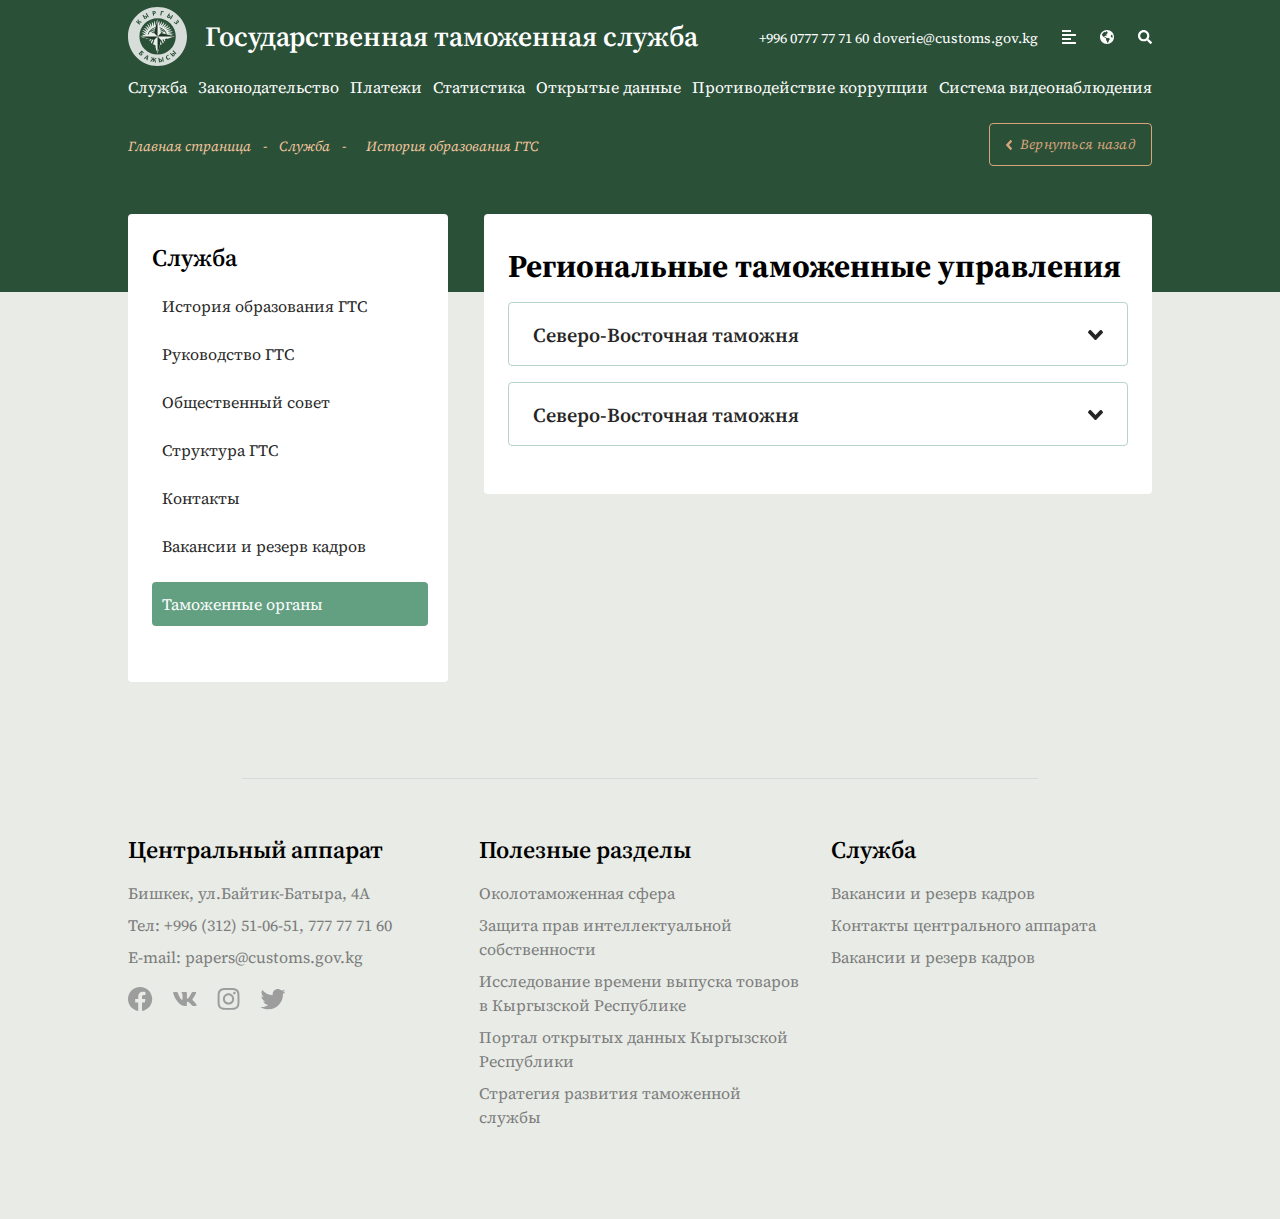
<file: html/custom.html>
<!DOCTYPE html>
<html lang="en">
<head>
    <meta charset="UTF-8">
    <meta http-equiv="X-UA-Compatible" content="IE=edge">
    <meta name="viewport" content="width=device-width, initial-scale=1.0">
    <link rel="stylesheet" href="../css/templates/style.css">
    <link rel="stylesheet" href="../css/app.css">
    <link rel="stylesheet" href="../dist/css/owl.carousel.css">
    <link rel="stylesheet" href="../dist/css/owl.theme.default.css">
    <title>Служба</title>
</head>
<body>
    
    <header>
        <div class="header-background"></div>
        <div class="container">
            <div class="row banner">
                <div class="col-7 p-0 d-flex align-items-center">
                    <img  class="brand-logo" src="../images/logo/gts_logo.svg" alt="">
                    <span class="brand-name">Государственная таможенная служба</span>
                </div>
                <div class="col p-0 communication d-flex align-items-center justify-content-end">
                    <div class="">
                        <span class="communication-phone">+996 0777 77 71 60</span>
                        <span class="communication-email">doverie@customs.gov.kg</span>
                    </div>
                    <div class="header_link-icons d-flex">
                        <img src="../images/icons/column-icon.svg" alt="">
                        <img src="../images/icons/earth-icon.svg" alt="">
                        <img src="../images/icons/search-icon.svg" alt="">
                    </div>
                </div>
            </div>
            <div class="row navigation">
                <div class="p-0 col nav">
                    <ul class="nav-item-links d-flex p-0 justify-content-between">
                        <li><a href="/html/service.html" class="nav-item-link drop">Служба</a></li>
                        <li><a href="#" class="nav-item-link">Законодательство</a></li>
                        <li><a href="#" class="nav-item-link">Платежи</a></li>
                        <li><a href="#" class="nav-item-link">Статистика</a></li>
                        <li><a href="#" class="nav-item-link">Открытые данные</a></li>
                        <li><a href="#" class="nav-item-link">Противодействие коррупции</a></li>
                        <li><a href="#" class="nav-item-link">Система видеонаблюдения</a></li>
                    </ul>
                </div>
            </div>
            <div class="row mt-2 navbar-breadcrumb">
                <div class="col p-0 d-flex align-items-center">
                    <div class="link-breadcrumb">
                        <a href="../index.html">Главная страница</a>
                        <span>-</span>
                        <a href="#">Служба</a>
                        <span>-</span>
                        <span>История образования ГТС</span>
                    </div>
                </div>
                <div class="col p-0 d-flex justify-content-end">
                    <a class="backTo" href="../index.html"><img src="../images/arrow-left.svg" class="mr-2" alt=""> Вернуться назад</a>
                </div>
            </div>
        </div>
    </header>

    <main>
        <section class="content mt-5">
            <div class="container">
                <div class="row">
                    <div class="col-4 p-0">
                        <div class="sidebar">
                            <div class="sidebar-body">
                                <h5 class="sidebar-head-text mb-4">Служба</h5>
                                <ul class="serive-item-links">
                                    <li class="link mb-4"><a href="./service.html">История образования ГТС</a></li>
                                    <li class="link mb-4"><a href="./leaderships.html">Руководство ГТС</a></li>
                                    <li class="link mb-4"><a href="#">Общественный совет</a></li>
                                    <li class="link mb-4"><a href="#">Структура ГТС</a></li>
                                    <li class="link mb-4"><a href="#">Контакты</a></li>
                                    <li class="link mb-4"><a href="#">Вакансии и резерв кадров</a></li>
                                    <li class="link active mb-4"><a href="./custom.html">Таможенные органы</a></li>
                                </ul>
                            </div>
                        </div>
                    </div>
                    <div class="col pr-0">
                        <div class="content-body">
                            <h3 class="content-header-text mb-3">Региональные таможенные управления</h3>
                            <div class="customs">
                                <div class="custom mb-3">
                                    <div class="d-flex justify-content-between">
                                        <span class="custom-name">Северо-Восточная таможня</span>
                                        <img class="arrow" src="../images/arrow-down.svg" alt="">
                                    </div>
                                    <div class="custom-leadership d-flex mt-4 mb-3">
                                        <span class="mr-3">
                                            <img class="image rounded-circle" src="../images/Ellipse 8.png" alt="">
                                        </span>
                                        <span>
                                            <p class="name">Исабеков Самат Сатарович</p>
                                            <p class="position">Председатель Государственной таможенной службы</p>
                                            <p class="phone">+996 (0312) 51-18-99</p>
                                            <p class="schedule">График приема граждан: Пятница - с 17:00 до 20:00 </p>
                                        </span>
                                    </div>
                                </div>
                                <div class="custom mb-3">
                                    <div class="d-flex justify-content-between">
                                        <span class="custom-name">Северо-Восточная таможня</span>
                                        <img class="arrow" src="../images/arrow-down.svg" alt="">
                                    </div>
                                    <div class="custom-leadership d-flex mt-4 mb-3">
                                        <span class="mr-3">
                                            <img class="image rounded-circle" src="../images/Alan Walker 2.jpg" alt="">
                                        </span>
                                        <span>
                                            <p class="name">Исабеков Самат Сатарович</p>
                                            <p class="position">Председатель Государственной таможенной службы</p>
                                            <p class="phone">+996 (0312) 51-18-99</p>
                                            <p class="schedule">График приема граждан: Пятница - с 17:00 до 20:00 </p>
                                        </span>
                                    </div>
                                </div>
                            </div>
                        </div>
                    </div>
                </div>
            </div>
        </section>
    </main>

    <footer class="mt-4">
        <div class="container">
            <div class="line d-flex justify-content-center">
                <span></span>
            </div>
            <div class="row useful-links">
                <div class="row">
                    <div class="col-4">
                        <h5 class="header-text">Центральный аппарат</h5>
                        <ul class="address">
                            <li>Бишкек, ул.Байтик-Батыра, 4А</li>
                            <li>Тел: +996 (312) 51-06-51, 777 77 71 60</li>
                            <li>E-mail: papers@customs.gov.kg</li>
                        </ul>
                        <div class="social">
                            <a href="#" class="mr-3">
                                <img src="../images/icons/fb-icon.svg" alt="">
                            </a>
                            <a href="#" class="mr-3">
                                <img src="../images/icons/vk-icon.svg" alt="">
                            </a>
                            <a href="#" class="mr-3">
                                <img src="../images/icons/instagram-icons.svg" alt="">
                            </a>
                            <a href="#" class="mr-3">
                                <img src="../images/icons/twitter.svg" alt="">
                            </a>
                        </div>
                    </div>
                    <div class="col-4">
                        <h5 class="header-text">Полезные разделы</h5>
                        <ul class="useful-item-links">
                            <li><a href="#">Околотаможенная сфера</a></li>
                            <li><a href="#">Защита прав интеллектуальной собственности</a></li>
                            <li><a href="#">Исследование времени выпуска товаров в Кыргызской Республике</a></li>
                            <li><a href="#">Портал открытых данных Кыргызской Республики</a></li>
                            <li><a href="#">Стратегия развития таможенной службы</a></li>
                        </ul>
                    </div>
                    <div class="col-4">
                        <h5 class="header-text">Служба</h5>
                        <ul class="useful-item-links">
                            <li><a href="#">Вакансии и резерв кадров</a></li>
                            <li><a href="#">Контакты центрального аппарата</a></li>
                            <li><a href="#">Вакансии и резерв кадров</a></li>
                        </ul>
                    </div>
                </div>
            </div>
        </div>
    </footer>
    <script src="https://ajax.googleapis.com/ajax/libs/jquery/3.6.0/jquery.min.js"></script>
    <script src="../js/app.js"></script>
    <script src="../js/script.js"></script>
    <script src="../dist/js/owl.carousel.js"></script>
</body>
</html>
</file>
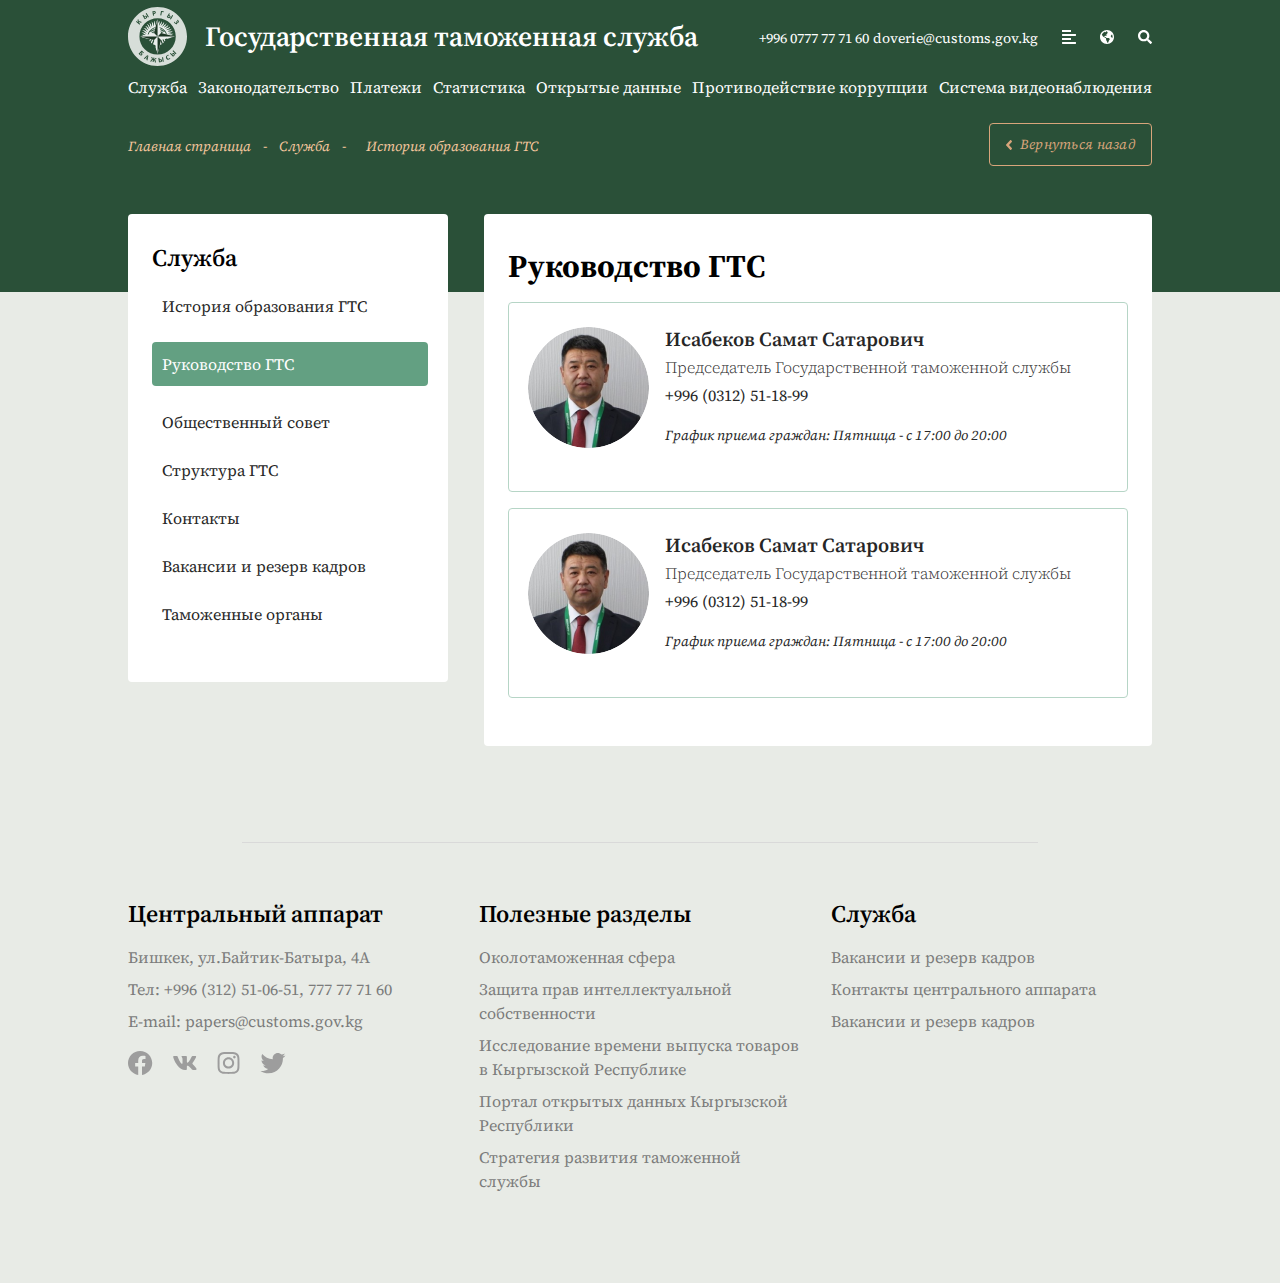
<file: html/leaderships.html>
<!DOCTYPE html>
<html lang="en">
<head>
    <meta charset="UTF-8">
    <meta http-equiv="X-UA-Compatible" content="IE=edge">
    <meta name="viewport" content="width=device-width, initial-scale=1.0">
    <link rel="stylesheet" href="../css/templates/style.css">
    <link rel="stylesheet" href="../css/app.css">
    <link rel="stylesheet" href="../dist/css/owl.carousel.css">
    <link rel="stylesheet" href="../dist/css/owl.theme.default.css">
    <title>Служба</title>
</head>
<body>
    
    <header>
        <div class="header-background"></div>
        <div class="container">
            <div class="row banner">
                <div class="col-7 p-0 d-flex align-items-center">
                    <img  class="brand-logo" src="../images/logo/gts_logo.svg" alt="">
                    <span class="brand-name">Государственная таможенная служба</span>
                </div>
                <div class="col p-0 communication d-flex align-items-center justify-content-end">
                    <div class="">
                        <span class="communication-phone">+996 0777 77 71 60</span>
                        <span class="communication-email">doverie@customs.gov.kg</span>
                    </div>
                    <div class="header_link-icons d-flex">
                        <img src="../images/icons/column-icon.svg" alt="">
                        <img src="../images/icons/earth-icon.svg" alt="">
                        <img src="../images/icons/search-icon.svg" alt="">
                    </div>
                </div>
            </div>
            <div class="row navigation">
                <div class="p-0 col nav">
                    <ul class="nav-item-links d-flex p-0 justify-content-between">
                        <li><a href="/html/service.html" class="nav-item-link">Служба</a></li>
                        <li><a href="#" class="nav-item-link">Законодательство</a></li>
                        <li><a href="#" class="nav-item-link">Платежи</a></li>
                        <li><a href="#" class="nav-item-link">Статистика</a></li>
                        <li><a href="#" class="nav-item-link">Открытые данные</a></li>
                        <li><a href="#" class="nav-item-link">Противодействие коррупции</a></li>
                        <li><a href="#" class="nav-item-link">Система видеонаблюдения</a></li>
                    </ul>
                </div>
            </div>
            <div class="row mt-2 navbar-breadcrumb">
                <div class="col p-0 d-flex align-items-center">
                    <div class="link-breadcrumb">
                        <a href="../index.html">Главная страница</a>
                        <span>-</span>
                        <a href="#">Служба</a>
                        <span>-</span>
                        <span>История образования ГТС</span>
                    </div>
                </div>
                <div class="col p-0 d-flex justify-content-end">
                    <a class="backTo" href="../index.html"><img src="../images/arrow-left.svg" class="mr-2" alt=""> Вернуться назад</a>
                </div>
            </div>
        </div>
    </header>

    <main>
        <section class="content mt-5">
            <div class="container">
                <div class="row">
                    <div class="col-4 p-0">
                        <div class="sidebar">
                            <div class="sidebar-body">
                                <h5 class="sidebar-head-text mb-4">Служба</h5>
                                <ul class="serive-item-links">
                                    <li class="link mb-4"><a href="./service.html">История образования ГТС</a></li>
                                    <li class="link active mb-4"><a href="./leaderships.html">Руководство ГТС</a></li>
                                    <li class="link mb-4"><a href="#">Общественный совет</a></li>
                                    <li class="link mb-4"><a href="#">Структура ГТС</a></li>
                                    <li class="link mb-4"><a href="#">Контакты</a></li>
                                    <li class="link mb-4"><a href="#">Вакансии и резерв кадров</a></li>
                                    <li class="link mb-4"><a href="./custom.html">Таможенные органы</a></li>
                                </ul>
                            </div>
                        </div>
                    </div>
                    <div class="col pr-0">
                        <div class="content-body">
                            <h3 class="content-header-text mb-3">Руководство ГТС</h3>
                            <div class="leadership d-flex mb-3">
                                <span class="mr-3">
                                    <img class="image rounded-circle" src="../images/Ellipse 8.png" alt="">
                                </span>
                                <span>
                                    <p class="name">Исабеков Самат Сатарович</p>
                                    <p class="position">Председатель Государственной таможенной службы</p>
                                    <p class="phone">+996 (0312) 51-18-99</p>
                                    <p class="schedule">График приема граждан: Пятница - с 17:00 до 20:00 </p>
                                </span>
                            </div>
                            <div class="leadership d-flex mb-3">
                                <span class="mr-3">
                                    <img class="image rounded-circle" src="../images/Ellipse 8.png" alt="">
                                </span>
                                <span>
                                    <p class="name">Исабеков Самат Сатарович</p>
                                    <p class="position">Председатель Государственной таможенной службы</p>
                                    <p class="phone">+996 (0312) 51-18-99</p>
                                    <p class="schedule">График приема граждан: Пятница - с 17:00 до 20:00 </p>
                                </span>
                            </div>
                        </div>
                    </div>
                </div>
            </div>
        </section>
    </main>

    <footer class="mt-4">
        <div class="container">
            <div class="line d-flex justify-content-center">
                <span></span>
            </div>
            <div class="row useful-links">
                <div class="row">
                    <div class="col-4">
                        <h5 class="header-text">Центральный аппарат</h5>
                        <ul class="address">
                            <li>Бишкек, ул.Байтик-Батыра, 4А</li>
                            <li>Тел: +996 (312) 51-06-51, 777 77 71 60</li>
                            <li>E-mail: papers@customs.gov.kg</li>
                        </ul>
                        <div class="social">
                            <a href="#" class="mr-3">
                                <img src="../images/icons/fb-icon.svg" alt="">
                            </a>
                            <a href="#" class="mr-3">
                                <img src="../images/icons/vk-icon.svg" alt="">
                            </a>
                            <a href="#" class="mr-3">
                                <img src="../images/icons/instagram-icons.svg" alt="">
                            </a>
                            <a href="#" class="mr-3">
                                <img src="../images/icons/twitter.svg" alt="">
                            </a>
                        </div>
                    </div>
                    <div class="col-4">
                        <h5 class="header-text">Полезные разделы</h5>
                        <ul class="useful-item-links">
                            <li><a href="#">Околотаможенная сфера</a></li>
                            <li><a href="#">Защита прав интеллектуальной собственности</a></li>
                            <li><a href="#">Исследование времени выпуска товаров в Кыргызской Республике</a></li>
                            <li><a href="#">Портал открытых данных Кыргызской Республики</a></li>
                            <li><a href="#">Стратегия развития таможенной службы</a></li>
                        </ul>
                    </div>
                    <div class="col-4">
                        <h5 class="header-text">Служба</h5>
                        <ul class="useful-item-links">
                            <li><a href="#">Вакансии и резерв кадров</a></li>
                            <li><a href="#">Контакты центрального аппарата</a></li>
                            <li><a href="#">Вакансии и резерв кадров</a></li>
                        </ul>
                    </div>
                </div>
            </div>
        </div>
    </footer>
    <script src="https://ajax.googleapis.com/ajax/libs/jquery/3.6.0/jquery.min.js"></script>
    <script src="../js/app.js"></script>
    <script src="../js/script.js"></script>
    <script src="../dist/js/owl.carousel.js"></script>
</body>
</html>
</file>
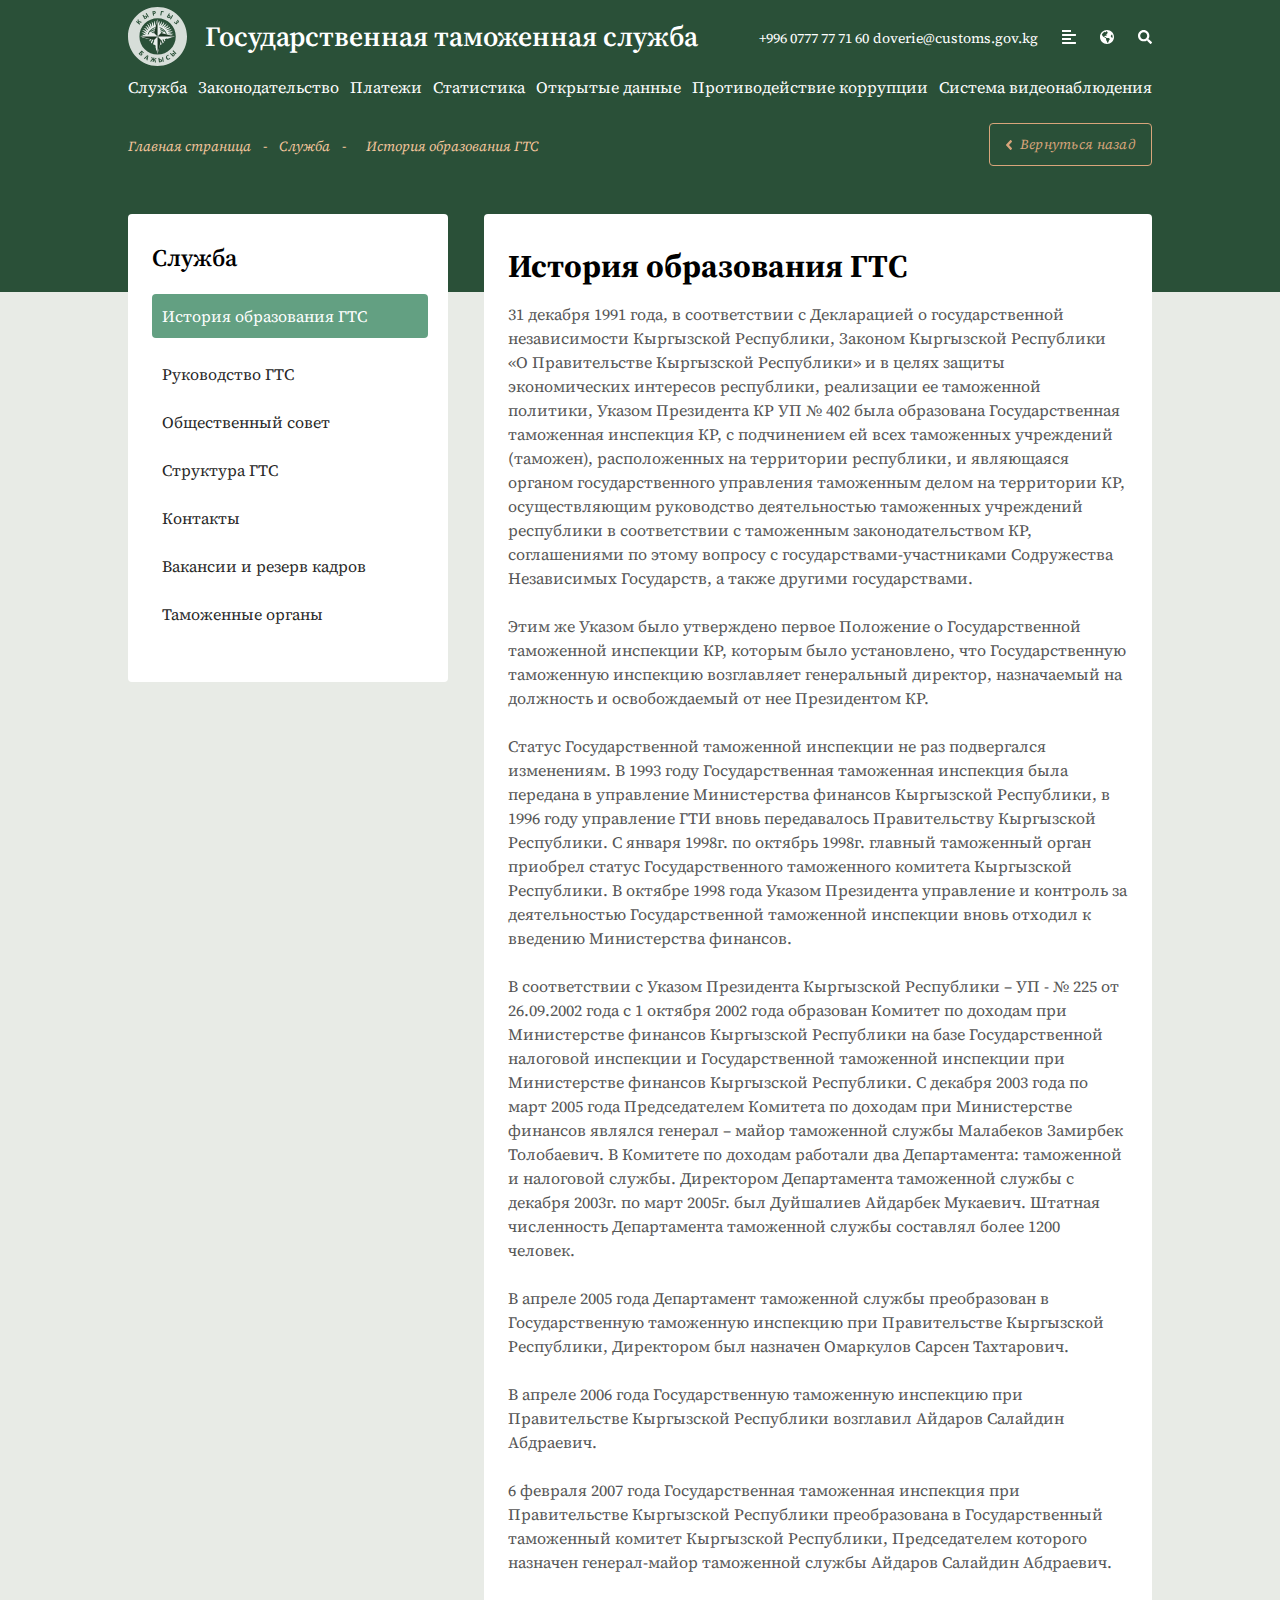
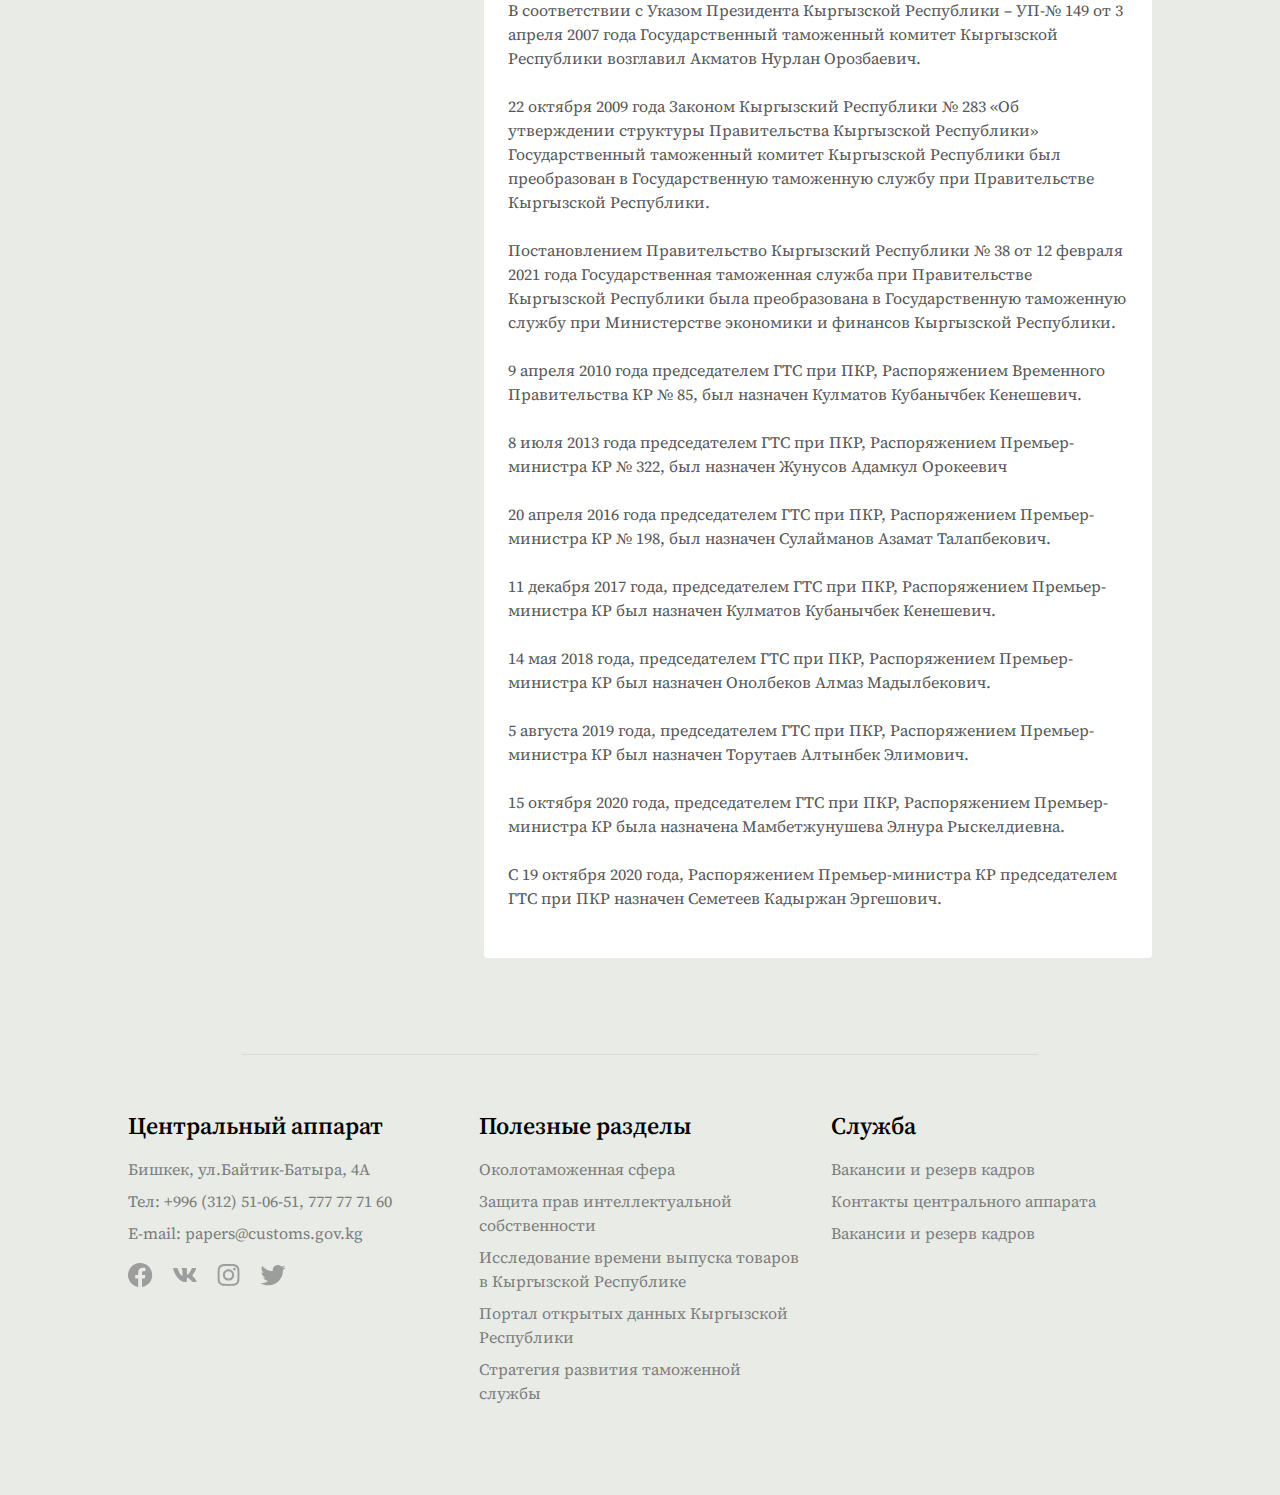
<file: html/service.html>
<!DOCTYPE html>
<html lang="en">
<head>
    <meta charset="UTF-8">
    <meta http-equiv="X-UA-Compatible" content="IE=edge">
    <meta name="viewport" content="width=device-width, initial-scale=1.0">
    <link rel="stylesheet" href="../css/templates/style.css">
    <link rel="stylesheet" href="../css/app.css">
    <link rel="stylesheet" href="../dist/css/owl.carousel.css">
    <link rel="stylesheet" href="../dist/css/owl.theme.default.css">
    <title>Служба</title>
</head>
<body>
    
    <header>
        <div class="header-background"></div>
        <div class="container">
            <div class="row banner">
                <div class="col-7 p-0 d-flex align-items-center">
                    <img  class="brand-logo" src="../images/logo/gts_logo.svg" alt="">
                    <span class="brand-name">Государственная таможенная служба</span>
                </div>
                <div class="col p-0 communication d-flex align-items-center justify-content-end">
                    <div class="">
                        <span class="communication-phone">+996 0777 77 71 60</span>
                        <span class="communication-email">doverie@customs.gov.kg</span>
                    </div>
                    <div class="header_link-icons d-flex">
                        <img src="../images/icons/column-icon.svg" alt="">
                        <img src="../images/icons/earth-icon.svg" alt="">
                        <img src="../images/icons/search-icon.svg" alt="">
                    </div>
                </div>
            </div>
            <div class="row navigation">
                <div class="p-0 col nav">
                    <ul class="nav-item-links d-flex p-0 justify-content-between">
                        <li><a href="/html/service.html" class="nav-item-link">Служба</a></li>
                        <li><a href="#" class="nav-item-link">Законодательство</a></li>
                        <li><a href="#" class="nav-item-link">Платежи</a></li>
                        <li><a href="#" class="nav-item-link">Статистика</a></li>
                        <li><a href="#" class="nav-item-link">Открытые данные</a></li>
                        <li><a href="#" class="nav-item-link">Противодействие коррупции</a></li>
                        <li><a href="#" class="nav-item-link">Система видеонаблюдения</a></li>
                    </ul>
                </div>
            </div>
            <div class="row mt-2 navbar-breadcrumb">
                <div class="col p-0 d-flex align-items-center">
                    <div class="link-breadcrumb">
                        <a href="../index.html">Главная страница</a>
                        <span>-</span>
                        <a href="#">Служба</a>
                        <span>-</span>
                        <span>История образования ГТС</span>
                    </div>
                </div>
                <div class="col p-0 d-flex justify-content-end">
                    <a class="backTo" href="../index.html"><img src="../images/arrow-left.svg" class="mr-2" alt=""> Вернуться назад</a>
                </div>
            </div>
        </div>
    </header>

    <main>
        <section class="content mt-5">
            <div class="container">
                <div class="row">
                    <div class="col-4 p-0">
                        <div class="sidebar">
                            <div class="sidebar-body">
                                <h5 class="sidebar-head-text mb-4">Служба</h5>
                                <ul class="serive-item-links">
                                    <li class="link active mb-4"><a href="/html/service.html">История образования ГТС</a></li>
                                    <li class="link mb-4"><a href="/html/leaderships.html">Руководство ГТС</a></li>
                                    <li class="link mb-4"><a href="#">Общественный совет</a></li>
                                    <li class="link mb-4"><a href="#">Структура ГТС</a></li>
                                    <li class="link mb-4"><a href="#">Контакты</a></li>
                                    <li class="link mb-4"><a href="#">Вакансии и резерв кадров</a></li>
                                    <li class="link mb-4"><a href="./custom.html">Таможенные органы</a></li>
                                </ul>
                            </div>
                        </div>
                    </div>
                    <div class="col pr-0">
                        <div class="content-body">
                            <h3 class="content-header-text mb-3">История образования ГТС</h3>
                            <p>
                                31 декабря 1991 года, в соответствии с Декларацией о государственной независимости Кыргызской Республики, Законом Кыргызской Республики «О Правительстве Кыргызской Республики» и в целях защиты экономических интересов республики, реализации ее таможенной политики, Указом Президента КР УП № 402 была образована Государственная таможенная инспекция КР, с подчинением ей всех таможенных учреждений (таможен), расположенных на территории республики, и являющаяся органом государственного управления таможенным делом на территории КР, осуществляющим руководство деятельностью таможенных учреждений республики в соответствии с таможенным законодательством КР, соглашениями по этому вопросу с государствами-участниками Содружества Независимых Государств, а также другими государствами.
                                 <br />
                                 <br />
                                Этим же Указом было утверждено первое Положение о Государственной таможенной инспекции КР, которым было установлено, что Государственную таможенную инспекцию возглавляет генеральный директор, назначаемый на должность и освобождаемый от нее Президентом КР. <br />
                                <br />

                                Статус Государственной таможенной инспекции не раз подвергался изменениям. В 1993 году Государственная таможенная инспекция была передана в управление Министерства финансов Кыргызской Республики, в 1996 году управление ГТИ вновь передавалось Правительству Кыргызской Республики. С января 1998г. по октябрь 1998г. главный таможенный орган приобрел статус Государственного таможенного комитета Кыргызской Республики. В октябре 1998 года Указом Президента управление и контроль за деятельностью Государственной таможенной инспекции вновь отходил к введению Министерства финансов.
                                <br />
                                <br />
                                В соответствии с Указом Президента Кыргызской Республики – УП - № 225 от 26.09.2002 года с 1 октября 2002 года образован Комитет по доходам при Министерстве финансов Кыргызской Республики на базе Государственной налоговой инспекции и Государственной таможенной инспекции при Министерстве финансов Кыргызской Республики. С декабря 2003 года по март 2005 года Председателем Комитета по доходам при Министерстве финансов являлся генерал – майор таможенной службы Малабеков Замирбек Толобаевич. В Комитете по доходам работали два Департамента: таможенной и налоговой службы. Директором Департамента таможенной службы с декабря 2003г. по март 2005г. был Дуйшалиев Айдарбек Мукаевич. Штатная численность Департамента таможенной службы составлял более 1200 человек.
                                <br />
                                <br />
                                В апреле 2005 года Департамент таможенной службы преобразован в Государственную таможенную инспекцию при Правительстве Кыргызской Республики, Директором был назначен Омаркулов Сарсен Тахтарович.
                                <br />
                                <br />
                                В апреле 2006 года Государственную таможенную инспекцию при Правительстве Кыргызской Республики возглавил Айдаров Салайдин Абдраевич.
                                <br />
                                <br />
                                6 февраля 2007 года Государственная таможенная инспекция при Правительстве Кыргызской Республики преобразована в Государственный таможенный комитет Кыргызской Республики, Председателем которого назначен генерал-майор таможенной службы Айдаров Салайдин Абдраевич.
                                <br />
                                <br />
                                В соответствии с Указом Президента Кыргызской Республики – УП-№ 149 от 3 апреля 2007 года Государственный таможенный комитет Кыргызской Республики возглавил Акматов Нурлан Орозбаевич.
                                <br />
                                <br />
                                22 октября 2009 года Законом Кыргызский Республики № 283 «Об утверждении структуры Правительства Кыргызской Республики» Государственный таможенный комитет Кыргызской Республики был преобразован в Государственную таможенную службу при Правительстве Кыргызской Республики.
                                <br />
                                <br />
                                Постановлением Правительство Кыргызский Республики № 38 от 12 февраля 2021 года Государственная таможенная служба при Правительстве Кыргызской Республики была преобразована в Государственную таможенную службу при Министерстве экономики и финансов Кыргызской Республики.
                                <br />
                                <br />
                                9 апреля 2010 года председателем ГТС при ПКР, Распоряжением Временного Правительства КР № 85, был назначен Кулматов Кубанычбек Кенешевич.
                                <br />
                                <br />
                                8 июля 2013 года председателем ГТС при ПКР, Распоряжением Премьер-министра КР № 322, был назначен Жунусов Адамкул Орокеевич
                                <br />
                                <br />
                                20 апреля 2016 года председателем ГТС при ПКР, Распоряжением Премьер-министра КР № 198, был назначен Сулайманов Азамат Талапбекович.
                                <br />
                                <br />
                                11 декабря 2017 года, председателем ГТС при ПКР, Распоряжением Премьер-министра КР был назначен Кулматов Кубанычбек Кенешевич.
                                <br />
                                <br />
                                14 мая 2018 года, председателем ГТС при ПКР, Распоряжением Премьер-министра КР был назначен Онолбеков Алмаз Мадылбекович.
                                <br />
                                <br />
                                5 августа 2019 года, председателем ГТС при ПКР, Распоряжением Премьер-министра КР был назначен Торутаев Алтынбек Элимович.
                                <br />
                                <br />
                                15 октября 2020 года, председателем ГТС при ПКР, Распоряжением Премьер-министра КР была назначена Мамбетжунушева Элнура Рыскелдиевна.
                                <br />
                                <br />
                                С 19 октября 2020 года, Распоряжением Премьер-министра КР председателем ГТС при ПКР назначен Семетеев Кадыржан Эргешович.
                            </p>
                        </div>
                    </div>
                </div>
            </div>
        </section>
    </main>

    <footer class="mt-4">
        <div class="container">
            <div class="line d-flex justify-content-center">
                <span></span>
            </div>
            <div class="row useful-links">
                <div class="row">
                    <div class="col-4">
                        <h5 class="header-text">Центральный аппарат</h5>
                        <ul class="address">
                            <li>Бишкек, ул.Байтик-Батыра, 4А</li>
                            <li>Тел: +996 (312) 51-06-51, 777 77 71 60</li>
                            <li>E-mail: papers@customs.gov.kg</li>
                        </ul>
                        <div class="social">
                            <a href="#" class="mr-3">
                                <img src="../images/icons/fb-icon.svg" alt="">
                            </a>
                            <a href="#" class="mr-3">
                                <img src="../images/icons/vk-icon.svg" alt="">
                            </a>
                            <a href="#" class="mr-3">
                                <img src="../images/icons/instagram-icons.svg" alt="">
                            </a>
                            <a href="#" class="mr-3">
                                <img src="../images/icons/twitter.svg" alt="">
                            </a>
                        </div>
                    </div>
                    <div class="col-4">
                        <h5 class="header-text">Полезные разделы</h5>
                        <ul class="useful-item-links">
                            <li><a href="#">Околотаможенная сфера</a></li>
                            <li><a href="#">Защита прав интеллектуальной собственности</a></li>
                            <li><a href="#">Исследование времени выпуска товаров в Кыргызской Республике</a></li>
                            <li><a href="#">Портал открытых данных Кыргызской Республики</a></li>
                            <li><a href="#">Стратегия развития таможенной службы</a></li>
                        </ul>
                    </div>
                    <div class="col-4">
                        <h5 class="header-text">Служба</h5>
                        <ul class="useful-item-links">
                            <li><a href="#">Вакансии и резерв кадров</a></li>
                            <li><a href="#">Контакты центрального аппарата</a></li>
                            <li><a href="#">Вакансии и резерв кадров</a></li>
                        </ul>
                    </div>
                </div>
            </div>
        </div>
    </footer>
    <script src="https://ajax.googleapis.com/ajax/libs/jquery/3.6.0/jquery.min.js"></script>
    <script src="../js/app.js"></script>
    <script src="../js/script.js"></script>
    <script src="../dist/js/owl.carousel.js"></script>
</body>
</html>
</file>
<file: css/style.css>
@import url('https://fonts.googleapis.com/css2?family=Source+Serif+Pro:ital,wght@0,200;0,300;0,400;0,600;0,700;0,900;1,200;1,300;1,400;1,600;1,700;1,900&display=swap');

*, body {
   font-size: 16px;
   font-family: 'Source Serif Pro', sans-serif;
   font-style: normal;
   color: #FFFFFF;
}

body{
    background: #E8EBE6 !important;
    height: 2100px;
}

.container{
    max-width: 1024px !important;
}

header .row:nth-child(1){
    position: relative;
    top: 7px;
}

.header-background{
    position: absolute;
    height: 436px;
    width: 100%;
    background: radial-gradient(57.94% 57.94% at 50% 42.06%, rgba(29, 53, 35, 0.83) 0%, #1D3523 100%);
}

.brand-logo{
    width: 59px;
    height: 59px;
    opacity: 0.9;
    margin-right: 18px;
}

.brand-name{
    font-weight: 600;
    font-size: 28px;
    line-height: 35px;
}

.communication span{
    font-style: normal;
    font-weight: 400;
    font-size: 14px;
    line-height: 21px;
}

.languages{
    list-style: none;
}

.languages li{
    margin-right: 40px;
}

.languages a{
    font-style: italic;
    font-weight: 400;
    font-size: 16px;
    line-height: 24px;
    color: #FFFFFF;
}

.languages a:hover{
    font-style: italic;
    font-weight: 400;
    font-size: 16px;
    line-height: 24px;
    text-decoration-line: underline;
    color: #63A082;
}

.search ul{
    list-style: none;
    display: flex;
    padding: 0 !important;
    margin: 15.5px;
    width: 100%;
}

.search ul li{
    margin-right: 16px;
}

.search ul li a{
    margin-right: 16px;
    font-style: italic;
    font-weight: 400;
    font-size: 16px;
    line-height: 24px;
    text-decoration-line: underline;
    color: #63A082;
    transition: .3s;
}

.search ul li a:hover{
    text-decoration: none;
    color: #ffffff;
}

.search-form{
    width: 977px;
    display: flex;
    align-items: baseline;
    border: 2px solid #B6D5C6;
    box-sizing: border-box;
    border-radius: 71px;
    padding: 0 24px;
    background-color: rgba(255,255,255,0);
}

.search-form button{
    border: none;
    background: none;
}

.search-form button:focus{
    outline: none;
    border: none;
    background: none;
}

.search-input::placeholder{
    font-family: 'Source Sans Pro', sans-serif;
    font-style: normal;
    font-weight: 400;
    font-size: 16px;
    line-height: 24px;
    color: #B6D5C6;
}

.search-input[type=search]{
    background-color: rgba(255,255,255,0);
    -webkit-appearance: media-slider;
}
.search-input[type=search]:focus{
    outline: none;
    -webkit-appearance: media-slider;
}











.header_link-icons img{
    margin-left: 24px;
    height: 14px;
    width: 14px;
}

.header_link-icons img{
    cursor: pointer;
}

.close-btn-language{
    cursor: pointer;
}


/* NAVBAR */

.navigation ul{
    list-style: none;
    width: 100%;
}

.navigation ul .nav-item-link{
    padding: 10px 0;
    text-decoration: none;
    font-weight: 400;
    font-size: 16px;
    line-height: 24px;
    color: #FFFFFF;
    -webkit-transition: all .1s ease-out;
	-moz-transition: all .1s ease-out;
	-ms-transition: all .1s ease-out;
	-o-transition: all .1s ease-out;
	transition: all .1s ease-out;
}

.navigation ul .nav-item-link:hover{
    font-weight: 400;
    font-size: 16px;
    line-height: 24px;
    color: #B6D5C6;
}


.navigation ul li.drop {
	position: relative;
}

.navigation ul > li {
	display: inline-block;
}

.navigation .dropOut .triangle {
	width: 0;
	height: 0;
	position: absolute;
	border-left: 8px solid transparent;
	border-right: 8px solid transparent;
	border-bottom: 8px solid white;
	top: -8px;
	margin-left: -8px;
}

.navigation .dropdownContain {
	width: 200px;
	position: absolute;
	z-index: 2;
	left: 50%;
	top: -1400px;
}

.navigation > div > ul > li:nth-child(1) > div > div > div {
	left: 11%;
	margin-left: -8px;
}

.navigation > div > ul > li:nth-child(2) > div > div > div {
	left: 24%;
	margin-left: -8px;
}

.navigation > div > ul > li:nth-child(1) > .dropdownContain{
	margin-left: -28px;
}

.navigation > div > ul > li:nth-child(2) > .dropdownContain{
	margin-left: -68px;
}

.navigation .dropOut {
	width: 269px;
    padding: 8px 16px 8px 16px;
	background: white;
	float: left;
	position: relative;
	margin-top: 0px;
	opacity: 0;
	-webkit-border-radius: 4px;
	-moz-border-radius: 4px;
	border-radius: 4px;
	-webkit-box-shadow: 0px 8px 16px rgba(0, 0, 0, 0.08);
	-moz-box-shadow: 0px 8px 16px rgba(0, 0, 0, 0.08);
	box-shadow: 0px 8px 16px rgba(0, 0, 0, 0.08);
	-webkit-transition: all .1s ease-out;
	-moz-transition: all .1s ease-out;
	-ms-transition: all .1s ease-out;
	-o-transition: all .1s ease-out;
	transition: all .1s ease-out;
}

.navigation .dropOut ul {
	float: left;
	padding: 10px 0;
}

.navigation .dropOut ul li {
	text-align: left;
	float: left;
	margin: 4px 30px 4px 0;
}

.navigation .drop > div > div > ul > li > a{ 
    color: #262626;
}

.navigation  .dropOut ul li:hover a:hover { 
    color: #4C8D6C;
}
.navigation ul li:hover .dropdownContain { top: 25px; }
.navigation ul li:hover .underline { border-bottom-color: #777; }
.navigation ul li:hover .dropOut { opacity: 1; margin-top: 8px; }

.information-for-people{
    position: relative;
    top: 62px;
}

.information-for-people .myColumn{
    min-width: 320px;
    max-width: 330px;
}

.information-for-people .header-text{
    font-weight: 700;
    font-size: 20px;
    line-height: 25px;
    color: #FFFFFF;
}

.information-for-people .information-btn-link{
    width: 177px;
    height: 41px;
    margin-top: 16px;
    border: 2px solid #A06B39;
    /* border-image-source: linear-gradient(90deg, #A06B39 0%, #D8A57B 100%); */
    border-radius: 4px;
    text-decoration: none;
    font-weight: 700;
    font-size: 14px;
    line-height: 21px;
    display: flex;
    align-items: center;
    justify-content: center;
    letter-spacing: 0.02em;
    text-transform: uppercase;
    color: #D8A57B;
}
.information-for-people > div > div:nth-child(3) > div, .information-for-people > div > div:nth-child(1) > div{
    position: absolute;
    bottom: 0;
}

.information-for-people > div:nth-child(3) > div > a{
    margin-top: 41px;
}

.information-for-people div.pr-0.col-4 > a{
    position: relative;
}

.online-services{
    margin-top: 118px;
}

.online-services .card{
    padding: 24px 24px 17px 24px;
    background: #FFFFFF;
    box-shadow: 0px 8px 16px rgba(0, 0, 0, 0.04);
    border-radius: 4px;
}

.online-services .card-header-text p{
    word-break:keep-all;
    font-weight: 400;
    font-size: 14px;
    line-height: 18px;
    display: flex;
    align-items: center;
    color: #000000;
}

.online-services .card-content .select-form{
    font-style: normal;
    font-weight: 400;
    font-size: 16px;
    line-height: 24px;
    display: flex;
    align-items: center;
    color: #7B7B7B;
    background: #FFFFFF;
    width: 100%;
    padding: 8px 1px 8px 16px;
    border: 1px solid #B6D5C6;
    box-sizing: border-box;
    border-radius: 2px;
}

.online-services .card-content .select-form:focus{
    outline: 1px solid ;
}

.online-services .card-content .service-input-place{
    margin-top: 16px;
}   

.online-services .card-content .service-input-place input{
    font-style: normal;
    font-weight: 400;
    font-size: 16px;
    line-height: 24px;
    display: flex;
    align-items: center;
    color: #7B7B7B;
    background: #FFFFFF;
    width: 100%;
    padding: 8px 1px 8px 16px;
    border: 1px solid #B6D5C6;
    box-sizing: border-box;
    border-radius: 2px;
}  

.online-services .card-content .service-input-place input:focus{
    outline: 1px solid ;
}

.online-services .card-content .service-btn{
    font-weight: 700;
    font-size: 14px;
    line-height: 21px;
    letter-spacing: 0.02em;
    text-transform: uppercase;
    margin-top: 16px;
    border: none;
    background: #63a08100;
    border-radius: 4px;
    outline: 2px solid #B6D5C6;
    width: 100%;
    padding: 12px;
    color: #63A082;
    transition: .3s;
}

.online-services .card-content .service-btn:hover{
    font-weight: 700;
    font-size: 14px;
    line-height: 21px;
    letter-spacing: 0.02em;
    text-transform: uppercase;
    margin-top: 16px;
    background: #63A082;
    color: #FFFFFF;
    border-radius: 4px;
    outline: 2px solid #B6D5C6;
    width: 100%;
    padding: 12px;
}

.survey__checkbox .checkboxes label{
    font-weight: 400;
    font-size: 16px;
    line-height: 24px;
    align-items: center;
    color: #7B7B7B;
    padding: 0;
    margin: 0 0 9px 0;
}

.survey__checkbox label{
    margin-bottom: 0;
}

.survey__checkbox .custom-checkbox{
    position: absolute;
    z-index: -1;
    opacity: 0;
}

.survey__checkbox .custom-checkbox+label {
    display: inline-flex;
    align-items: center;
    user-select: none;
    z-index: 2;
}

.survey__checkbox .custom-checkbox+label::before {
    content: '';
    display: inline-block;
    width: 16px;
    height: 16px;
    border: 1px solid #63A082;
    box-sizing: border-box;
    border-radius: 2px;
    margin-right: 8px;
    background-repeat: no-repeat;
    background-position: center center;
    background-size: 50% 50%;
    transition: 0.3s;
    z-index: 12;
}

.survey__checkbox .custom-checkbox:checked+label::before {
    z-index: 12;
    border-color: #63A082;
    background-color: #63A082;
    background-size: 10px 8px;
    background-image: url("data:image/svg+xml,%3csvg xmlns='http://www.w3.org/2000/svg' viewBox='0 0 8 8'%3e%3cpath fill='%23fff' d='M6.564.75l-3.59 3.612-1.538-1.55L0 4.26 2.974 7.25 8 2.193z'/%3e%3c/svg%3e");
}

.news-slider{
    margin-top: 24px;
}

.news-content{
    margin-top: 32px;
}

.owl-nav .owl-prev, .owl-nav .owl-next{
    margin-left: 8px;
    outline: none;
}

.owl-nav .owl-prev img, .owl-nav .owl-next img{
    width: 48px;
    height: 48px;
    background: #4C8D6C;
    border-radius: 5px;
    padding: 17px;
}

.owl-nav{
    position: absolute;
    top: -65px;
    right: 0;
    display: flex !important;
}

.head-text{
    font-weight: 700;
    font-size: 32px;
    line-height: 40px;
    color: #000000;
}

.news-slider .item{
    background: #000000;
    border-radius: 4px;
}

.new-content .new-date{
    position: absolute;
    top: 16px;
    left: 24px;
    font-weight: 400;
    font-size: 16px;
    line-height: 24px;
    color: #FFFFFF;
    z-index: 1;
}

.new-content .new-img{
    opacity: 0.6;

}

.new-content .new-description{
    position: absolute;
    top: 173px;
    left: 24px;
    font-weight: 600;
    font-size: 20px;
    line-height: 25px;
    color: #FFFFFF;
}

.announcement-content{
    margin-top: 32px;
}

.announcement-card{
    min-width: 320px;
    max-width: 320px;
    padding: 40px 0 26px 24px;
    background: #FFFFFF;
    box-shadow: 0 8px 16px rgba(0, 0, 0, 0.04);
    border-radius: 4px;
}

.announcement-card .announcement-date{
    font-weight: 700;
    font-size: 24px;
    line-height: 30px;
    color: #555555;
}

.announcement-card .announcement-description{
    font-weight: 400;
    font-size: 16px;
    line-height: 24px;
    color: #7B7B7B;
}

.announcement-card .announcement-link{
    text-decoration: none;
    width: 142px;
    padding: 12px 30px;
    background: #63A082;
    border-radius: 4px;
    font-weight: 700;
    font-size: 14px;
    display: flex;
    align-items: center;
    text-align: center;
    letter-spacing: 0.02em;
    text-transform: uppercase;
    color: #FFFFFF;
}


.chart-content{
    background-color: #FFFFFF;
}



.charts{
    position: relative;
    width: 600px !important;
}

.charts .owl-nav{
    display: none !important;
}

.chart-body{
    position: relative;
}

.chart-content .owl-dots{
    position: absolute;
    width: 320px !important;
    left: -428px;
    top: 10px;
}

.charts .owl-dot{
    text-align: initial;
    display: block !important;
}

.charts .owl-dot button{
    text-align: initial;
    font-family: 'Source Sans Pro';
    font-style: normal;
    font-weight: 400;
    font-size: 16px;
    line-height: 24px;
    letter-spacing: 0.02em;
    color: #7B7B7B;
    background: none;
    outline: none;
    border: none;
}

.charts .owl-dot.active button{
    text-align: initial;
    font-family: 'Source Sans Pro';
    font-style: normal;
    font-weight: 400;
    font-size: 16px;
    line-height: 24px;
    color: #1D3523;
    background: none;
    outline: none;
    border: none;
}

.custom-control{
    height: 655px;
    background: radial-gradient(73.24% 73.24% at 50% 50%, #1D374D 0%, #061A2B 100%);
}

.custom{
    margin: 0 auto 0 40px !important;
    top: 18%;
}

.custom-control .head-text{
    top: 32px;
    position: absolute;
    font-weight: 700;
    font-size: 32px;
    line-height: 40px;
    color: #FFFFFF;
}
        
.map{
    user-select: none;
    z-index: 2;
    top: 15%;
    position: relative;
    text-align: center;
}

svg{
    position: absolute;
    left: 0px;
    height: 100%;
    width:  100%;
    
}
path{
    fill: #006b9900;
    cursor: pointer;
    transition: 0.6s;
}

path:hover{
    fill: #003d616d ;
}

.background-map{
    position: absolute;
    z-index: 1;
    top: 11px;
    left: -13px;
}

.place{
    z-index: 3;
    position: absolute;
    pointer-events: none;
    cursor: pointer;
}

.place p{
    font-style: normal;
    font-weight: 600;
    font-size: 16px;
    line-height: 24px;
    color: #FFFFFF;
}

.place-bishkek{
    left: 370px;
    top: 30px
}

.place-talas{
    left: 230px;
    top: 50px
}

.place-naryn{
    left: 500px;
    top: 180px
}

.place-karakol{
    left: 700px;
    top: 60px
}

.place-osh{
    left: 280px;
    top: 290px
}

.place-j-abad{
    left: 230px;
    top: 210px
}

.place-batken{
    left: 100px;
    top: 320px
}

.second-place{
    z-index: 3;
    position: absolute;
    pointer-events: none;
    cursor: pointer;
}

.second-place p{
    font-style: italic;
    font-weight: 700;
    font-size: 16px;
    line-height: 24px;
    color: #9E9E9E;
}

.place-kazakhstan{
    left: 580px;
    top: -30px
}

.place-uzbekistan{
    left: -50px;
    top: 250px
}

.place-tadjikistan{
    left: -80px;
    top: 430px
}

.place-china{
    left: 580px;
    top: 400px
}

.custom-card{
    position: absolute;
    right: -68px;
    z-index: 4;
    top: 170px;
    background: #FFFFFF;
    border-radius: 4px;
    padding: 24px 10px 10px 16px;
    min-width: 267px;
    max-width: 267px;
}

.cstm-card-body .body-header-text{
    font-weight: 700;
    font-size: 14px;
    line-height: 18px;
    display: flex;
    align-items: center;
    color: #000000;
}


.cstm-card-body .values{
    flex-wrap: wrap;
    color: #7B7B7B;
    font-weight: 600;
    font-size: 14px;
    line-height: 18px;
    display: flex;
    align-items: center;
    margin-left: 8px;
}

.cstm-card-body p{
    font-weight: 600;
    font-size: 14px;
    line-height: 18px;
    display: flex;
    flex-wrap: wrap;
    align-items: center;
    color: #555555;
}

.goverment-links .anthem img{
    width: 80px !important;
}

.goverment-links img{
    width: 48px !important;
}

.goverment-links-slider .item a{
    text-decoration: none;
    text-align: center;
}

.goverment-links-slider .item p{
    margin-top: 16px;
    max-width: 144px;
    font-style: italic;
    font-weight: 400;
    font-size: 14px;
    line-height: 21px;
    color: #7B7B7B;
}

.goverment-links-slider .owl-dots{
    justify-content: center;
    display: flex !important;
}

.goverment-links-slider .owl-nav{
    display: none !important;
}

.goverment-links-slider .owl-dot{
    outline: none !important;
}

.goverment-links-slider .owl-dot span{
    background: #8ABAA3 !important;
}

.goverment-links-slider .owl-dot.active span{
    background: #315F43 !important;
}

.line span{
    margin-top: 72px;
    width: 80%;
    height: 1px;
    background: #D9D9D9;
}

.useful-links{
    margin: 56px 0 24px;
    padding-bottom: 50px;
}

.useful-links .header-text{
    font-weight: 600;
    font-size: 24px;
    line-height: 30px;
    color: #000000;
}

.useful-links ul{
    list-style: none;
    padding: 0;
}

.useful-links .address li{
    margin-bottom: 8px;
    font-weight: 400;
    font-size: 16px;
    line-height: 24px;
    color: #7B7B7B;
}

.useful-links li{
    margin-bottom: 8px;
}

.useful-links li a{
    font-weight: 400;
    font-size: 16px;
    line-height: 24px;
    color: #7B7B7B;
}

.social a{
    text-decoration: none !important;
}
</file>
<file: css/templates/style.css>
@import url('https://fonts.googleapis.com/css2?family=Source+Serif+Pro:ital,wght@0,200;0,300;0,400;0,600;0,700;0,900;1,200;1,300;1,400;1,600;1,700;1,900&display=swap');

*, body {
   font-size: 16px;
   font-family: 'Source Serif Pro', sans-serif;
   font-style: normal;
   color: #FFFFFF;
}

body{
    background: #E8EBE6 !important;
}

.container{
    max-width: 1024px !important;
}

header .row:nth-child(1){
    position: relative;
    top: 7px;
}

.header-background{
    position: absolute;
    height: 292px;
    width: 100%;
    background:#2A5038;
}

.brand-logo{
    width: 59px;
    height: 59px;
    opacity: 0.9;
    margin-right: 18px;
}

.brand-name{
    font-weight: 600;
    font-size: 28px;
    line-height: 35px;
}

.communication span{
    font-style: normal;
    font-weight: 400;
    font-size: 14px;
    line-height: 21px;
}


.header_link-icons img{
    margin-left: 24px;
    height: 14px;
    width: 14px;
}

/* NAVBAR */

.navigation ul{
    list-style: none;
    width: 100%;
}

.navigation ul .nav-item-link{
    font-weight: 400;
    font-size: 16px;
    line-height: 24px;
    color: #FFFFFF;
}

.link-breadcrumb a:hover{

}

.link-breadcrumb a, .link-breadcrumb span{
    text-decoration: none;
    font-style: italic;
    font-weight: 400;
    font-size: 14px;
    line-height: 21px;
    color: #F5C69D;
}

.link-breadcrumb span{
    margin: 0 8px;
}



.navbar-breadcrumb .backTo{
    padding: 10px 16px;
    border: 1px solid #D8A57B;
    border-radius: 4px;
    font-style: italic;
    font-weight: 400;
    font-size: 14px;
    line-height: 21px;
    display: flex;
    align-items: center;
    text-align: center;
    letter-spacing: 0.02em;
    color: #D8A57B;
}

.navbar-breadcrumb .backTo:hover{
    color: #D8A57B;
}

.sidebar{
    width: 320px;
    background: #FFFFFF;
    border-radius: 4px;
}

.sidebar div{
    overflow: hidden;
    padding: 32px 20px 32px 24px;
}

.sidebar .sidebar-head-text{
    font-style: normal;
    font-weight: 600;
    font-size: 24px;
    line-height: 24px;
    color: #000000;
}

.sidebar-body{
    overflow: hidden;
}

.sidebar ul{
    list-style: none;
    padding: 0;
}

.sidebar ul .link{
    background-color: #63a08100;
}

.sidebar ul .link.active{
    border-radius: 4px;
    padding: 10px 10px 10px 0px;
    background-color: #63A082;
}

.sidebar ul .link a{
    white-space: nowrap;
    padding: 14px 20% 14px 10px;
    font-weight: 400;
    font-size: 16px;
    line-height: 24px;
    color: #262626;
}

.sidebar ul .link.active a{
    font-size: 16px;
    line-height: 24px;
    color: #FFFFFF;
}

.content-body{
    padding: 32px 24px;
    background: #FFFFFF;
    border-radius: 4px;
}

.content-body .content-header-text{
    font-weight: 700;
    font-size: 32px;
    line-height: 40px;
    color: #000000;
}

.content-body p{
    font-weight: 400;
    font-size: 16px;
    line-height: 24px;
    color: #555555;
}

.line span{
    margin-top: 72px;
    width: 80%;
    height: 1px;
    background: #D9D9D9;
}

.useful-links{
    margin: 56px 0 24px;
    padding-bottom: 50px;
}

.useful-links .header-text{
    font-weight: 600;
    font-size: 24px;
    line-height: 30px;
    color: #000000;
}

.useful-links ul{
    list-style: none;
    padding: 0;
}

.useful-links .address li{
    margin-bottom: 8px;
    font-weight: 400;
    font-size: 16px;
    line-height: 24px;
    color: #7B7B7B;
}

.useful-links li{
    margin-bottom: 8px;
}

.useful-links li a{
    font-weight: 400;
    font-size: 16px;
    line-height: 24px;
    color: #7B7B7B;
}

.social a{
    text-decoration: none !important;
}




/* Leadership */



.leadership{
    padding: 24px 19px 28px;
    border: 1px solid #B6D5C6;
    box-sizing: border-box;
    border-radius: 4px;
}

.leadership .image{
    object-fit: cover;
    width: 121px;
    height: 121px;
}

.leadership .name{
    margin: 0 0 4px 0;
    font-style: normal;
    font-weight: 600;
    font-size: 20px;
    line-height: 24px;
    color: #262626;
}

.leadership .position{
    margin: 0 0 4px 0;
    font-style: normal;
    font-weight: 300;
    font-size: 16px;
    line-height: 24px;
    color: #262626;
}

.leadership .phone{
    font-style: normal;
    font-weight: 400;
    font-size: 16px;
    line-height: 24px;
    color: #262626;
}

.leadership .schedule{
    font-style: italic;
    font-weight: 400;
    font-size: 14px;
    line-height: 24px;
    color: #262626;
}

.custom{
    overflow: hidden;
    max-height: 64px;
    padding: 16px 24px;
    border: 1px solid #B6D5C6;
    box-sizing: border-box;
    border-radius: 4px;
    -webkit-transition: max-height 1s;
	-moz-transition: max-height 1s;
	transition: max-height 1s;
}

.custom.active{
    overflow: hidden;
    max-height: 1500px;
    padding: 16px 24px;
    border: 1px solid #B6D5C6;
    box-sizing: border-box;
    border-radius: 4px;
}

.custom .custom-name{
    font-style: normal;
    font-weight: 600;
    font-size: 20px;
    line-height: 32px;
    color: #262626;
}

.custom .arrow{
    -webkit-transition: max-height 1s;
	-moz-transition: max-height 1s;
	transition: transform 1s;
    transform: rotate(0deg);
}

.custom.active .arrow{
    transform: rotate(180deg);
}

.custom .image{
    object-fit: cover;
    width: 121px;
    height: 121px;
}

.custom .name{
    margin: 0 0 4px 0;
    font-style: normal;
    font-weight: 600;
    font-size: 20px;
    line-height: 24px;
    color: #262626;
}

.custom .position{
    margin: 0 0 4px 0;
    font-style: normal;
    font-weight: 300;
    font-size: 16px;
    line-height: 24px;
    color: #262626;
}

.custom .phone{
    font-style: normal;
    font-weight: 400;
    font-size: 16px;
    line-height: 24px;
    color: #262626;
}

.custom .schedule{
    font-style: italic;
    font-weight: 400;
    font-size: 14px;
    line-height: 24px;
    color: #262626;
}
</file>
